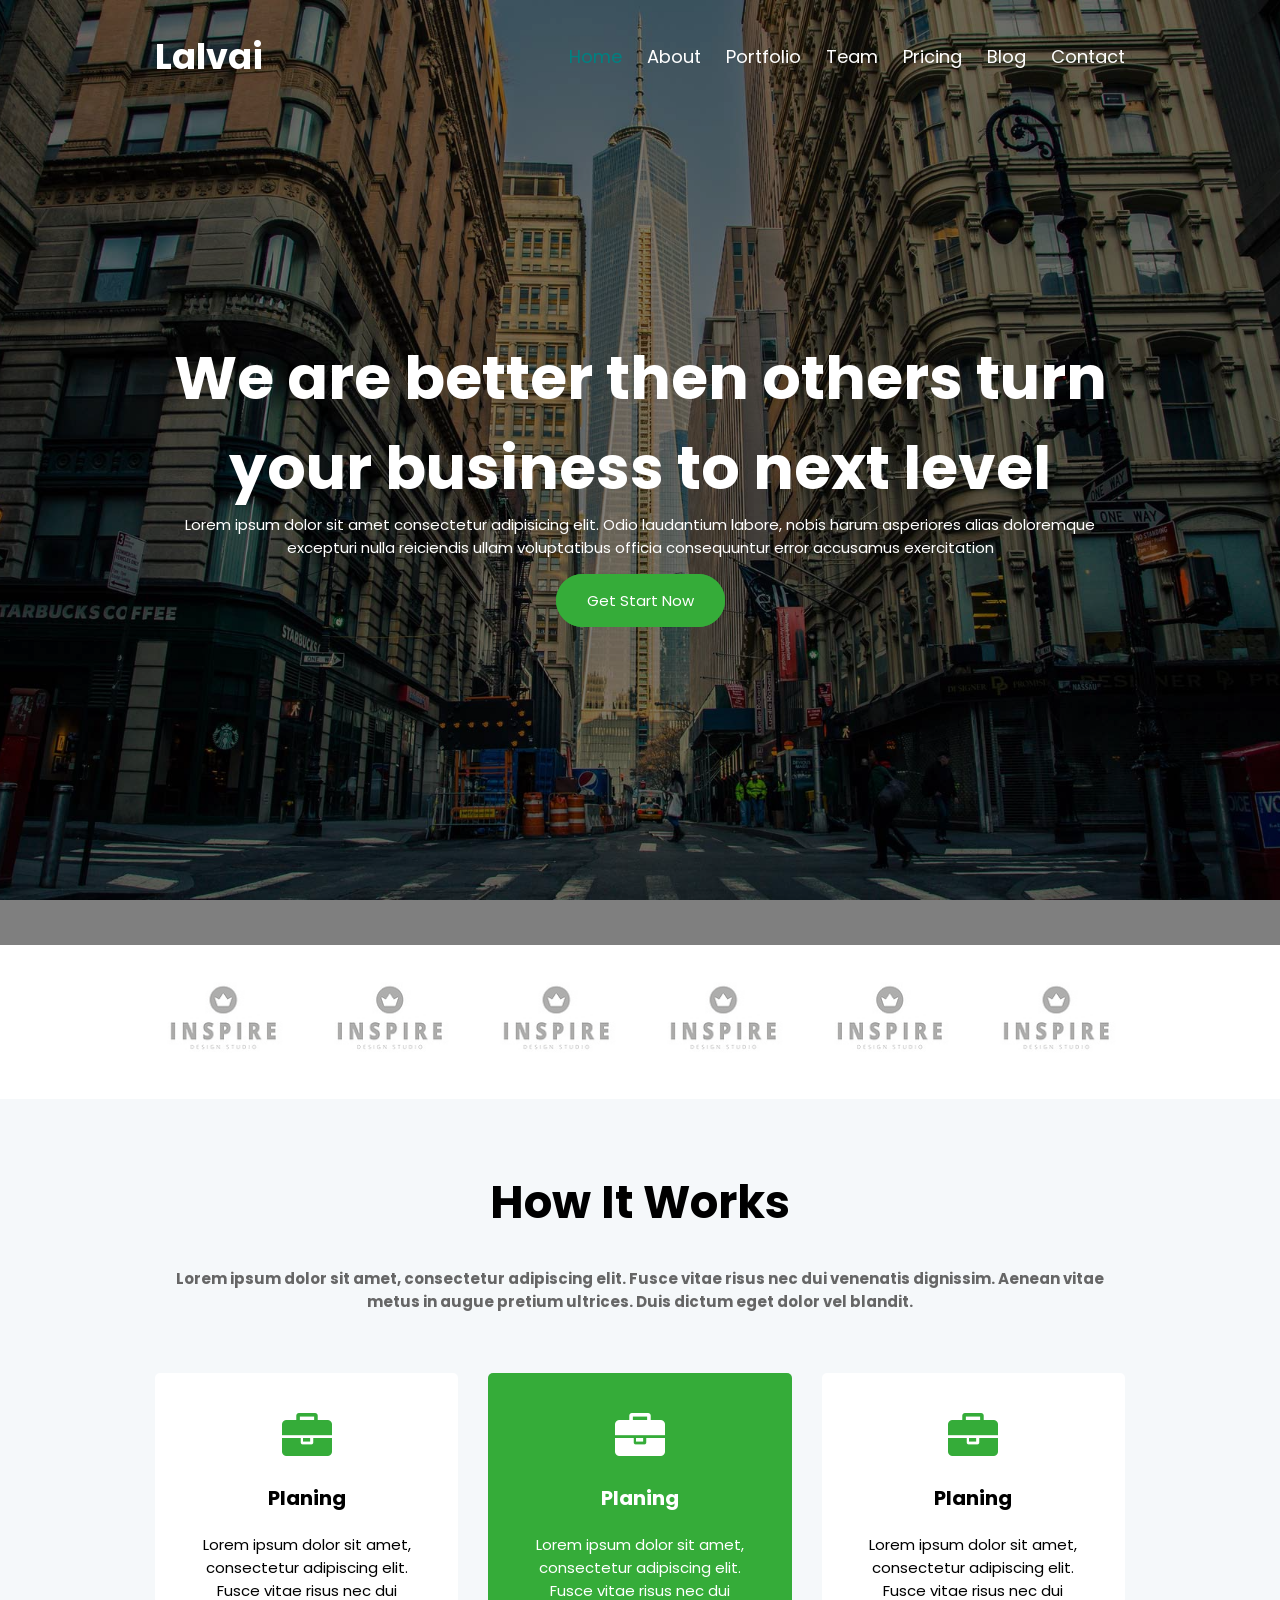
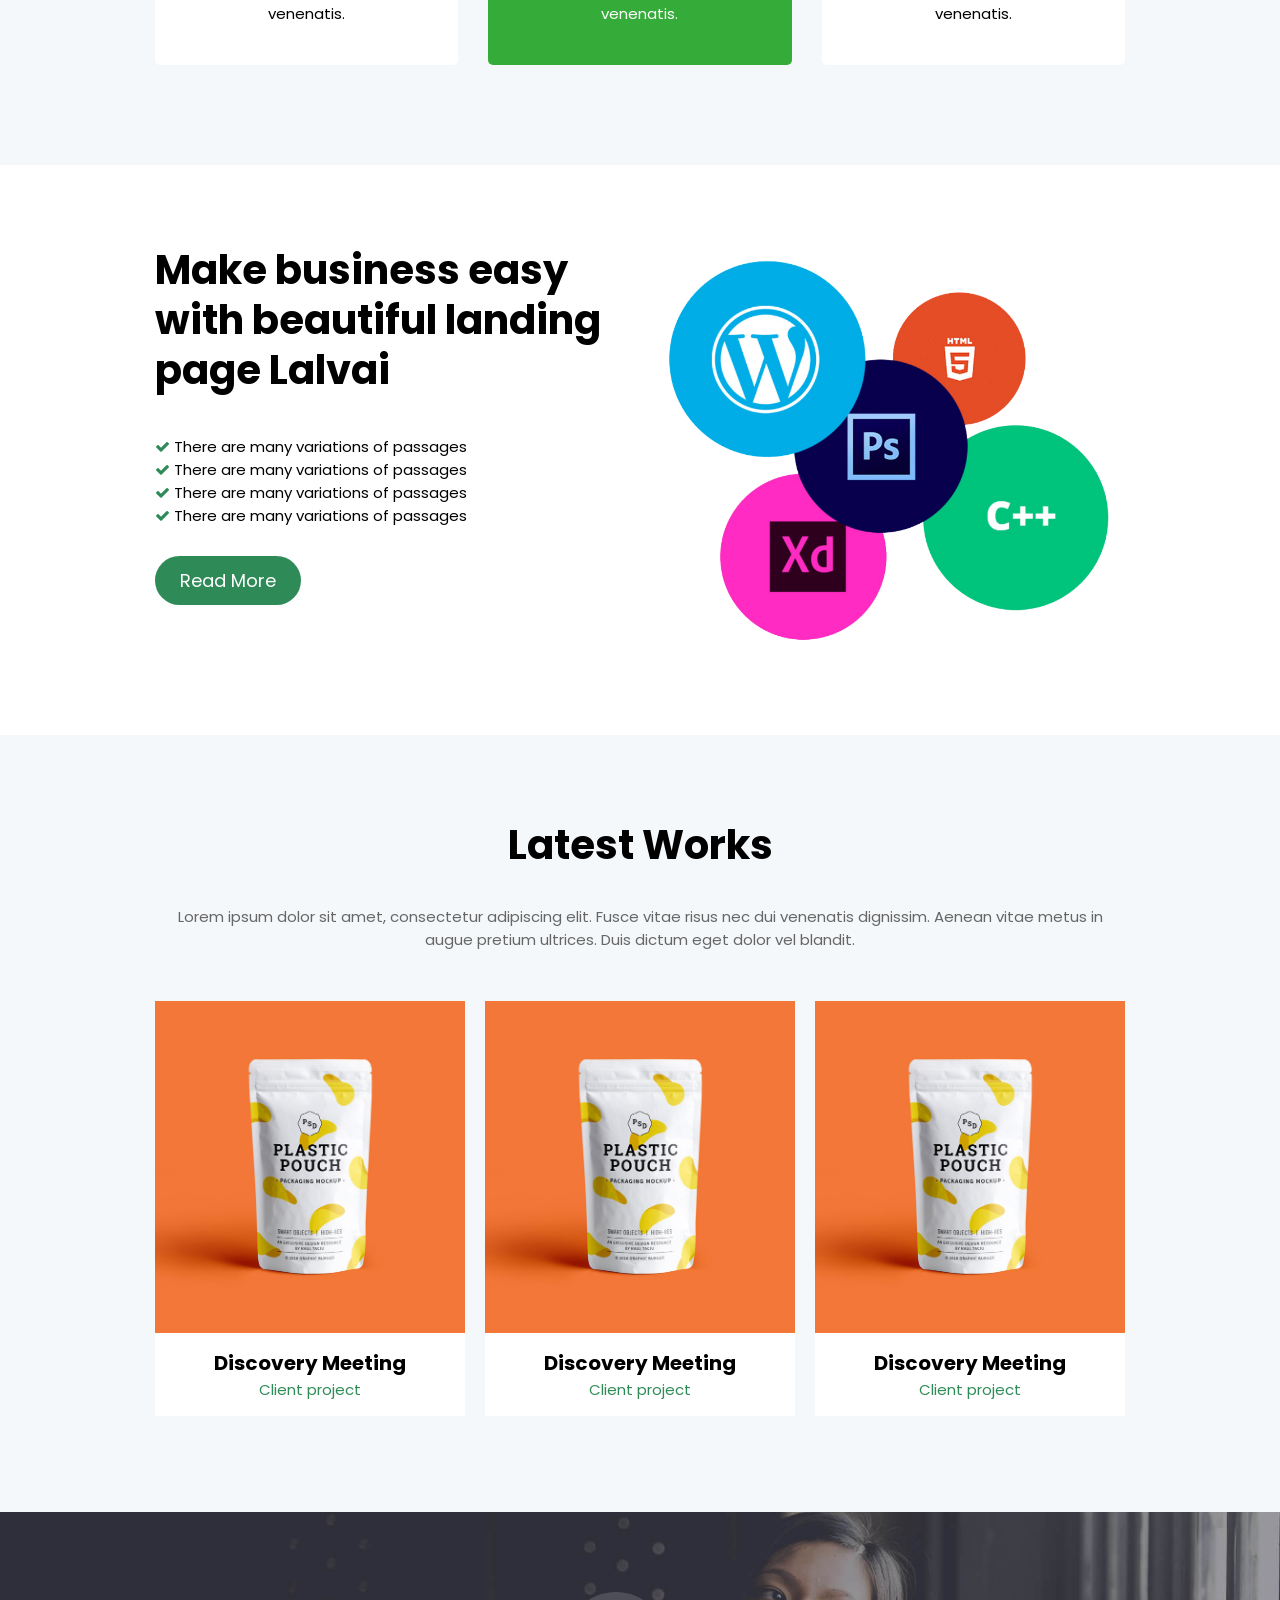
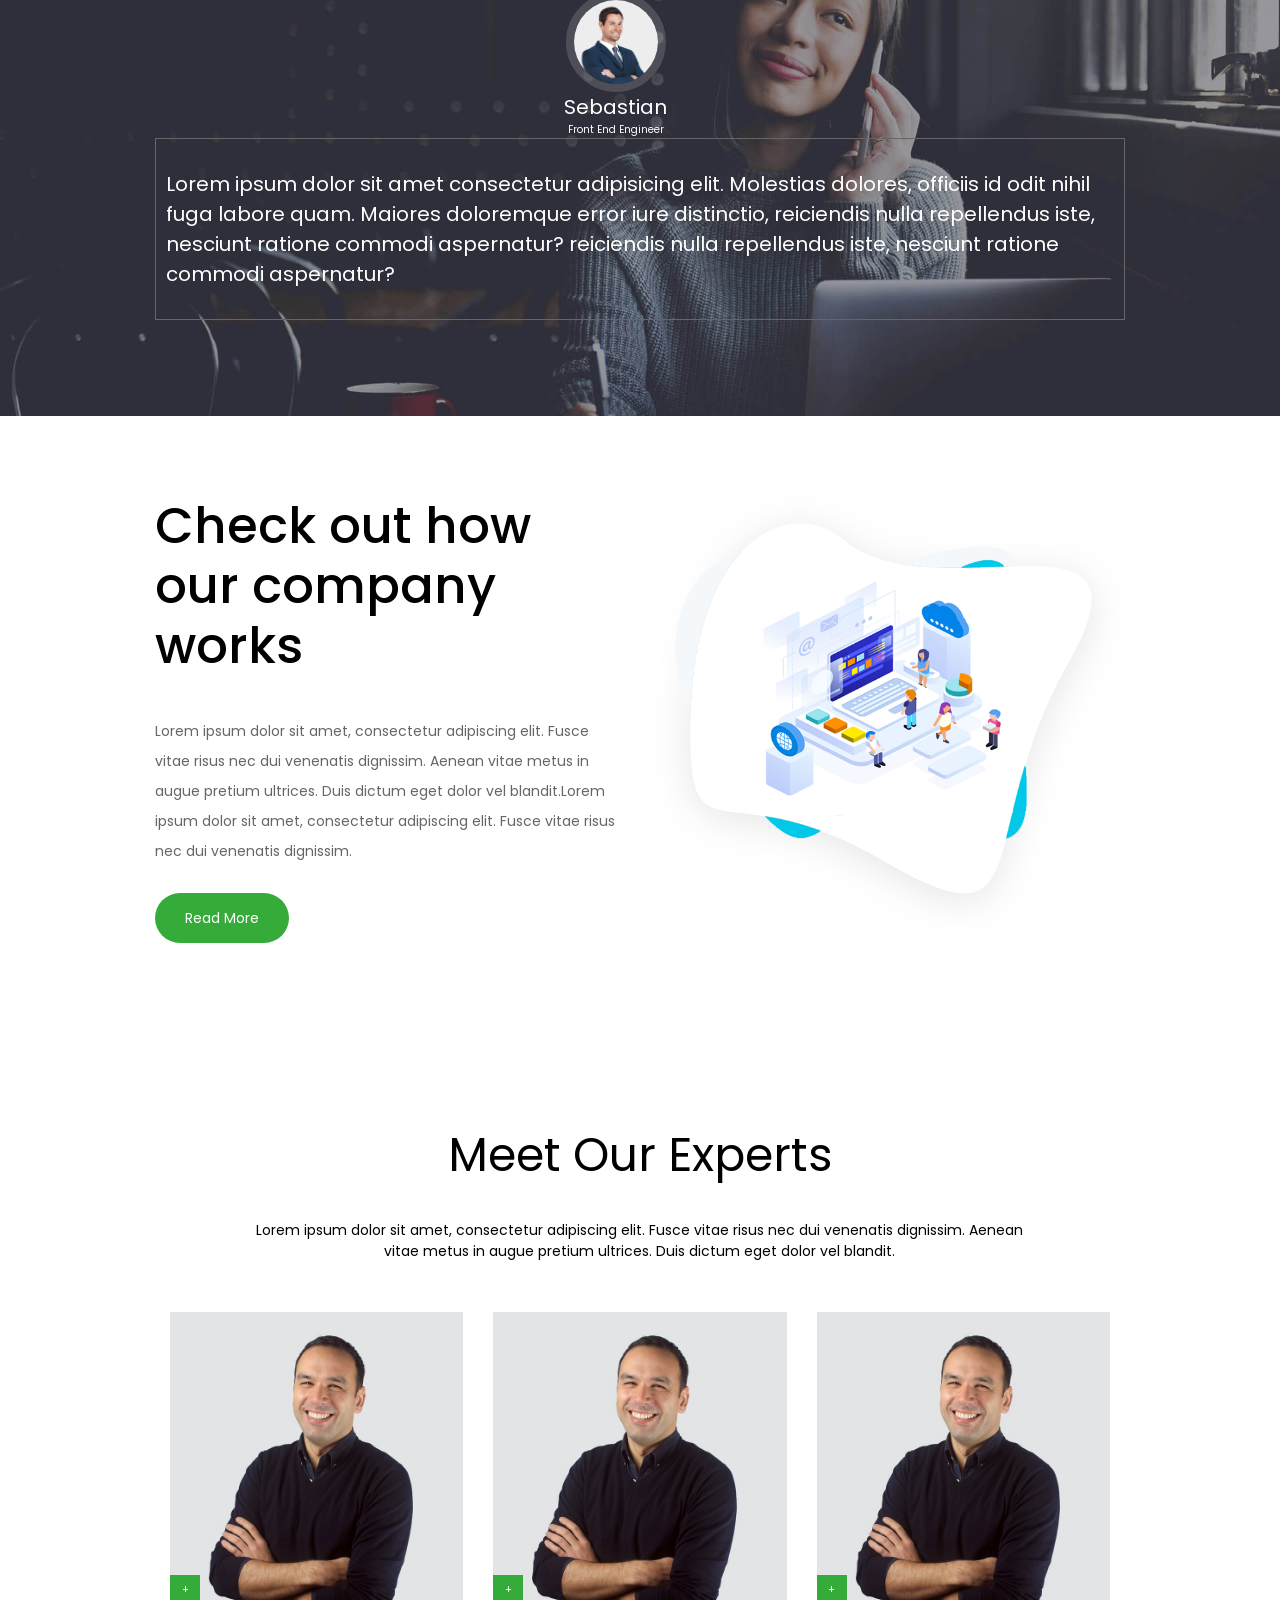
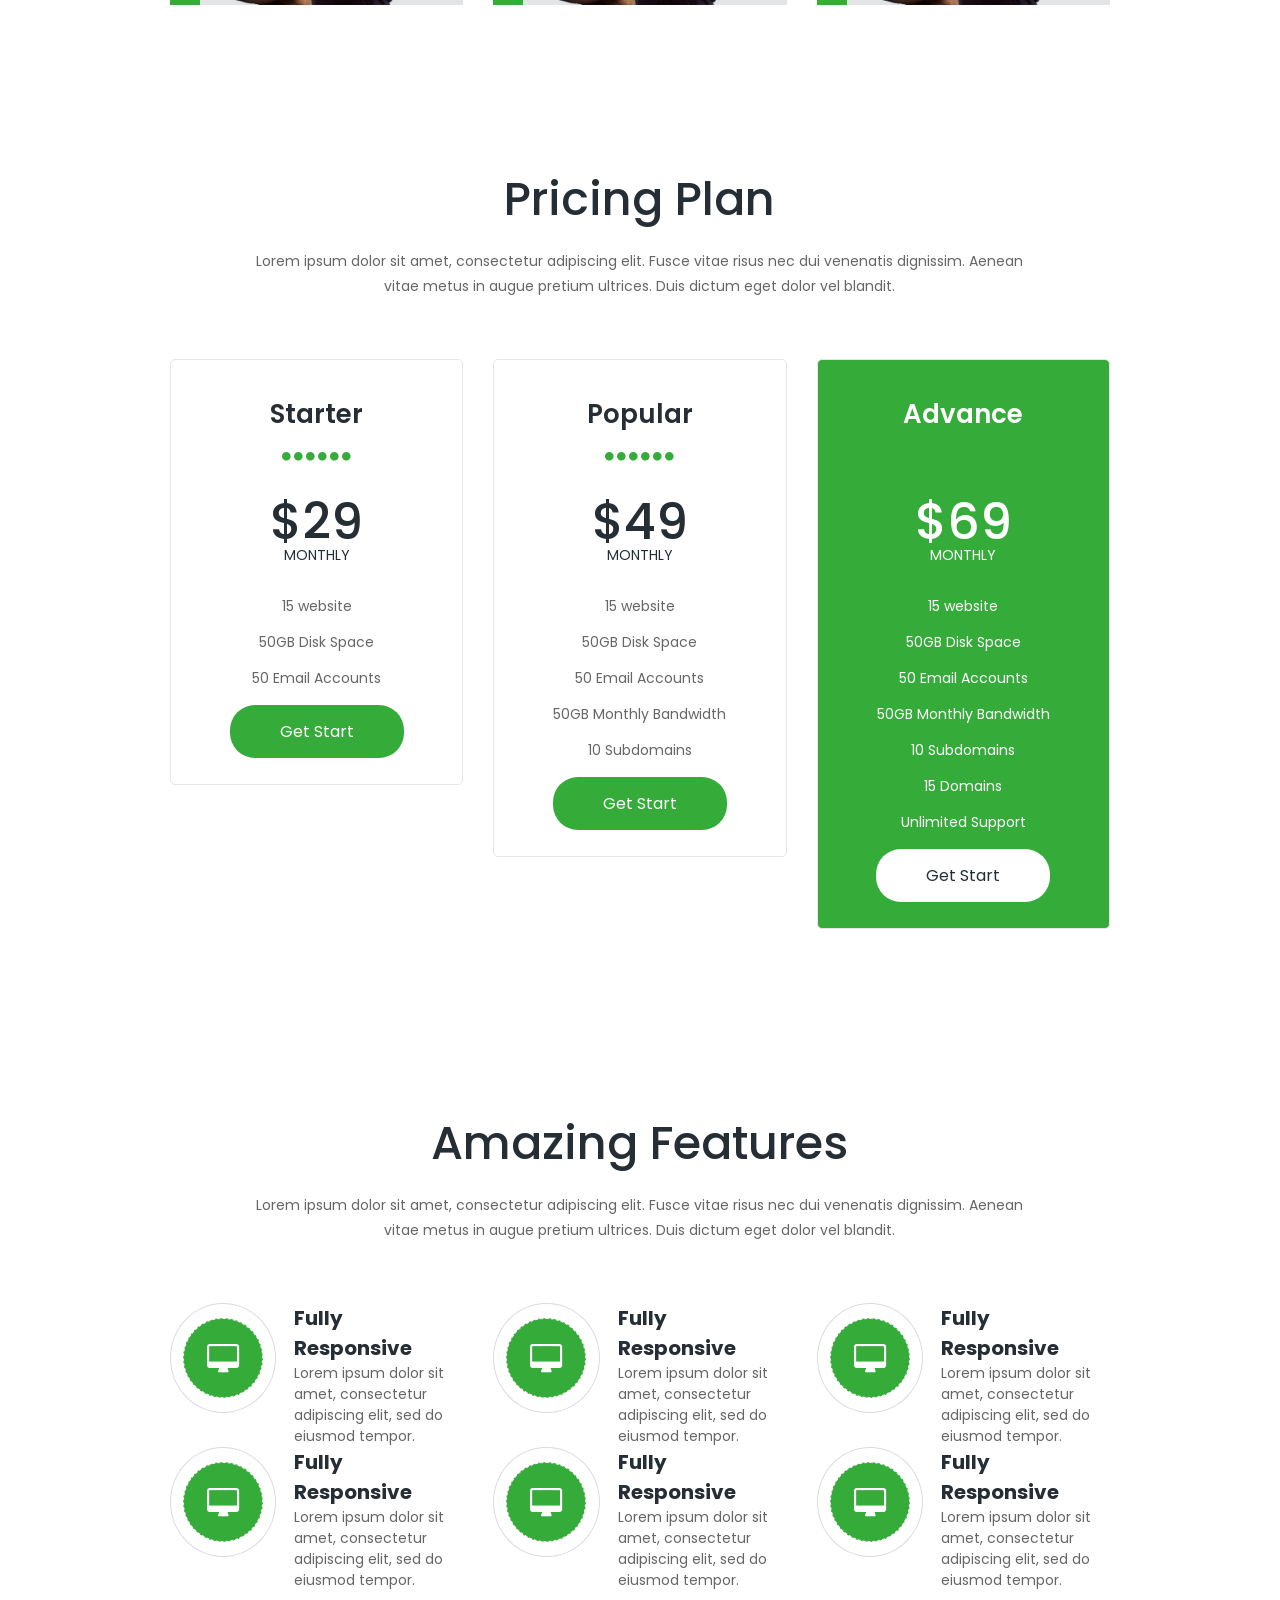
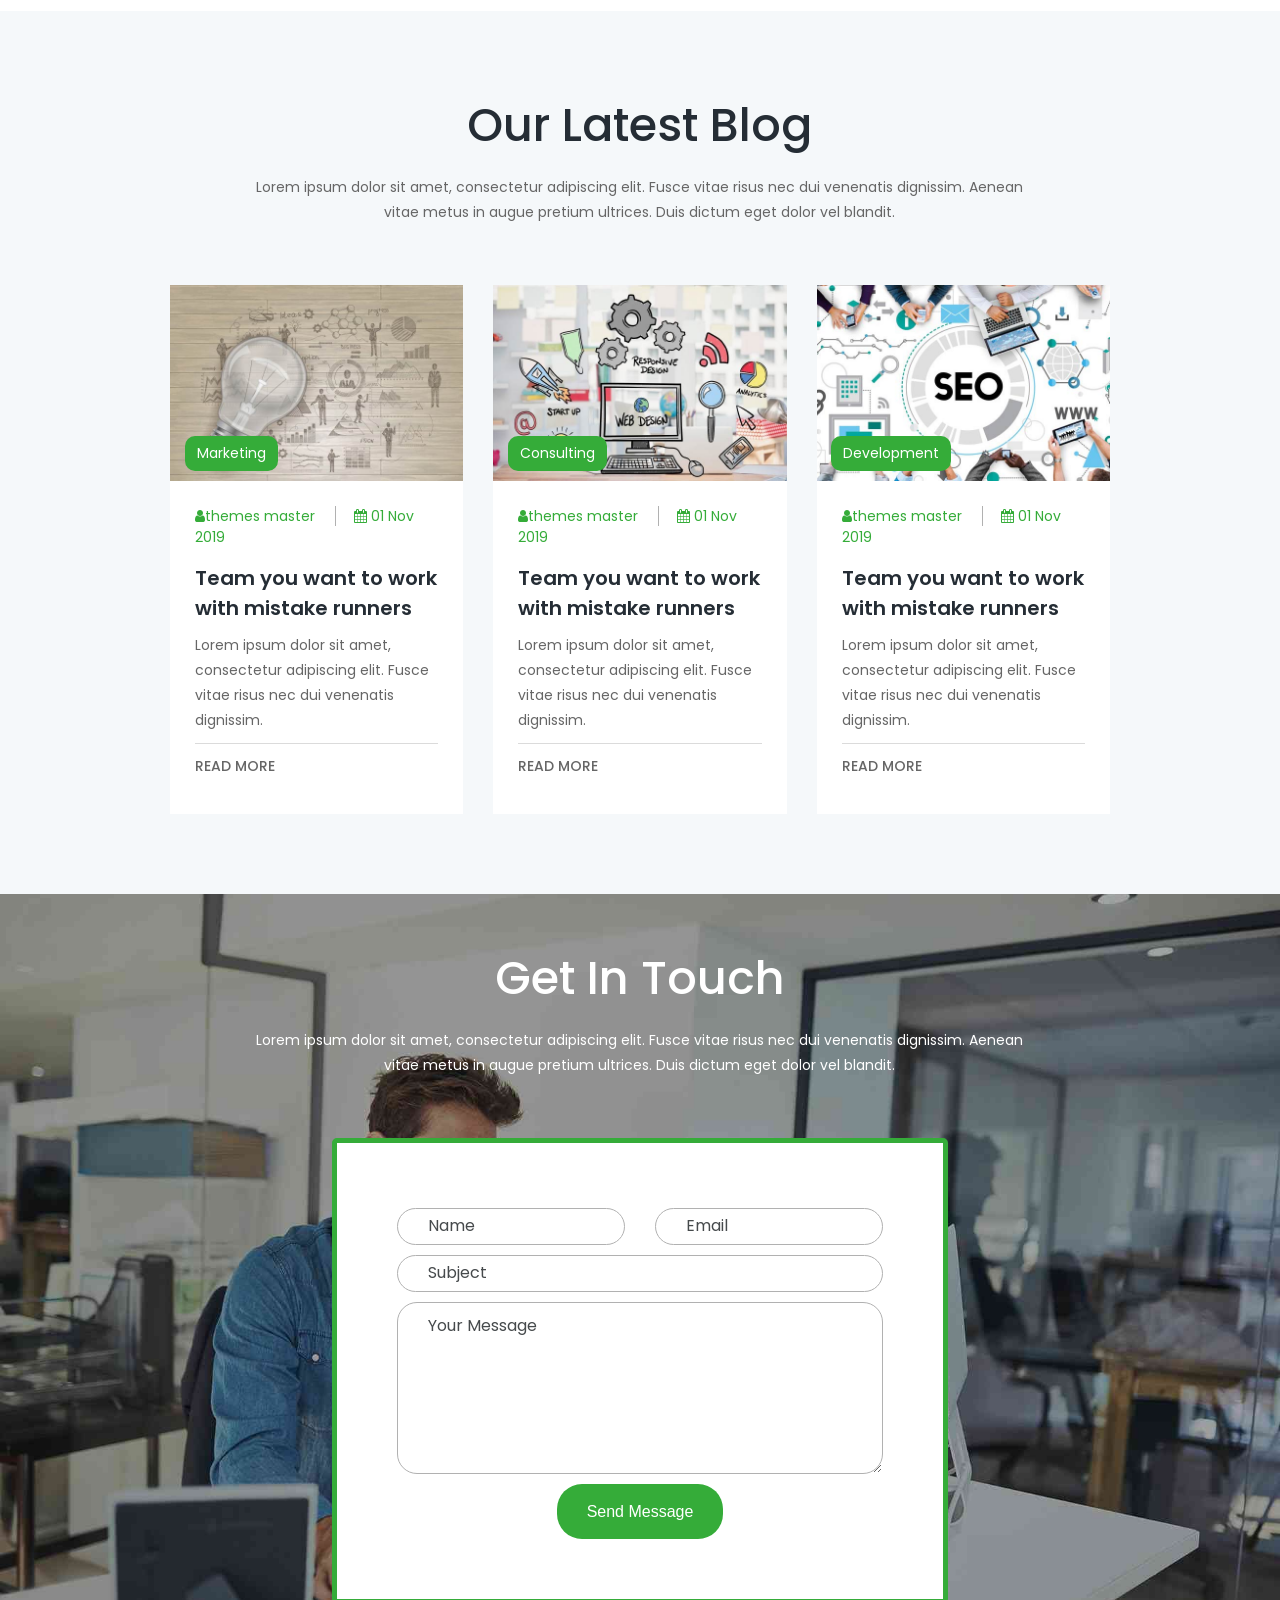
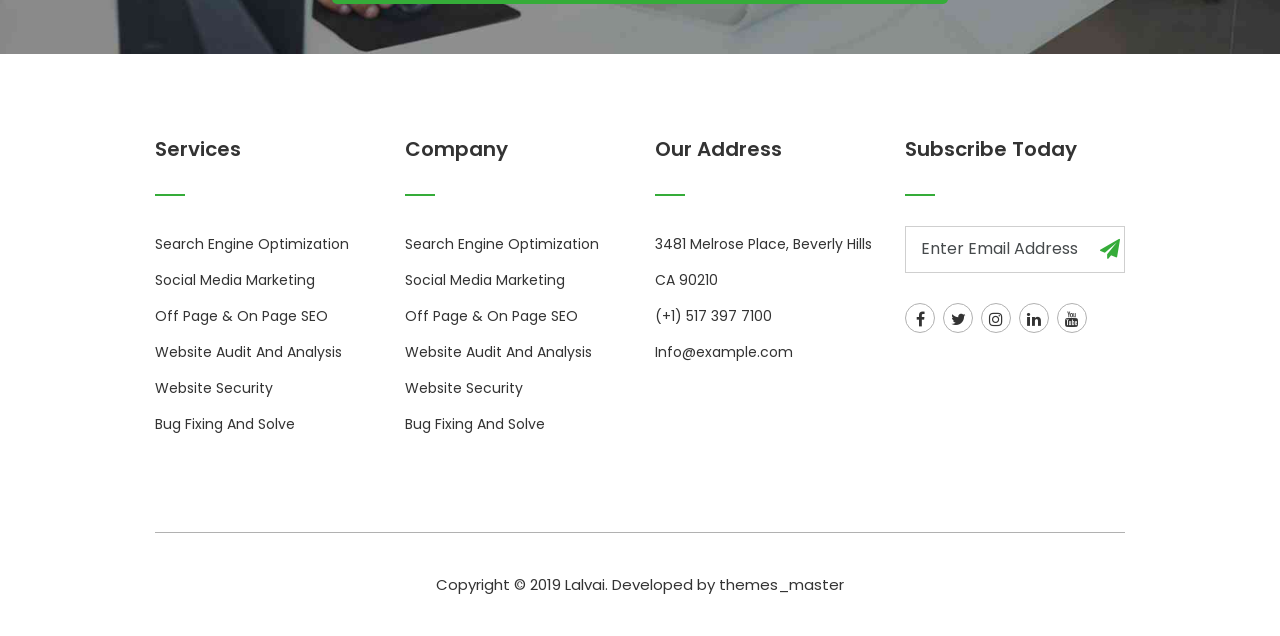
<file: Day-29 (04-04-2020)/index.html>
<!DOCTYPE html>
<html lang="en">

<head>
    <meta charset="UTF-8">
    <meta name="viewport" content="width=device-width, initial-scale=1.0">
    <title>Lalvai</title>
    <link rel="stylesheet" href="assets/css/_grid.css">
    <link rel="stylesheet" href="assets/css/main.css">
    <link href='https://fonts.googleapis.com/css?family=Poppins' rel='stylesheet'>
    <link rel="stylesheet" href="https://stackpath.bootstrapcdn.com/font-awesome/4.7.0/css/font-awesome.min.css">
    <!--=============owlcarousel===========-->
    <link rel="stylesheet" href="assets/css/owl.carousel.css">
    <link rel="stylesheet" href="assets/css/owl.theme.default.css">
</head>

<body>
    <div class="wrapper">
        <!--==============Header==============-->
        <div class="header">
            <div class="container">
                <div class="header__top d-flex">
                    <h2 class="header__top-logo">
                        Lalvai
                    </h2>
                    <ul class="header__top-listItem d-flex">
                        <li class="header__top-item"><a href="#" class="header__top-link link1">Home</a></li>
                        <li class="header__top-item"><a href="#" class="header__top-link">About</a></li>
                        <li class="header__top-item"><a href="#" class="header__top-link">Portfolio</a></li>
                        <li class="header__top-item"><a href="#" class="header__top-link">Team</a></li>
                        <li class="header__top-item"><a href="#" class="header__top-link">Pricing</a></li>
                        <li class="header__top-item"><a href="#" class="header__top-link">Blog</a></li>
                        <li class="header__top-item"><a href="#" class="header__top-link">Contact</a></li>
                    </ul>
                </div>
            </div>
        </div>
        <!--==============banner==============-->
        <div class="banner">
            <div class="container">
                <div class="banner__overlay"></div>
                <div class="banner__text">
                    <h1 class="banner__text-title">
                        We are better then others turn your business to next level
                    </h1>
                    <p class="banner__text-des">
                        Lorem ipsum dolor sit amet consectetur adipisicing elit. Odio laudantium labore, nobis harum asperiores alias doloremque excepturi nulla reiciendis ullam voluptatibus officia consequuntur error accusamus exercitation
                    </p>
                    <a href="#" class="banner__text-button">
                        Get Start Now
                    </a>
                </div>
            </div>
        </div>
        <!--==============logo==============-->
        <div class="logo">
            <div class="container">
                <div class="block__logo">
                    <div class="row">
                        <div class="col-12 col-md-4 col-lg-2">
                            <div class="block__logo-listImg d-flex justify-center">
                                <img src="assets/images/2.png" alt="" class="block__logo-img">
                            </div>
                        </div>
                        <div class="col-12 col-md-4 col-lg-2">
                            <div class="block__logo-listImg d-flex justify-center">
                                <img src="assets/images/2.png" alt="" class="block__logo-img">
                            </div>
                        </div>
                        <div class="col-12 col-md-4 col-lg-2">
                            <div class="block__logo-listImg d-flex justify-center">
                                <img src="assets/images/2.png" alt="" class="block__logo-img">
                            </div>
                        </div>
                        <div class="col-12 col-md-4 col-lg-2">
                            <div class="block__logo-listImg d-flex justify-center">
                                <img src="assets/images/2.png" alt="" class="block__logo-img">
                            </div>
                        </div>
                        <div class="col-12 col-md-4 col-lg-2">
                            <div class="block__logo-listImg d-flex justify-center">
                                <img src="assets/images/2.png" alt="" class="block__logo-img">
                            </div>
                        </div>
                        <div class="col-12 col-md-4 col-lg-2">
                            <div class="block__logo-listImg d-flex justify-center">
                                <img src="assets/images/2.png" alt="" class="block__logo-img">
                            </div>
                        </div>
                    </div>
                </div>
            </div>
        </div>
        <!--==============how==============-->
        <div class="how">
            <div class="container">
                <div class="how__text">
                    <h1 class="how__text-title">
                        How It Works
                        <h1>
                            <p class="how__text-des">
                                Lorem ipsum dolor sit amet, consectetur adipiscing elit. Fusce vitae risus nec dui venenatis dignissim. Aenean vitae metus in augue pretium ultrices. Duis dictum eget dolor vel blandit.
                            </p>
                </div>
                <div class="how__box">
                    <div class="row">
                        <div class="col-12 d-flex justify-center align-center text-center col-md-4 ">
                            <div class="how__blockItem">
                                <div class="how__blockItem-icon">
                                    <i class="fa fa-briefcase"></i>
                                </div>
                                <h1 class="how__blockItem-title">
                                    Planing
                                </h1>
                                <p class="how__blockItem-des">
                                    Lorem ipsum dolor sit amet, consectetur adipiscing elit. Fusce vitae risus nec dui venenatis.
                                </p>
                            </div>
                        </div>
                        <div class="col-12 d-flex justify-center align-center text-center col-md-4">
                            <div class="how__blockItem how__blockItem-green">
                                <div class="how__blockItem-icon">
                                    <i class="fa fa-briefcase"></i>
                                </div>
                                <h1 class="how__blockItem-title">
                                    Planing
                                </h1>
                                <p class="how__blockItem-des">
                                    Lorem ipsum dolor sit amet, consectetur adipiscing elit. Fusce vitae risus nec dui venenatis.
                                </p>
                            </div>
                        </div>
                        <div class="col-12 d-flex justify-center align-center text-center col-md-4">
                            <div class="how__blockItem">
                                <div class="how__blockItem-icon">
                                    <i class="fa fa-briefcase"></i>
                                </div>
                                <h1 class="how__blockItem-title">
                                    Planing
                                </h1>
                                <p class="how__blockItem-des">
                                    Lorem ipsum dolor sit amet, consectetur adipiscing elit. Fusce vitae risus nec dui venenatis.
                                </p>
                            </div>
                        </div>
                    </div>
                </div>
            </div>
        </div>
        <!--==============business==============-->
        <div class="business">
            <div class="container">
                <div class="row">
                    <div class="col-12 col-lg-6">
                        <div class="business__blockItem">
                            <h1 class="business__blockItem-title">
                                Make business easy with beautiful landing page Lalvai
                            </h1>
                            <div class="business__blockItem-des">
                                <p><i class="fa fa-check"></i> There are many variations of passages</p>
                                <p><i class="fa fa-check"></i> There are many variations of passages</p>
                                <p><i class="fa fa-check"></i> There are many variations of passages</p>
                                <p><i class="fa fa-check"></i> There are many variations of passages</p>

                            </div>
                            <a href="" class="business__blockItem-button">
                                Read More
                            </a>
                        </div>
                    </div>
                    <div class="col-12 col-lg-6 ">
                        <div class="business__blockItem">
                            <img src="assets/images/icon.png" alt="" class="business__blockItem-img">
                        </div>
                    </div>
                </div>
            </div>
        </div>
        <!--==============works==============-->
        <div class="works">
            <div class="container">
                <div class="works__text text-center">
                    <h1 class="works__text-title">
                        Latest Works
                    </h1>
                    <p class="works__text-des">
                        Lorem ipsum dolor sit amet, consectetur adipiscing elit. Fusce vitae risus nec dui venenatis dignissim. Aenean vitae metus in augue pretium ultrices. Duis dictum eget dolor vel blandit.
                    </p>
                </div>
                <div class="works__slide">
                    <div class="owl-carousel">
                        <div class="works__slide-plastic">
                            <div class="works__slide-images">
                                <img src="assets/images/3.jpg" alt="" class="works__slide-img">
                                <div class="works__slide-overlay">
                                    <p class="overlay__icon">
                                        +
                                    </p>
                                </div>
                            </div>
                            <div class="works__slide-text">
                                <h1 class="works__slide-title">
                                    Discovery Meeting
                                </h1>
                                <p class="works__slide-position">
                                    Client project
                                </p>
                            </div>
                        </div>
                        <div class="works__slide-plastic">
                            <div class="works__slide-images">
                                <img src="assets/images/3.jpg" alt="" class="works__slide-img">
                                <div class="works__slide-overlay">
                                    <p class="overlay__icon">
                                        +
                                    </p>
                                </div>
                            </div>
                            <div class="works__slide-text">
                                <h1 class="works__slide-title">
                                    Discovery Meeting
                                </h1>
                                <p class="works__slide-position">
                                    Client project
                                </p>
                            </div>
                        </div>
                        <div class="works__slide-plastic">
                            <div class="works__slide-images">
                                <img src="assets/images/3.jpg" alt="" class="works__slide-img">
                                <div class="works__slide-overlay">
                                    <p class="overlay__icon">
                                        +
                                    </p>
                                </div>
                            </div>
                            <div class="works__slide-text">
                                <h1 class="works__slide-title">
                                    Discovery Meeting
                                </h1>
                                <p class="works__slide-position">
                                    Client project
                                </p>
                            </div>
                        </div>
                        <div class="works__slide-plastic">
                            <div class="works__slide-images">
                                <img src="assets/images/3.jpg" alt="" class="works__slide-img">
                                <div class="works__slide-overlay">
                                    <p class="overlay__icon">
                                        +
                                    </p>
                                </div>
                            </div>
                            <div class="works__slide-text">
                                <h1 class="works__slide-title">
                                    Discovery Meeting
                                </h1>
                                <p class="works__slide-position">
                                    Client project
                                </p>
                            </div>
                        </div>
                        <div class="works__slide-plastic">
                            <div class="works__slide-images">
                                <img src="assets/images/3.jpg" alt="" class="works__slide-img">
                                <div class="works__slide-overlay">
                                    <p class="overlay__icon">
                                        +
                                    </p>
                                </div>
                            </div>
                            <div class="works__slide-text">
                                <h1 class="works__slide-title">
                                    Discovery Meeting
                                </h1>
                                <p class="works__slide-position">
                                    Client project
                                </p>
                            </div>
                        </div>
                        <div class="works__slide-plastic">
                            <div class="works__slide-images">
                                <img src="assets/images/3.jpg" alt="" class="works__slide-img">
                                <div class="works__slide-overlay">
                                    <p class="overlay__icon">
                                        +
                                    </p>
                                </div>
                            </div>
                            <div class="works__slide-text">
                                <h1 class="works__slide-title">
                                    Discovery Meeting
                                </h1>
                                <p class="works__slide-position">
                                    Client project
                                </p>
                            </div>
                        </div>
                    </div>
                </div>
            </div>
        </div>
    </div>
    <!--==============comment==============-->
    <div class="comment">
        <div class="container">
            <div class="slide__comment">
                <div class="owl-carousel">
                    <div class="slideComment__blockItem d-flex align-center ">
                        <div class="slideComment__introduce">
                            <div class="slideComment__introduce-img">
                                <img src="assets/images/img-1.jpg" alt="">
                            </div>
                            <p class="slideComment__introduce-name ">
                                Sebastian
                            </p>
                            <p class="slideComment__introduce-position">
                                Front End Engineer
                            </p>
                        </div>
                        <p class="slideComment__blockItem-text">
                            Lorem ipsum dolor sit amet consectetur adipisicing elit. Molestias dolores, officiis id odit nihil fuga labore quam. Maiores doloremque error iure distinctio, reiciendis nulla repellendus iste, nesciunt ratione commodi aspernatur? reiciendis nulla repellendus
                            iste, nesciunt ratione commodi aspernatur?
                        </p>
                    </div>
                    <div class="slideComment__blockItem d-flex align-center">
                        <div class="slideComment__introduce">
                            <div class="slideComment__introduce-img">
                                <img src="assets/images/img-1.jpg" alt="">
                            </div>
                            <p class="slideComment__introduce-name">
                                Sebastian
                            </p>
                            <p class="slideComment__introduce-position">
                                Front End Engineer
                            </p>
                        </div>
                        <p class="slideComment__blockItem-text">
                            Lorem ipsum dolor sit amet consectetur adipisicing elit. Molestias dolores, officiis id odit nihil fuga labore quam. Maiores doloremque error iure distinctio, reiciendis nulla repellendus iste, nesciunt ratione commodi aspernatur? reiciendis nulla repellendus
                            iste, nesciunt ratione commodi aspernatur?
                        </p>
                    </div>
                    <div class="slideComment__blockItem d-flex align-center">
                        <div class="slideComment__introduce">
                            <img src="assets/images/img-1.jpg" alt="" class="slideComment__introduce-img">
                            <p class="slideComment__introduce-name">
                                Sebastian
                            </p>
                            <p class="slideComment__introduce-position">
                                Front End Engineer
                            </p>
                        </div>
                        <p class="slideComment__blockItem-text">
                            Lorem ipsum dolor sit amet consectetur adipisicing elit. Molestias dolores, officiis id odit nihil fuga labore quam. Maiores doloremque error iure distinctio, reiciendis nulla repellendus iste, nesciunt ratione commodi aspernatur? reiciendis nulla repellendus
                            iste, nesciunt ratione commodi aspernatur?
                        </p>
                    </div>
                </div>
            </div>
        </div>
    </div>
    <!--==============check==============-->
    <div class="checkOut">
        <div class="container">
            <div class="row">
                <div class="col-12 col-md-8 col-lg-6">
                    <div class="checkOut__text">
                        <h2 class="checkOut__title">Check out how our company works</h2>
                        <p class="checkOut__desc">Lorem ipsum dolor sit amet, consectetur adipiscing elit. Fusce vitae risus nec dui venenatis dignissim. Aenean vitae metus in augue pretium ultrices. Duis dictum eget dolor vel blandit.Lorem ipsum dolor sit amet, consectetur adipiscing
                            elit. Fusce vitae risus nec dui venenatis dignissim.</p>
                        <div class="checkOut__button">
                            <a href="" class="button__link">Read More</a>
                        </div>
                    </div>
                </div>
                <div class="col-12 col-md-12 col-lg-6">
                    <img src="assets/images/feature.png" alt="">
                </div>
            </div>
        </div>
    </div>
    <!--==============experts==============-->
    <div class="experts">
        <div class="container">
            <div class="row d-flex justify-center">
                <div class="col-10 ">
                    <div class="experts__text text-center">
                        <p class="experts__text-title">
                            Meet Our Experts
                        </p>
                        <p class="experts__text-des">
                            Lorem ipsum dolor sit amet, consectetur adipiscing elit. Fusce vitae risus nec dui venenatis dignissim. Aenean vitae metus in augue pretium ultrices. Duis dictum eget dolor vel blandit.
                        </p>
                    </div>
                </div>
            </div>
            <div class="experts__box d-flex">
                <div class="col-12 col-md-4">
                    <div class="experts__box-img">
                        <img src="assets/images/img-1 (1).jpg" alt="">
                        <p class="experts__box-imgIcon">
                            +
                        </p>
                        <div class="experts__box-overlay">
                            <i class="fa fa-youtube one"></i>
                            <i class="fa fa-youtube two"></i>
                            <i class="fa fa-youtube three"></i>
                            <i class="fa fa-youtube four"></i>
                            <div class="experts__box-overlayText">
                                ESRAT POPY <br> Support Specialist
                            </div>
                        </div>
                    </div>
                </div>
                <div class="col-12 col-md-4">
                    <div class="experts__box-img">
                        <img src="assets/images/img-1 (1).jpg" alt="">
                        <p class="experts__box-imgIcon">
                            +
                        </p>
                        <div class="experts__box-overlay">
                            <i class="fa fa-youtube one"></i>
                            <i class="fa fa-youtube two"></i>
                            <i class="fa fa-youtube three"></i>
                            <i class="fa fa-youtube four"></i>
                            <div class="experts__box-overlayText">
                                ESRAT POPY <br> Support Specialist
                            </div>
                        </div>
                    </div>
                </div>
                <div class="col-12 col-md-4">
                    <div class="experts__box-img">
                        <img src="assets/images/img-1 (1).jpg" alt="">
                        <p class="experts__box-imgIcon">
                            +
                        </p>
                        <div class="experts__box-overlay">
                            <i class="fa fa-youtube one"></i>
                            <i class="fa fa-youtube two"></i>
                            <i class="fa fa-youtube three"></i>
                            <i class="fa fa-youtube four"></i>
                            <div class="experts__box-overlayText">
                                ESRAT POPY <br> Support Specialist
                            </div>
                        </div>
                    </div>
                </div>
            </div>
        </div>
    </div>
    <!-- Start Plan -->
    <div class="plan">
        <div class="container">
            <div class="plan__top">
                <div class="col-10">
                    <h1 class="top__title">Pricing Plan</h1>
                    <p class="top__desc">Lorem ipsum dolor sit amet, consectetur adipiscing elit. Fusce vitae risus nec dui venenatis dignissim. Aenean vitae metus in augue pretium ultrices. Duis dictum eget dolor vel blandit.</p>
                </div>
            </div>

            <div class="plan__bottom">
                <div class="col-12 col-md-4 col-lg-4">
                    <div class="plan__card">
                        <h4 class="card__title">Starter</h4>
                        <div class="card__circle">
                            <i class="fa fa-circle"></i>
                            <i class="fa fa-circle"></i>
                            <i class="fa fa-circle"></i>
                            <i class="fa fa-circle"></i>
                            <i class="fa fa-circle"></i>
                            <i class="fa fa-circle"></i>
                        </div>
                        <p class="card__price">$29</p>
                        <p class="card__time">MONTHLY</p>
                        <div class="card__option">
                            <p class="option__website">15 website</p>
                            <p class="option__disk">50GB Disk Space</p>
                            <p class="option__email">50 Email Accounts</p>
                        </div>
                        <div href="" class="card__button">
                            <a href="" class="button__link">Get Start</a>
                        </div>
                    </div>
                </div>

                <div class="col-12 col-md-4 col-lg-4">
                    <div class="plan__card">
                        <h4 class="card__title">Popular</h4>
                        <div class="card__circle">
                            <i class="fa fa-circle"></i>
                            <i class="fa fa-circle"></i>
                            <i class="fa fa-circle"></i>
                            <i class="fa fa-circle"></i>
                            <i class="fa fa-circle"></i>
                            <i class="fa fa-circle"></i>
                        </div>
                        <p class="card__price">$49</p>
                        <p class="card__time">MONTHLY</p>
                        <div class="card__option">
                            <p class="option__website">15 website</p>
                            <p class="option__disk">50GB Disk Space</p>
                            <p class="option__email">50 Email Accounts</p>
                            <p class="option__bandwidth">50GB Monthly Bandwidth</p>
                            <p class="subdomains">10 Subdomains</p>
                        </div>
                        <div href="" class="card__button">
                            <a href="" class="button__link">Get Start</a>
                        </div>
                    </div>
                </div>

                <div class="col-12 col-md-4 col-lg-4">
                    <div class="plan__card card__green">
                        <h4 class="card__title">Advance</h4>
                        <div class="card__circle">
                            <i class="fa fa-circle"></i>
                            <i class="fa fa-circle"></i>
                            <i class="fa fa-circle"></i>
                            <i class="fa fa-circle"></i>
                            <i class="fa fa-circle"></i>
                            <i class="fa fa-circle"></i>
                        </div>
                        <p class="card__price">$69</p>
                        <p class="card__time">MONTHLY</p>
                        <div class="card__option">
                            <p class="option__website">15 website</p>
                            <p class="option__disk">50GB Disk Space</p>
                            <p class="option__email">50 Email Accounts</p>
                            <p class="option__bandwidth">50GB Monthly Bandwidth</p>
                            <p class="option__subdomains">10 Subdomains</p>
                            <p class="option__domains">15 Domains</p>
                            <p class="option__support">Unlimited Support</p>
                        </div>
                        <div href="" class="card__button">
                            <a href="" class="button__link">Get Start</a>
                        </div>
                    </div>
                </div>
            </div>
        </div>
    </div>
    <!-- End Plan -->

    <!-- Start Features -->
    <div class="features">
        <div class="container">
            <div class="features__top">
                <div class="col-10">
                    <h1 class="top__title">Amazing Features</h1>
                    <p class="top__desc">Lorem ipsum dolor sit amet, consectetur adipiscing elit. Fusce vitae risus nec dui venenatis dignissim. Aenean vitae metus in augue pretium ultrices. Duis dictum eget dolor vel blandit.</p>
                </div>
            </div>

            <div class="features__bottom">
                <div class="col-12 col-md-6 col-lg-4">
                    <div class="features__item">
                        <div class="item__icon">
                            <i class="fa fa-desktop features__icon"></i>
                        </div>
                        <div class="item__content">
                            <h4 class="content__title">Fully Responsive</h4>
                            <p class="content__desc">Lorem ipsum dolor sit amet, consectetur adipiscing elit, sed do eiusmod tempor.</p>
                        </div>
                    </div>
                </div>

                <div class="col-12 col-md-6 col-lg-4">
                    <div class="features__item">
                        <div class="item__icon">
                            <i class="fa fa-desktop features__icon"></i>
                        </div>
                        <div class="item__content">
                            <h4 class="content__title">Fully Responsive</h4>
                            <p class="content__desc">Lorem ipsum dolor sit amet, consectetur adipiscing elit, sed do eiusmod tempor.</p>
                        </div>
                    </div>
                </div>

                <div class="col-12 col-md-6 col-lg-4">
                    <div class="features__item">
                        <div class="item__icon">
                            <i class="fa fa-desktop features__icon"></i>
                        </div>
                        <div class="item__content">
                            <h4 class="content__title">Fully Responsive</h4>
                            <p class="content__desc">Lorem ipsum dolor sit amet, consectetur adipiscing elit, sed do eiusmod tempor.</p>
                        </div>
                    </div>
                </div>

                <div class="col-12 col-md-6 col-lg-4">
                    <div class="features__item">
                        <div class="item__icon">
                            <i class="fa fa-desktop features__icon"></i>
                        </div>
                        <div class="item__content">
                            <h4 class="content__title">Fully Responsive</h4>
                            <p class="content__desc">Lorem ipsum dolor sit amet, consectetur adipiscing elit, sed do eiusmod tempor.</p>
                        </div>
                    </div>
                </div>

                <div class="col-12 col-md-6 col-lg-4">
                    <div class="features__item">
                        <div class="item__icon">
                            <i class="fa fa-desktop features__icon"></i>
                        </div>
                        <div class="item__content">
                            <h4 class="content__title">Fully Responsive</h4>
                            <p class="content__desc">Lorem ipsum dolor sit amet, consectetur adipiscing elit, sed do eiusmod tempor.</p>
                        </div>
                    </div>
                </div>

                <div class="col-12 col-md-6 col-lg-4">
                    <div class="features__item">
                        <div class="item__icon">
                            <i class="fa fa-desktop features__icon"></i>
                        </div>
                        <div class="item__content">
                            <h4 class="content__title">Fully Responsive</h4>
                            <p class="content__desc">Lorem ipsum dolor sit amet, consectetur adipiscing elit, sed do eiusmod tempor.</p>
                        </div>
                    </div>
                </div>
            </div>
        </div>
    </div>
    <!-- End Features -->

    <!-- Start Blog -->
    <div class="blog">
        <div class="container">
            <div class="blog__top">
                <div class="col-10">
                    <h1 class="top__title">Our Latest Blog</h1>
                    <p class="top__desc">Lorem ipsum dolor sit amet, consectetur adipiscing elit. Fusce vitae risus nec dui venenatis dignissim. Aenean vitae metus in augue pretium ultrices. Duis dictum eget dolor vel blandit.</p>
                </div>
            </div>

            <div class="blog__bottom">
                <div class="col-12 col-md-4 col-lg-4">
                    <div class="blog__card">
                        <div class="card__image">
                            <div class="image__tag">Marketing</div>
                            <img src="assets/images/blog-1.jpg" alt="">
                        </div>
                        <div class="card__bottom">
                            <div class="bottom__info">
                                <a class="info__author" href=""><i class="fa fa-user"></i>themes master</a>
                                <a class="info__time" href=""><i class="fa fa-calendar"></i> 01 Nov 2019</a>
                            </div>
                            <div class="card__content">
                                <a href="" class="content__title">Team you want to work with mistake runners</a>
                                <p class="content__desc">Lorem ipsum dolor sit amet, consectetur adipiscing elit. Fusce vitae risus nec dui venenatis dignissim.</p>
                            </div>
                            <div class="card__readMore">
                                <a href="" class="readMore__link">READ MORE</a>
                            </div>
                        </div>
                    </div>
                </div>

                <div class="col-12 col-md-4 col-lg-4">
                    <div class="blog__card">
                        <div class="card__image">
                            <div class="image__tag">Consulting</div>
                            <img src="assets/images/blog-2.jpg" alt="">
                        </div>
                        <div class="card__bottom">
                            <div class="bottom__info">
                                <a class="info__author" href=""><i class="fa fa-user"></i>themes master</a>
                                <a class="info__time" href=""><i class="fa fa-calendar"></i> 01 Nov 2019</a>
                            </div>
                            <div class="card__content">
                                <a href="" class="content__title">Team you want to work with mistake runners</a>
                                <p class="content__desc">Lorem ipsum dolor sit amet, consectetur adipiscing elit. Fusce vitae risus nec dui venenatis dignissim.</p>
                            </div>
                            <div class="card__readMore">
                                <a href="" class="readMore__link">READ MORE</a>
                            </div>
                        </div>
                    </div>
                </div>

                <div class="col-12 col-md-4 col-lg-4">
                    <div class="blog__card">
                        <div class="card__image">
                            <div class="image__tag">Development
                            </div>
                            <img src="assets/images/blog-3.jpg" alt="">
                        </div>
                        <div class="card__bottom">
                            <div class="bottom__info">
                                <a class="info__author" href=""><i class="fa fa-user"></i>themes master</a>
                                <a class="info__time" href=""><i class="fa fa-calendar"></i> 01 Nov 2019</a>
                            </div>
                            <div class="card__content">
                                <a href="" class="content__title">Team you want to work with mistake runners</a>
                                <p class="content__desc">Lorem ipsum dolor sit amet, consectetur adipiscing elit. Fusce vitae risus nec dui venenatis dignissim.</p>
                            </div>
                            <div class="card__readMore">
                                <a href="" class="readMore__link">READ MORE</a>
                            </div>
                        </div>
                    </div>
                </div>
            </div>
        </div>
    </div>
    <!-- End Blog -->

    <!-- Start Contact -->
    <div class="contact">
        <div class="container">
            <div class="contact__top">
                <div class="col-10">
                    <h1 class="top__title">Get In Touch</h1>
                    <p class="top__desc">Lorem ipsum dolor sit amet, consectetur adipiscing elit. Fusce vitae risus nec dui venenatis dignissim. Aenean vitae metus in augue pretium ultrices. Duis dictum eget dolor vel blandit.</p>
                </div>
            </div>
            <div class="contact__bottom">
                <div class="col-12 col-md-10 col-lg-8">
                    <div class="contact__form">
                        <form action="">
                            <div class="row">
                                <div class="col-12 col-md-6 col-lg-6">
                                    <input type="text" name="" id="" placeholder="Name">
                                </div>
                                <div class="col-12 col-md-6 col-lg-6">
                                    <input type="email" name="" id="" placeholder="Email">
                                </div>
                                <div class="col-12">
                                    <input type="text" name="" id="" placeholder="Subject">
                                </div>
                                <div class="col-12">
                                    <textarea name="" id="" cols="30" rows="10" placeholder="Your Message"></textarea>
                                </div>
                            </div>
                            <button class="contact__btn">Send Message</button>
                        </form>
                    </div>
                </div>
            </div>
        </div>
    </div>
    <!-- End Contact -->

    <!-- Start Footer -->
    <footer>
        <div class="container">
            <div class="row">
                <div class="col-12 col-md-6 col-lg-3">
                    <div class="footer__block">
                        <h5 class="block__title">Services</h5>
                        <hr class="footer__lines">
                        <ul class="footer__list">
                            <li class="list__item">
                                <a href="" class="item__link">Search Engine Optimization</a>
                            </li>
                            <li class="list__item">
                                <a href="" class="item__link">Social Media Marketing</a>
                            </li>
                            <li class="list__item">
                                <a href="" class="item__link">Off Page & On Page SEO</a>
                            </li>
                            <li class="list__item">
                                <a href="" class="item__link">Website Audit And Analysis</a>
                            </li>
                            <li class="list__item">
                                <a href="" class="item__link">Website Security</a>
                            </li>
                            <li class="list__item">
                                <a href="" class="item__link">Bug Fixing And Solve</a>
                            </li>
                        </ul>
                    </div>
                </div>
                <div class="col-12 col-md-6 col-lg-3">
                    <div class="footer__block">
                        <h5 class="block__title">Company</h5>
                        <hr class="footer__lines">
                        <ul class="footer__list">
                            <li class="list__item">
                                <a href="" class="item__link">Search Engine Optimization</a>
                            </li>
                            <li class="list__item">
                                <a href="" class="item__link">Social Media Marketing</a>
                            </li>
                            <li class="list__item">
                                <a href="" class="item__link">Off Page & On Page SEO</a>
                            </li>
                            <li class="list__item">
                                <a href="" class="item__link">Website Audit And Analysis</a>
                            </li>
                            <li class="list__item">
                                <a href="" class="item__link">Website Security</a>
                            </li>
                            <li class="list__item">
                                <a href="" class="item__link">Bug Fixing And Solve</a>
                            </li>
                        </ul>
                    </div>
                </div>
                <div class="col-12 col-md-6 col-lg-3">
                    <div class="footer__block">
                        <h5 class="block__title">Our Address</h5>
                        <hr class="footer__lines">
                        <p class="footer__address">3481 Melrose Place, Beverly Hills CA 90210</p>
                        <p class="footer__phone">(+1) 517 397 7100</p>
                        <p class="footer__email">Info@example.com</p>
                    </div>
                </div>
                <div class="col-12 col-md-6 col-lg-3">
                    <div class="footer__block">
                        <h5 class="block__title">Subscribe Today</h5>
                        <hr class="footer__lines">
                        <form action="">
                            <input type="text" name="" id="" placeholder="Enter Email Address">
                            <button><i class="fa fa-paper-plane"></i></button>
                        </form>
                        <div class="footer__social">
                            <a href="">
                                <i class="fa fa-facebook"></i>
                            </a>
                            <a href="">
                                <i class="fa fa-twitter"></i>
                            </a>
                            <a href="">
                                <i class="fa fa-instagram"></i>
                            </a>
                            <a href="">
                                <i class="fa fa-linkedin"></i>
                            </a>
                            <a href="">
                                <i class="fa fa-youtube"></i>
                            </a>
                        </div>
                    </div>
                </div>
            </div>

            <div class="footer__copyright">
                <p class="copyright__content">
                    Copyright © 2019 Lalvai. Developed by <a href="">themes_master</a>
                </p>
            </div>
        </div>
    </footer>

    <script src="https://ajax.googleapis.com/ajax/libs/jquery/3.4.1/jquery.min.js"></script>
    <script src="assets/common/main.js"></script>
    <script src="assets/common/owl.carousel.js"></script>
</body>

</html>
</file>
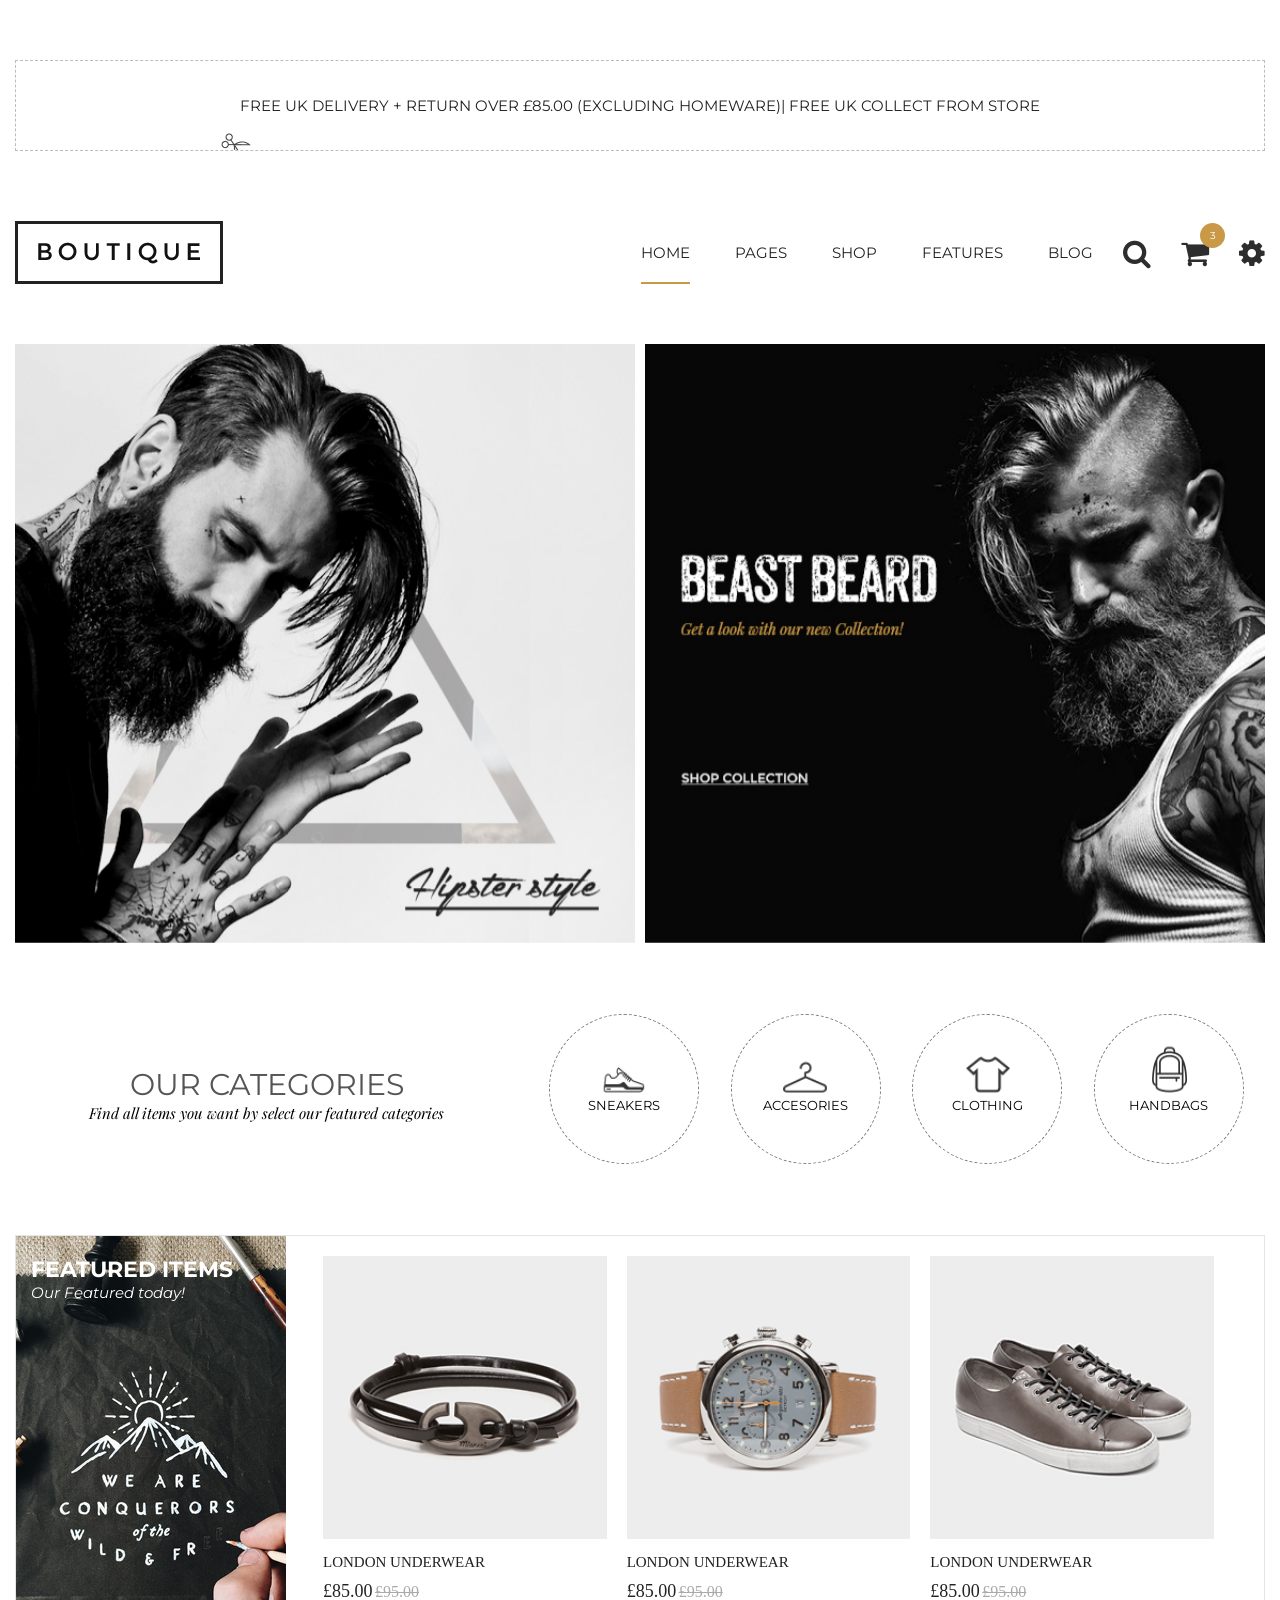
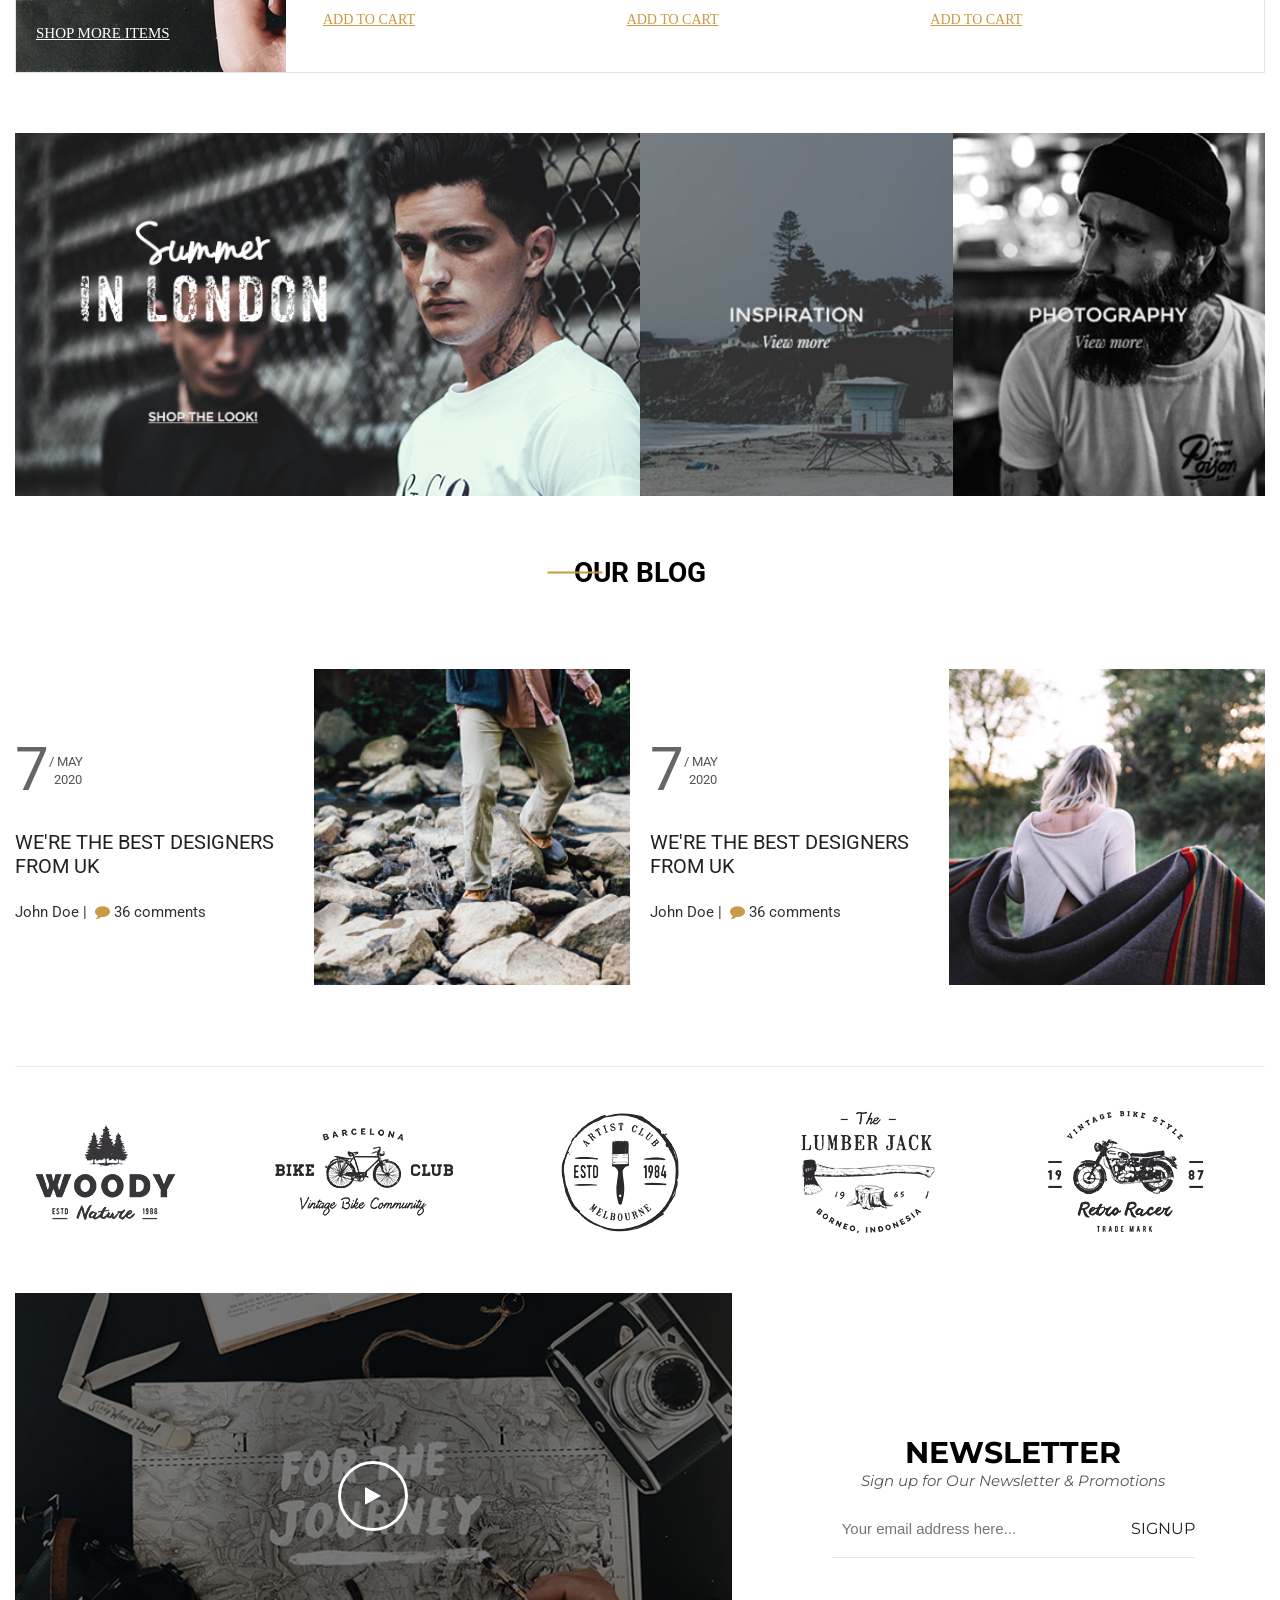
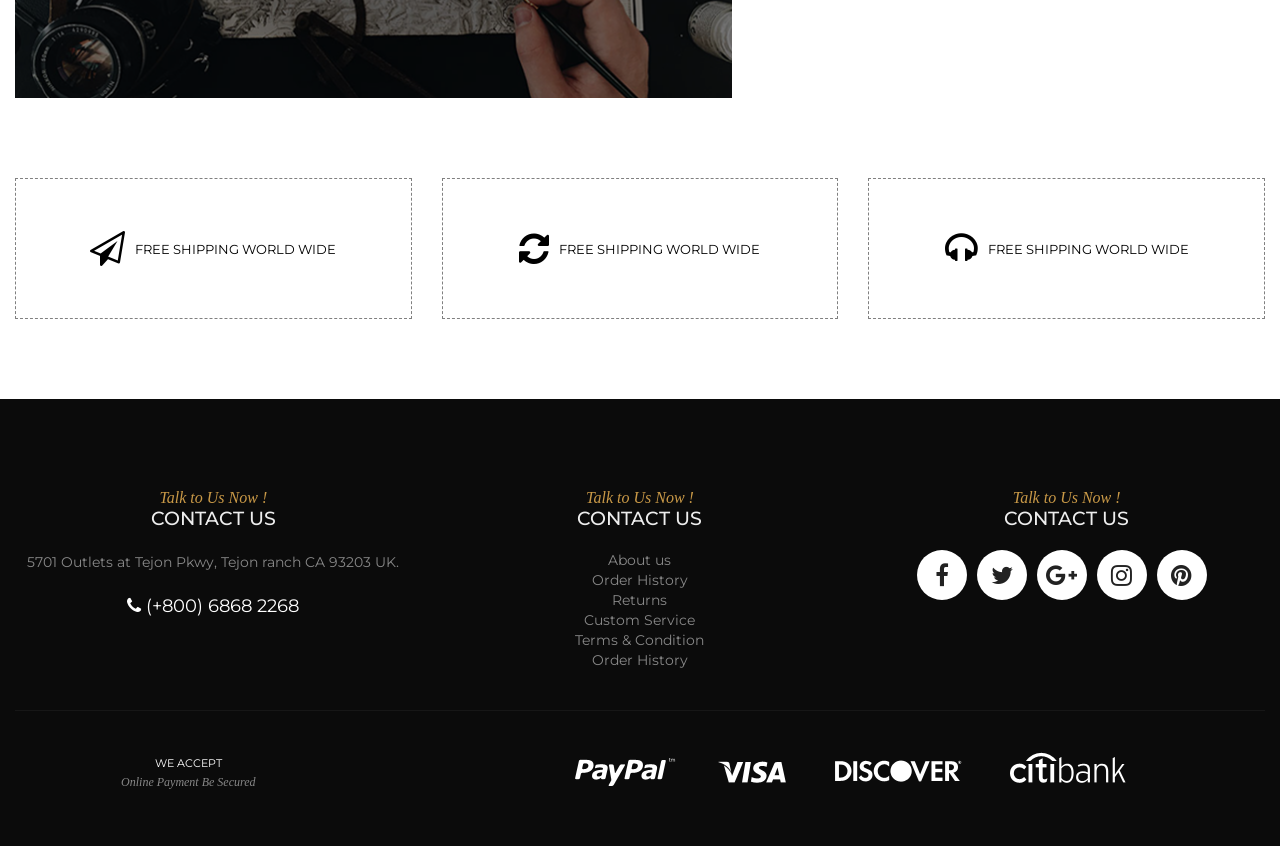
<file: Day-34 (30-04-2020)/index.html>
<!DOCTYPE html>
<html lang="en">

<head>
    <meta charset="UTF-8">
    <meta name="viewport" content="width=device-width, initial-scale=1.0">
    <title>Boutique - eCommerce</title>
    <link rel="stylesheet" href="assets/css/grid.css">
    <link rel="stylesheet" href="assets/css/style.css">
    <link rel="stylesheet" href="https://stackpath.bootstrapcdn.com/font-awesome/4.7.0/css/font-awesome.min.css">
    <link href='https://fonts.googleapis.com/css?family=Montserrat' rel='stylesheet'>
    <link href='https://fonts.googleapis.com/css?family=Playfair Display' rel='stylesheet'>
    <link href='https://fonts.googleapis.com/css?family=Roboto' rel='stylesheet'>

    <link rel="stylesheet" href="assets/css/owl.carousel.min.css">
    <link rel="stylesheet" href="assets/css/owl.theme.default.css">
</head>

<body>
    <div class="wrapper">
        <!--============Start title============-->
        <div class="title">
            <div class="container">
                <div class="title__text">
                    <p class="title__text-content">
                        FREE UK DELIVERY + RETURN OVER £85.00 (EXCLUDING HOMEWARE)| FREE UK COLLECT FROM STORE
                    </p>
                </div>
            </div>
        </div>
        <!--============End title============-->
        <!--============Start menu============-->
        <div class="menu">
            <div class="container">
                <div class="header__top d-flex justify-between align-center">
                    <a href="#" class="header__hamburger">
                        <i class="fa fa-bars"></i>
                    </a>
                    <div class="header__top-logo">
                        <img src="assets/images/logo.png" alt="" class="header__top-logoImg">
                    </div>
                    <ul class="header__top-listItem d-flex align-center">
                        <li class="header__top-item">
                            <a href="#" class="header__top-itemLink "><span>HOME</span>
                            </a>
                            <div class="dropMenu-main">
                                <div class="row">
                                    <div class="col-lg-4">
                                        <ul class="dropMenu">
                                            <li class="dropMenu-item">
                                                <a href="" class="dropMenu-itemLink">Home Version 01</a>
                                            </li>
                                            <li class="dropMenu-item">
                                                <a href="" class="dropMenu-itemLink">Home Version 01</a>
                                            </li>
                                            <li class="dropMenu-item">
                                                <a href="" class="dropMenu-itemLink">Home Version 01</a>
                                            </li>
                                            <li class="dropMenu-item">
                                                <a href="" class="dropMenu-itemLink">Home Version 01</a>
                                            </li>
                                            <li class="dropMenu-item">
                                                <a href="" class="dropMenu-itemLink">Home Version 01</a>
                                            </li>
                                            <li class="dropMenu-item">
                                                <a href="" class="dropMenu-itemLink">Home Version 01</a>
                                            </li>
                                            <li class="dropMenu-item">
                                                <a href="" class="dropMenu-itemLink">Home Version 01</a>
                                            </li>
                                        </ul>
                                    </div>
                                    <div class="col-lg-4">
                                        <ul class="dropMenu">
                                            <li class="dropMenu-item">
                                                <a href="" class="dropMenu-itemLink">Home Version 01</a>
                                            </li>
                                            <li class="dropMenu-item">
                                                <a href="" class="dropMenu-itemLink">Home Version 01</a>
                                            </li>
                                            <li class="dropMenu-item">
                                                <a href="" class="dropMenu-itemLink">Home Version 01</a>
                                            </li>
                                            <li class="dropMenu-item">
                                                <a href="" class="dropMenu-itemLink">Home Version 01</a>
                                            </li>
                                            <li class="dropMenu-item">
                                                <a href="" class="dropMenu-itemLink">Home Version 01</a>
                                            </li>
                                            <li class="dropMenu-item">
                                                <a href="" class="dropMenu-itemLink">Home Version 01</a>
                                            </li>
                                            <li class="dropMenu-item">
                                                <a href="" class="dropMenu-itemLink">Home Version 01</a>
                                            </li>
                                        </ul>
                                    </div>
                                    <div class="col-lg-4">
                                        <ul class="dropMenu">
                                            <li class="dropMenu-item">
                                                <a href="" class="dropMenu-itemLink">Home Version 01</a>
                                            </li>
                                            <li class="dropMenu-item">
                                                <a href="" class="dropMenu-itemLink">Home Version 01</a>
                                            </li>
                                            <li class="dropMenu-item">
                                                <a href="" class="dropMenu-itemLink">Home Version 01</a>
                                            </li>
                                            <li class="dropMenu-item">
                                                <a href="" class="dropMenu-itemLink">Home Version 01</a>
                                            </li>
                                            <li class="dropMenu-item">
                                                <a href="" class="dropMenu-itemLink">Home Version 01</a>
                                            </li>
                                            <li class="dropMenu-item">
                                                <a href="" class="dropMenu-itemLink">Home Version 01</a>
                                            </li>

                                        </ul>
                                    </div>
                                </div>
                            </div>
                        </li>
                        <li class="header__top-item pages"><a href="#" class="header__top-itemLink">PAGES</a>
                            <div class="dropMenu-main2">
                                <div class="dropMenu2">
                                    <ul class="dropMenu2__listItem">
                                        <li class="dropMenu2__item"><a href="" class="dropMenu2__itemLink">About Us</a></li>
                                        <li class="dropMenu2__item"><a href="" class="dropMenu2__itemLink">Contact Us</a></li>
                                        <li class="dropMenu2__item"><a href="" class="dropMenu2__itemLink">Cart</a></li>
                                        <li class="dropMenu2__item"><a href="" class="dropMenu2__itemLink">Check out</a></li>
                                        <li class="dropMenu2__item">
                                            <a href="" class="dropMenu2__itemLink">WishList</a>
                                        </li>
                                        <li class="dropMenu2__item">
                                            <a href="" class="dropMenu2__itemLink">LookBook</a>
                                        </li>
                                        <li class="dropMenu2__item">
                                            <a href="" class="dropMenu2__itemLink">4.4 Page</a>
                                        </li>
                                    </ul>
                                </div>
                            </div>
                        </li>
                        <li class="header__top-item shop">
                            <a href="#" class="header__top-itemLink">SHOP</a>
                            <div class="megaMenu-main">
                                <div class="row">
                                    <div class="col-lg-3">
                                        <ul class="megaMenu">
                                            <li class="megaMenu-item"><a href="" class="megaMenu-link">Category Style 1</a></li>
                                            <li class="megaMenu-item"><a href="" class="megaMenu-link">Category Style 2</a></li>
                                            <li class="megaMenu-item"><a href="" class="megaMenu-link">Category Style 3</a></li>
                                            <li class="megaMenu-item"><a href="" class="megaMenu-link">Category Style 4</a></li>
                                            <li class="megaMenu-item"><a href="" class="megaMenu-link">Category Style 5</a></li>
                                            <li class="megaMenu-item"><a href="" class="megaMenu-link">Category Style 6</a></li>
                                            <li class="megaMenu-item"><a href="" class="megaMenu-link">Category Style 7</a></li>
                                            <li class="megaMenu-item"><a href="" class="megaMenu-link">Category Style 8</a></li>
                                            <li class="megaMenu-item"><a href="" class="megaMenu-link">Category Style 9</a></li>
                                            <li class="megaMenu-item"><a href="" class="megaMenu-link">Category Style 0</a></li>
                                        </ul>
                                    </div>
                                    <div class="col-lg-3">
                                        <ul class="megaMenu">
                                            <li class="megaMenu-item"><a href="" class="megaMenu-link">Category Style 1</a></li>
                                            <li class="megaMenu-item"><a href="" class="megaMenu-link">Category Style 2</a></li>
                                            <li class="megaMenu-item"><a href="" class="megaMenu-link">Category Style 3</a></li>
                                            <li class="megaMenu-item"><a href="" class="megaMenu-link">Category Style 4</a></li>
                                            <li class="megaMenu-item"><a href="" class="megaMenu-link">Category Style 5</a></li>
                                            <li class="megaMenu-item"><a href="" class="megaMenu-link">Category Style 6</a></li>
                                        </ul>
                                    </div>
                                </div>
                            </div>
                        </li>
                        <li class="header__top-item">
                            <a href="#" class="header__top-itemLink">FEATURES</a>
                        </li>
                        <li class="header__top-item">
                            <a href="#" class="header__top-itemLink">BLOG</a>
                        </li>
                        <ul class="header__top-listIcon d-flex">
                            <li class="header__top-icon">
                                <a href="#" class="header__top-iconLink">
                                    <i class="fa fa-search"></i>
                                </a>
                            </li>
                            <li class="header__top-icon
                            quantum">
                                <a href="#" class="header__top-iconLink">
                                    <i class="fa fa-shopping-cart"></i>
                                </a>
                                <a href="" class="header__top-number">3</a>
                            </li>
                            <li class="header__top-icon">
                                <a href="#" class="header__top-iconLink">
                                    <i class="fa fa-cog"></i>
                                </a>
                            </li>
                        </ul>
                    </ul>
                    <ul class="header__top-listIconMb d-flex">
                        <li class="header__top-icon">
                            <a href="#" class="header__top-iconLink">
                                <i class="fa fa-search"></i>
                            </a>
                        </li>
                        <li class="header__top-icon
                        quantum">
                            <a href="#" class="header__top-iconLink">
                                <i class="fa fa-shopping-cart"></i>
                            </a>

                        </li>
                        <li class="header__top-icon">
                            <a href="#" class="header__top-iconLink">
                                <i class="fa fa-cog"></i>
                            </a>
                        </li>
                    </ul>
                </div>
            </div>
        </div>
        <!--============End title============-->
        <!--============Start slider============-->
        <div class="banner-slider">
            <div class="container">
                <div class="banner-slider__block">
                    <div class=" owl-carousel ">
                        <div class="banner-slider__img ">
                            <img src="assets/images/banner-slider.jpg " alt=" ">
                        </div>
                        <div class="banner-slider__img ">
                            <img src="assets/images/banner-slider2.jpg " alt=" ">
                        </div>
                    </div>
                </div>
            </div>
        </div>
        <!--============End title============-->
        <!--============Start categories============-->
        <div class="categories ">
            <div class="container ">
                <div class="categories__block">
                    <div class="row d-flex align-center ">
                        <div class="col-lg-5 mr-auto ml-auto text-center ">
                            <div class="categories__block-text ">
                                <p class="categories__block-textTitle ">
                                    OUR CATEGORIES
                                </p>
                                <p class="categories__block-textDes ">
                                    Find all items you want by select our featured categories
                                </p>
                            </div>
                        </div>
                        <div class="col-lg-7  mr-auto ml-auto text-center">
                            <div class="categories__block-slider">
                                <div class=" owl-carousel ">
                                    <div class="categories__block-sliderItem ">
                                        <div class="categories__block-sliderItemDad ">
                                            <img src="assets/images/categories.png " alt=" ">
                                            <p class="categories__block-sliderItem-name ">
                                                SNEAKERS
                                            </p>
                                        </div>
                                    </div>
                                    <div class="categories__block-sliderItem ">
                                        <div class="categories__block-sliderItemDad ">
                                            <img src="assets/images/categories2.png " alt=" ">
                                            <p class="categories__block-sliderItem-name ">
                                                ACCESORIES
                                            </p>
                                        </div>
                                    </div>
                                    <div class="categories__block-sliderItem ">
                                        <div class="categories__block-sliderItemDad ">
                                            <img src="assets/images/categories3.png " alt=" ">
                                            <p class="categories__block-sliderItem-name ">
                                                CLOTHING
                                            </p>
                                        </div>
                                    </div>
                                    <div class="categories__block-sliderItem ">
                                        <div class="categories__block-sliderItemDad ">
                                            <img src="assets/images/categories4.png " alt=" ">
                                            <p class="categories__block-sliderItem-name ">
                                                HANDBAGS
                                            </p>
                                        </div>
                                    </div>
                                </div>
                            </div>
                        </div>
                    </div>
                </div>
            </div>
        </div>
        <!--============End title============-->
        <!--============Start features============-->
        <div class="features ">
            <div class="container ">
                <div class="features__blockItem ">
                    <div class="row">
                        <div class="col-lg-3 col-md-4">
                            <div class="features__blockItem-left ">
                                <img src="assets/images/features-left.png " alt=" " class="features__blockItem-leftImg ">
                                <div class="features__blockItem-left-textTop ">
                                    <h3 class="features__blockItem-left-textTop-title ">
                                        FEATURED ITEMS
                                    </h3>
                                    <p class="features__blockItem-left-textTop-des ">
                                        Our Featured today!
                                    </p>
                                </div>
                                <a href="# " class="features__blockItem-left-textBottom ">
                                    SHOP MORE ITEMS
                                </a>
                            </div>
                        </div>
                        <div class="col-lg-9 col-md-8">
                            <div class="features__blockItem-right ">
                                <div class="owl-carousel ">
                                    <div class="features__blockItem-rightItem ">
                                        <img src="assets/images/features1.jpg " alt=" " class="features__blockItem-rightItem-img ">
                                        <div class="features__blockItem-rightText ">
                                            <p class="features__blockItem-rightText-name ">
                                                LONDON UNDERWEAR
                                            </p>
                                            <div class="features__blockItem-rightText-price ">
                                                <ins>£85.00</ins>
                                                <del>£95.00</del>
                                            </div>
                                            <a href="# " class="features__blockItem-rightText-add ">ADD TO CART</a>
                                        </div>
                                    </div>
                                    <div class="features__blockItem-rightItem ">
                                        <img src="assets/images/features2.jpg " alt=" " class="features__blockItem-rightItem-img ">
                                        <div class="features__blockItem-rightText ">
                                            <p class="features__blockItem-rightText-name ">
                                                LONDON UNDERWEAR
                                            </p>
                                            <div class="features__blockItem-rightText-price ">
                                                <ins>£85.00</ins>
                                                <del>£95.00</del>
                                            </div>
                                            <a href="# " class="features__blockItem-rightText-add ">ADD TO CART</a>
                                        </div>
                                    </div>
                                    <div class="features__blockItem-rightItem ">
                                        <img src="assets/images/features3.jpg " alt=" " class="features__blockItem-rightItem-img ">
                                        <div class="features__blockItem-rightText ">
                                            <p class="features__blockItem-rightText-name ">
                                                LONDON UNDERWEAR
                                            </p>
                                            <div class="features__blockItem-rightText-price ">
                                                <ins>£85.00</ins>
                                                <del>£95.00</del>
                                            </div>
                                            <a href="# " class="features__blockItem-rightText-add ">ADD TO CART</a>
                                        </div>
                                    </div>
                                </div>
                            </div>
                        </div>
                    </div>
                </div>
            </div>
        </div>
        <!--============End title============-->
        <!--============Start discover============-->
        <div class="discover ">
            <div class="container ">
                <div class="discover__blockItem ">
                    <div class="row margin-0 ">
                        <div class="col-lg-6 padding-0 ">
                            <div class="discover__blockItem-img ">
                                <img src="assets/images/discover1.jpg " alt=" ">
                            </div>
                        </div>
                        <div class="col-lg-3 col-md-6 padding-0 ">
                            <div class="discover__blockItem-img ">
                                <img src="assets/images/discover2.jpg " alt=" ">
                            </div>
                        </div>
                        <div class="col-lg-3 col-md-6  padding-0 ">
                            <div class="discover__blockItem-img ">
                                <img src="assets/images/discover3.jpg " alt=" ">
                            </div>
                        </div>
                    </div>
                </div>
            </div>
        </div>
        <!--============End title============-->
        <!--============Start blogs============-->
        <div class="blogs ">
            <div class="container ">
                <h2 class="blogs__title ">
                    OUR BLOG
                </h2>
                <div class="blogs__blockItem ">
                    <div class="owl-carousel ">
                        <div class="blogs__item ">
                            <div class="row ">
                                <div class="col-lg-12 d-flex align-center ">
                                    <div class="blogs__item-text ">
                                        <div class="blogs__item-textDate d-flex align-center ">
                                            <p class="blogs__item-textDate-left ">
                                                7
                                            </p>
                                            <div class="blogs__item-textDate-right ">
                                                <p class="blogs__item-textDate-month ">
                                                    / MAY
                                                </p>
                                                <p class="blogs__item-textDate-year ">
                                                    2020
                                                </p>
                                            </div>
                                        </div>
                                        <p class="blogs__item-textDes ">
                                            We're the best Designers from UK
                                        </p>
                                        <div class="blogs__item-textFeedback d-flex ">
                                            <p class="blogs__item-textFeedback-author ">
                                                John Doe |
                                            </p>
                                            <p class="blogs__item-textFeedback-comment ">
                                                <i class="fa fa-comment "></i> 36 comments
                                            </p>
                                        </div>
                                    </div>
                                    <div class="blogs__item-img ">
                                        <img src="assets/images/blog1.jpg " alt=" ">
                                    </div>
                                </div>
                            </div>
                        </div>
                        <div class="blogs__item ">
                            <div class="row ">
                                <div class="col-lg-12 d-flex align-center ">
                                    <div class="blogs__item-text ">
                                        <div class="blogs__item-textDate d-flex align-center ">
                                            <p class="blogs__item-textDate-left ">
                                                7
                                            </p>
                                            <div class="blogs__item-textDate-right ">
                                                <p class="blogs__item-textDate-month ">
                                                    / MAY
                                                </p>
                                                <p class="blogs__item-textDate-year ">
                                                    2020
                                                </p>
                                            </div>
                                        </div>
                                        <p class="blogs__item-textDes ">
                                            We're the best Designers from UK
                                        </p>
                                        <div class="blogs__item-textFeedback d-flex ">
                                            <p class="blogs__item-textFeedback-author ">
                                                John Doe |
                                            </p>
                                            <p class="blogs__item-textFeedback-comment ">
                                                <i class="fa fa-comment "></i> 36 comments
                                            </p>
                                        </div>
                                    </div>
                                    <div class="blogs__item-img ">
                                        <img src="assets/images/blog2.jpg " alt=" ">
                                    </div>
                                </div>
                            </div>
                        </div>
                    </div>
                </div>
            </div>
        </div>
        <!--============End title============-->
        <!--============Start slider============-->
        <div class="logo-slider ">
            <div class="container ">
                <div class="logo-slider__block ">
                    <div class="owl-carousel ">
                        <div class="logo-slider__item ">
                            <img src="assets/images/logoslider1.png " alt=" ">
                        </div>
                        <div class="logo-slider__item ">
                            <img src="assets/images/logoslider2.png " alt=" ">
                        </div>
                        <div class="logo-slider__item ">
                            <img src="assets/images/logoslider3.png " alt=" ">
                        </div>
                        <div class="logo-slider__item ">
                            <img src="assets/images/logoslider4.png " alt=" ">
                        </div>
                        <div class="logo-slider__item ">
                            <img src="assets/images/logoslider5.png " alt=" ">
                        </div>
                    </div>
                </div>
            </div>
        </div>
        <!--============End title============-->
        <!--============Start newsletter============-->
        <div class="newsletter ">
            <div class="container ">
                <div class="newsletter__blockItem ">
                    <div class="row align-center text-center ">
                        <div class="col-lg-7 ">
                            <div class="newsletter__itemImg ">
                                <img src="assets/images/newsletter.png " alt=" ">
                                <a href="# " class="newsletter__item-icon ">
                                    <i class="fa fa-play "></i>
                                </a>
                                <div class="newsletter__overlay "></div>
                            </div>
                        </div>
                        <div class="col-lg-5 ">
                            <div class="newsletter__itemText ">
                                <h4 class="newsletter__itemText-title ">
                                    NEWSLETTER
                                </h4>
                                <p class="newsletter__itemText-des ">
                                    Sign up for Our Newsletter & Promotions
                                </p>
                                <div class="newsletter__itemText-login d-flex align-center ">
                                    <div class="newsletter__itemText-loginInput ">
                                        <input type="text" name="newsletter " placeholder="Your email address here... " value="">
                                    </div>
                                    <a href="# " class="newsletter__itemText-button ">SIGNUP</a>
                                </div>
                            </div>
                        </div>
                    </div>
                </div>
                <div class="newsletter__delivery text-center ">
                    <div class="row ">
                        <div class="col-lg-4 ">
                            <div class="newsletter__delivery-blockItem d-flex justify-center align-center ">
                                <div class=" newsletter__delivery-itemIcon ">
                                    <i class="fa fa-paper-plane-o "></i>
                                </div>
                                <p class="newsletter__delivery-itemDes ">
                                    FREE SHIPPING WORLD WIDE
                                </p>
                            </div>
                        </div>
                        <div class="col-lg-4 ">
                            <div class="newsletter__delivery-blockItem d-flex justify-center align-center ">
                                <div class="newsletter__delivery-itemIcon ">
                                    <i class="fa fa-refresh "></i>
                                </div>
                                <p class="newsletter__delivery-itemDes ">
                                    FREE SHIPPING WORLD WIDE
                                </p>
                            </div>
                        </div>
                        <div class="col-lg-4 ">
                            <div class="newsletter__delivery-blockItem d-flex justify-center align-center ">
                                <div class="newsletter__delivery-itemIcon ">
                                    <i class="fa fa-headphones "></i>
                                </div>
                                <p class="newsletter__delivery-itemDes ">
                                    FREE SHIPPING WORLD WIDE
                                </p>
                            </div>
                        </div>
                    </div>
                </div>
            </div>
        </div>
        <!--============End title============-->
        <!--============Start footer============-->
        <footer>
            <div class="container ">
                <div class="footer__top ">
                    <div class="row ">
                        <div class="col-12 col-md-12 col-lg-4 ">
                            <div class="footer__item text-center ">
                                <p class="item__highlight ">Talk to Us Now !</p>
                                <h3 class="item__title ">CONTACT US</h3>
                                <div class="item__content ">
                                    <p class="content__location ">5701 Outlets at Tejon Pkwy, Tejon ranch CA 93203 UK.</p>
                                    <p class="content__phone "> <span><i class="fa fa-phone "></i></span> (+800) 6868 2268</p>
                                </div>
                            </div>
                        </div>
                        <div class="col-12 col-md-12 col-lg-4 ">
                            <div class="footer__item text-center ">
                                <p class="item__highlight ">Talk to Us Now !</p>
                                <h3 class="item__title ">CONTACT US</h3>
                                <ul class="footer__list ">
                                    <li class="list__item "><a href=" " class="item__link ">About us</a></li>
                                    <li class="list__item "><a href=" " class="item__link ">Order History</a></li>
                                    <li class="list__item "><a href=" " class="item__link ">Returns</a></li>
                                    <li class="list__item "><a href=" " class="item__link ">Custom Service</a></li>
                                    <li class="list__item "><a href=" " class="item__link ">Terms & Condition</a></li>
                                    <li class="list__item "><a href=" " class="item__link ">Order History</a></li>
                                </ul>
                            </div>
                        </div>
                        <div class="col-12 col-md-12 col-lg-4 ">
                            <div class="footer__item text-center ">
                                <p class="item__highlight ">Talk to Us Now !</p>
                                <h3 class="item__title ">CONTACT US</h3>
                                <ul class="footer__social-media d-flex justify-center ">
                                    <li class="social-media__item ">
                                        <a href=" " class="social-media__link ">
                                            <i class="fa fa-facebook-f "></i>
                                        </a>
                                    </li>
                                    <li class="social-media__item ">
                                        <a href=" " class="social-media__link ">
                                            <i class="fa fa-twitter "></i>
                                        </a>
                                    </li>
                                    <li class="social-media__item ">
                                        <a href=" " class="social-media__link ">
                                            <i class="fa fa-google-plus "></i>
                                        </a>
                                    </li>
                                    <li class="social-media__item ">
                                        <a href=" " class="social-media__link ">
                                            <i class="fa fa-instagram "></i>
                                        </a>
                                    </li>
                                    <li class="social-media__item ">
                                        <a href=" " class="social-media__link ">
                                            <i class="fa fa-pinterest "></i>
                                        </a>
                                    </li>
                                </ul>
                            </div>
                        </div>
                    </div>
                </div>
                <div class="footer__bottom ">
                    <div class="row ">
                        <div class="col-12 col-md-12 col-lg-4 ">
                            <div class="bottom__text text-center ">
                                <h5 class="text__title ">We accept</h5>
                                <p class="text__desc ">Online Payment Be Secured</p>
                            </div>
                        </div>
                        <div class="col-12 col-md-12 col-lg-8 ">
                            <div class="bottom__payment d-flex justify-center ">
                                <a href=" " class="payment__item "><img src="assets/images/paypal.png " alt=" "></a>
                                <a href=" " class="payment__item "><img src="assets/images/visa.png " alt=" "></a>
                                <a href=" " class="payment__item "><img src="assets/images/discover.png " alt=" "></a>
                                <a href=" " class="payment__item "><img src="assets/images/citibank.png " alt=" "></a>
                            </div>
                        </div>


                    </div>

                </div>
            </div>
        </footer>
        <!--============End title============-->
        <script src="https://ajax.googleapis.com/ajax/libs/jquery/3.4.1/jquery.min.js "></script>
        <script src="assets/common/owl.carousel.min.js "></script>
        <script src="assets/common/main.js "></script>
        <script src="assets/js/main.js "></script>
    </div>
</body>

</html>
</file>
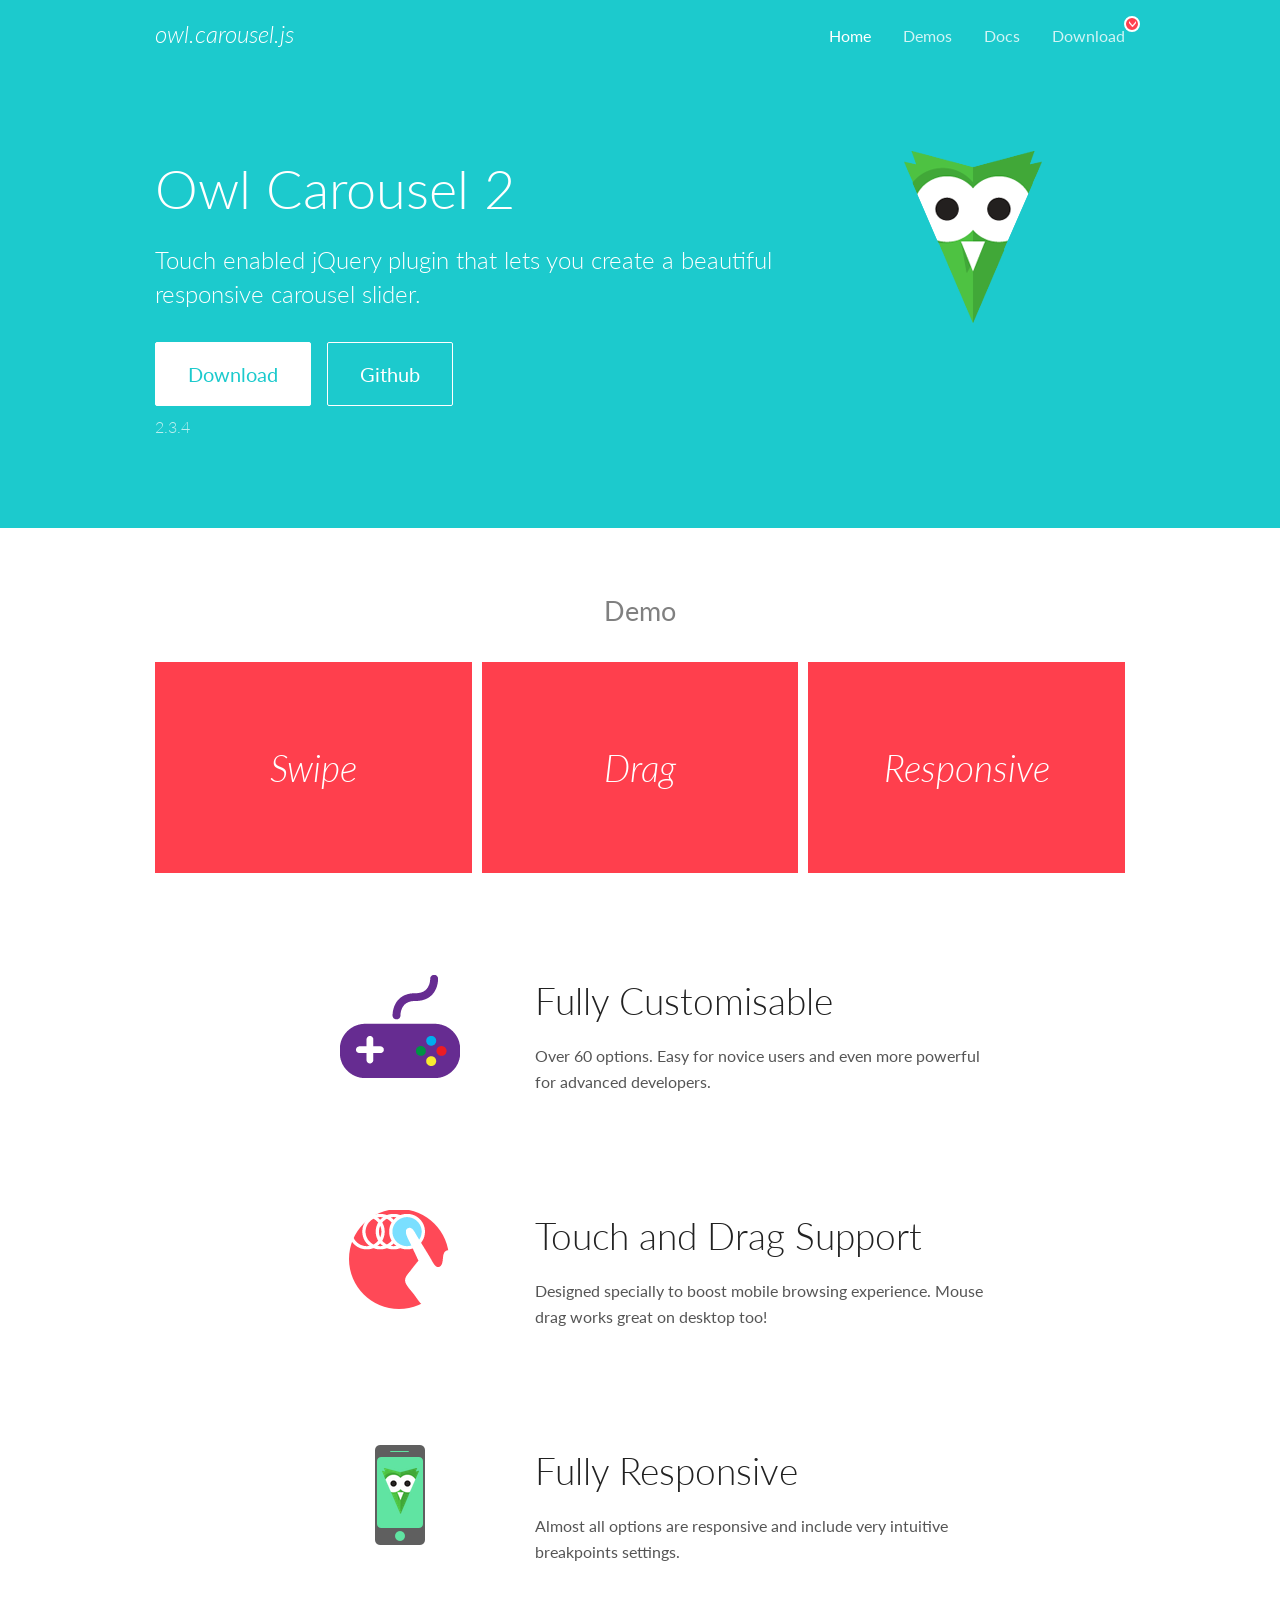
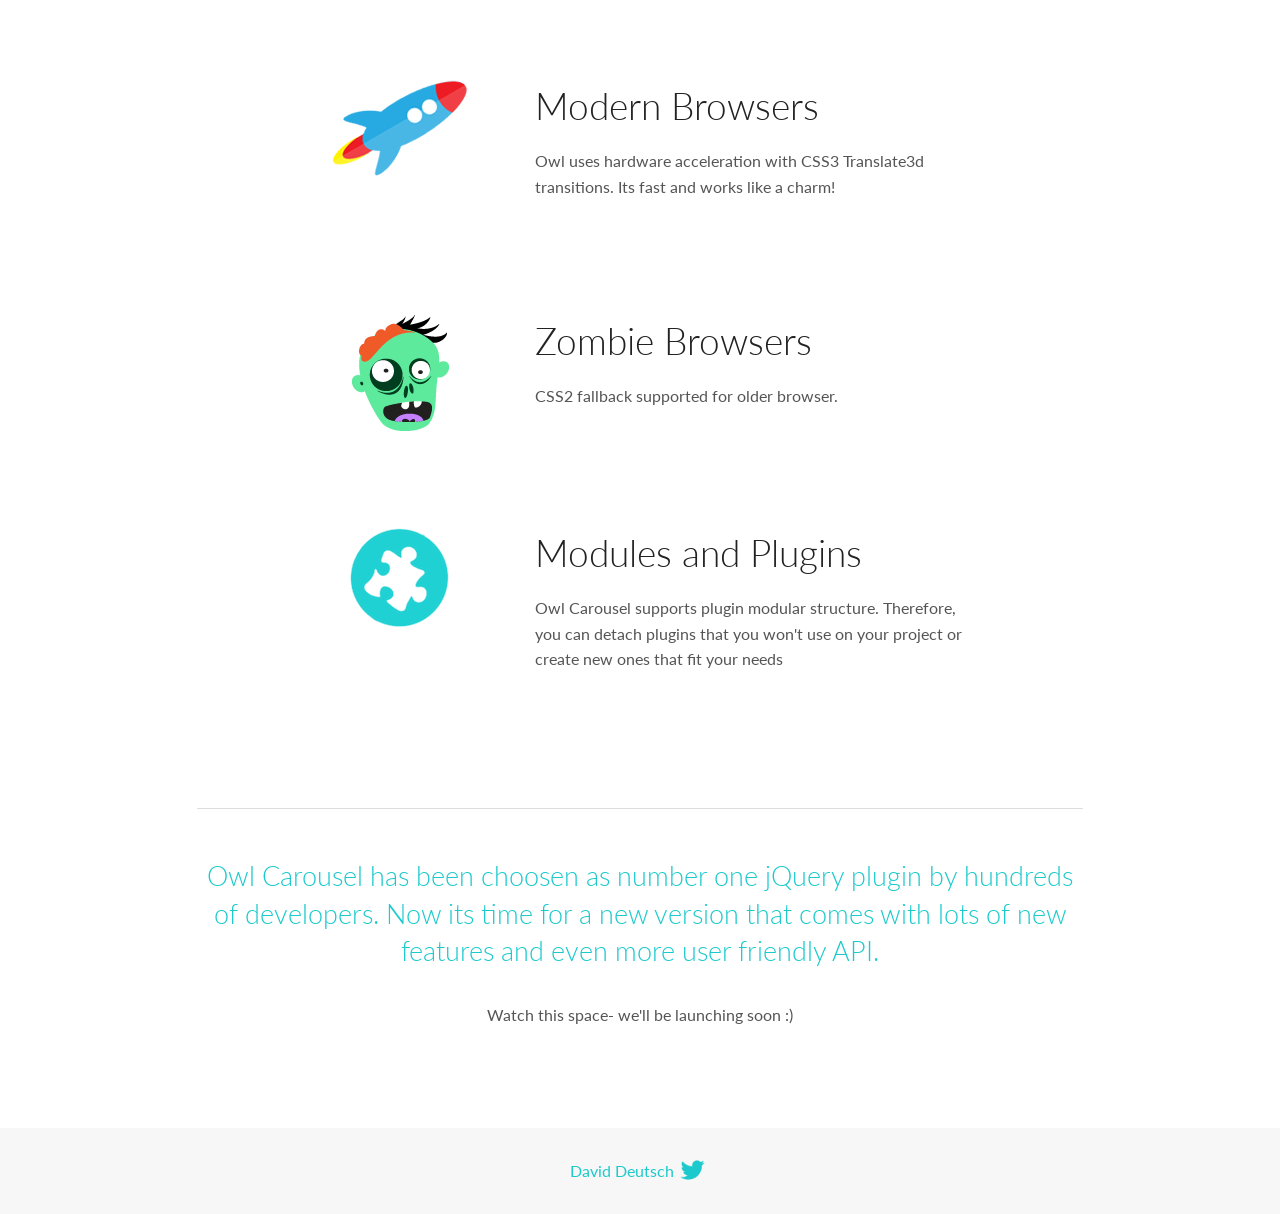
<file: Day-34 (30-04-2020)/assets/Plugin/OwlCarousel2-2.3.4/OwlCarousel2-2.3.4/docs/index.html>
<!DOCTYPE html>
<html lang="en">
  <head>

    <!-- head -->
    <meta charset="utf-8">
    <meta name="msapplication-tap-highlight" content="no" />
    <meta name="viewport" content="width=device-width, initial-scale=1.0" />
    <meta name="description" content="Touch enabled jQuery plugin that lets you create beautiful responsive carousel slider.">
    <meta name="author" content="David Deutsch">
    <title>
      Home | Owl Carousel | 2.3.4
    </title>

    <!-- Stylesheets -->
    <link href='https://fonts.googleapis.com/css?family=Lato:300,400,700,400italic,300italic' rel='stylesheet' type='text/css'>
    <link rel="stylesheet" href="assets/css/docs.theme.min.css">

    <!-- Owl Stylesheets -->
    <link rel="stylesheet" href="assets/owlcarousel/assets/owl.carousel.min.css">
    <link rel="stylesheet" href="assets/owlcarousel/assets/owl.theme.default.min.css">

    <!-- HTML5 shim and Respond.js IE8 support of HTML5 elements and media queries -->

    <!--[if lt IE 9]>
      <script src="https://oss.maxcdn.com/libs/html5shiv/3.7.0/html5shiv.js"></script>
      <script src="https://oss.maxcdn.com/libs/respond.js/1.3.0/respond.min.js"></script>
    <![endif]-->

    <!-- Favicons -->
    <link rel="apple-touch-icon-precomposed" sizes="144x144" href="assets/ico/apple-touch-icon-144-precomposed.png">
    <link rel="shortcut icon" href="assets/ico/favicon.png">
    <link rel="shortcut icon" href="favicon.ico">

    <!-- Yeah i know js should not be in header. Its required for demos.-->

    <!-- javascript -->
    <script src="assets/vendors/jquery.min.js"></script>
    <script src="assets/owlcarousel/owl.carousel.js"></script>
  </head>
  <body>

    <!-- header -->
    <header class="header">
      <div class="row">
        <div class="large-12 columns">
          <div class="brand left">
            <h3>
              <a href="/OwlCarousel2/">owl.carousel.js</a> 
            </h3>
          </div>
          <a id="toggle-nav" class="right">
            <span></span> <span></span> <span></span> 
          </a> 
          <div class="nav-bar">
            <ul class="clearfix">
              <li class="active">
                <a href="/OwlCarousel2/index.html">Home</a> 
              </li>
              <li> <a href="/OwlCarousel2/demos/demos.html">Demos</a>  </li>
              <li> <a href="/OwlCarousel2/docs/started-welcome.html">Docs</a>  </li>
              <li>
                <a href="https://github.com/OwlCarousel2/OwlCarousel2/archive/2.3.4.zip">Download</a> 
                <span class="download"></span> 
              </li>
            </ul>
          </div>
        </div>
      </div>
    </header>

    <!-- home panel -->
    <section id="hero">
      <div class="row">
        <div class="large-8 medium-8 columns">
          <h1>Owl Carousel 2</h1>
          <h4>Touch enabled jQuery plugin that lets you create a beautiful responsive carousel slider.</h4>
          <a href="https://github.com/OwlCarousel2/OwlCarousel2/archive/2.3.4.zip" class="hero-button">Download</a> 
          <a href="https://github.com/OwlCarousel2/OwlCarousel2" class="hero-button outline">Github</a> 
          <p>2.3.4</p>
        </div>
        <div class="large-4 medium-4 columns">
          <img class="owl-logo" src="assets/img/owl-logo.png" alt="mr. Owl">
        </div>
      </div>
    </section>

    <!-- body -->
    <div class="home-demo">
      <div class="row">
        <div class="large-12 columns">
          <h3>Demo</h3>
          <div class="owl-carousel">
            <div class="item">
              <h2>Swipe</h2>
            </div>
            <div class="item">
              <h2>Drag</h2>
            </div>
            <div class="item">
              <h2>Responsive</h2>
            </div>
            <div class="item">
              <h2>CSS3</h2>
            </div>
            <div class="item">
              <h2>Fast</h2>
            </div>
            <div class="item">
              <h2>Easy</h2>
            </div>
            <div class="item">
              <h2>Free</h2>
            </div>
            <div class="item">
              <h2>Upgradable</h2>
            </div>
            <div class="item">
              <h2>Tons of options</h2>
            </div>
            <div class="item">
              <h2>Infinity</h2>
            </div>
            <div class="item">
              <h2>Auto Width</h2>
            </div>
          </div>
        </div>
      </div>
    </div>
    <script>
      var owl = $('.owl-carousel');
      owl.owlCarousel({
        margin: 10,
        loop: true,
        responsive: {
          0: {
            items: 1
          },
          600: {
            items: 2
          },
          1000: {
            items: 3
          }
        }
      })
    </script>

    <!-- features -->
    <div id="features">
      <div class="row">
        <div class="small-12 medium-9 small-centered columns">
          <section class="row feature">
            <div class="medium-4 small-12 columns">
              <img src="assets/img/feature-options.png" alt="">
            </div>
            <div class="medium-8 small-12 columns">
              <h2>Fully Customisable</h2>
              <p>Over 60 options. Easy for novice users and even more powerful for advanced developers.</p>
            </div>
          </section>
          <section class="row feature">
            <div class="medium-4 small-12 columns">
              <img src="assets/img/feature-drag.png" alt="">
            </div>
            <div class="medium-8 small-12 columns">
              <h2>Touch and Drag Support</h2>
              <p>Designed specially to boost mobile browsing experience. Mouse drag works great on desktop too!</p>
            </div>
          </section>
          <section class="row feature">
            <div class="medium-4 small-12 columns">
              <img src="assets/img/feature-responsive.png" alt="">
            </div>
            <div class="medium-8 small-12 columns">
              <h2>Fully Responsive</h2>
              <p>Almost all options are responsive and include very intuitive breakpoints settings.</p>
            </div>
          </section>
          <section class="row feature">
            <div class="medium-4 small-12 columns">
              <img src="assets/img/feature-modern.png" alt="">
            </div>
            <div class="medium-8 small-12 columns">
              <h2>Modern Browsers</h2>
              <p>Owl uses hardware acceleration with CSS3 Translate3d transitions. Its fast and works like a charm! </p>
            </div>
          </section>
          <section class="row feature">
            <div class="medium-4 small-12 columns">
              <img src="assets/img/feature-zombie.png" alt="">
            </div>
            <div class="medium-8 small-12 columns">
              <h2>Zombie Browsers</h2>
              <p>CSS2 fallback supported for older browser.</p>
            </div>
          </section>
          <section class="row feature">
            <div class="medium-4 small-12 columns">
              <img src="assets/img/feature-module.png" alt="">
            </div>
            <div class="medium-8 small-12 columns">
              <h2>Modules and Plugins</h2>
              <p>Owl Carousel supports plugin modular structure. Therefore, you can detach plugins that you won&#x27;t use on your project or create new ones that fit your needs</p>
            </div>
          </section>
        </div>
      </div>
    </div>

    <!-- footer -->
    <section id="teaser-text">
      <div class="row">
        <div class="small-12 medium-11 small-centered columns">
          <hr>
          <h3 id="owl-carousel-has-been-choosen-as-number-one-jquery-plugin-by-hundreds-of-developers-now-its-time-for-a-new-version-that-comes-with-lots-of-new-features-and-even-more-user-friendly-api-">Owl Carousel has been choosen as number one jQuery plugin by hundreds of developers. Now its time for a new version that comes with lots of new features and even more user friendly API.</h3>
          <p>Watch this space- we&#39;ll be launching soon :)</p>
        </div>
      </div>
    </section>

    <!-- footer -->
    <footer class="footer">
      <div class="row">
        <div class="large-12 columns">
          <h5>
            <a href="/OwlCarousel2/docs/support-contact.html">David Deutsch</a> 
            <a id="custom-tweet-button" href="https://twitter.com/share?url=https://github.com/OwlCarousel2/OwlCarousel2&text=Owl Carousel - This is so awesome! " target="_blank"></a> 
          </h5>
        </div>
      </div>
    </footer>

    <!-- vendors -->
    <script src="assets/vendors/highlight.js"></script>
    <script src="assets/js/app.js"></script>
  </body>
</html>
</file>
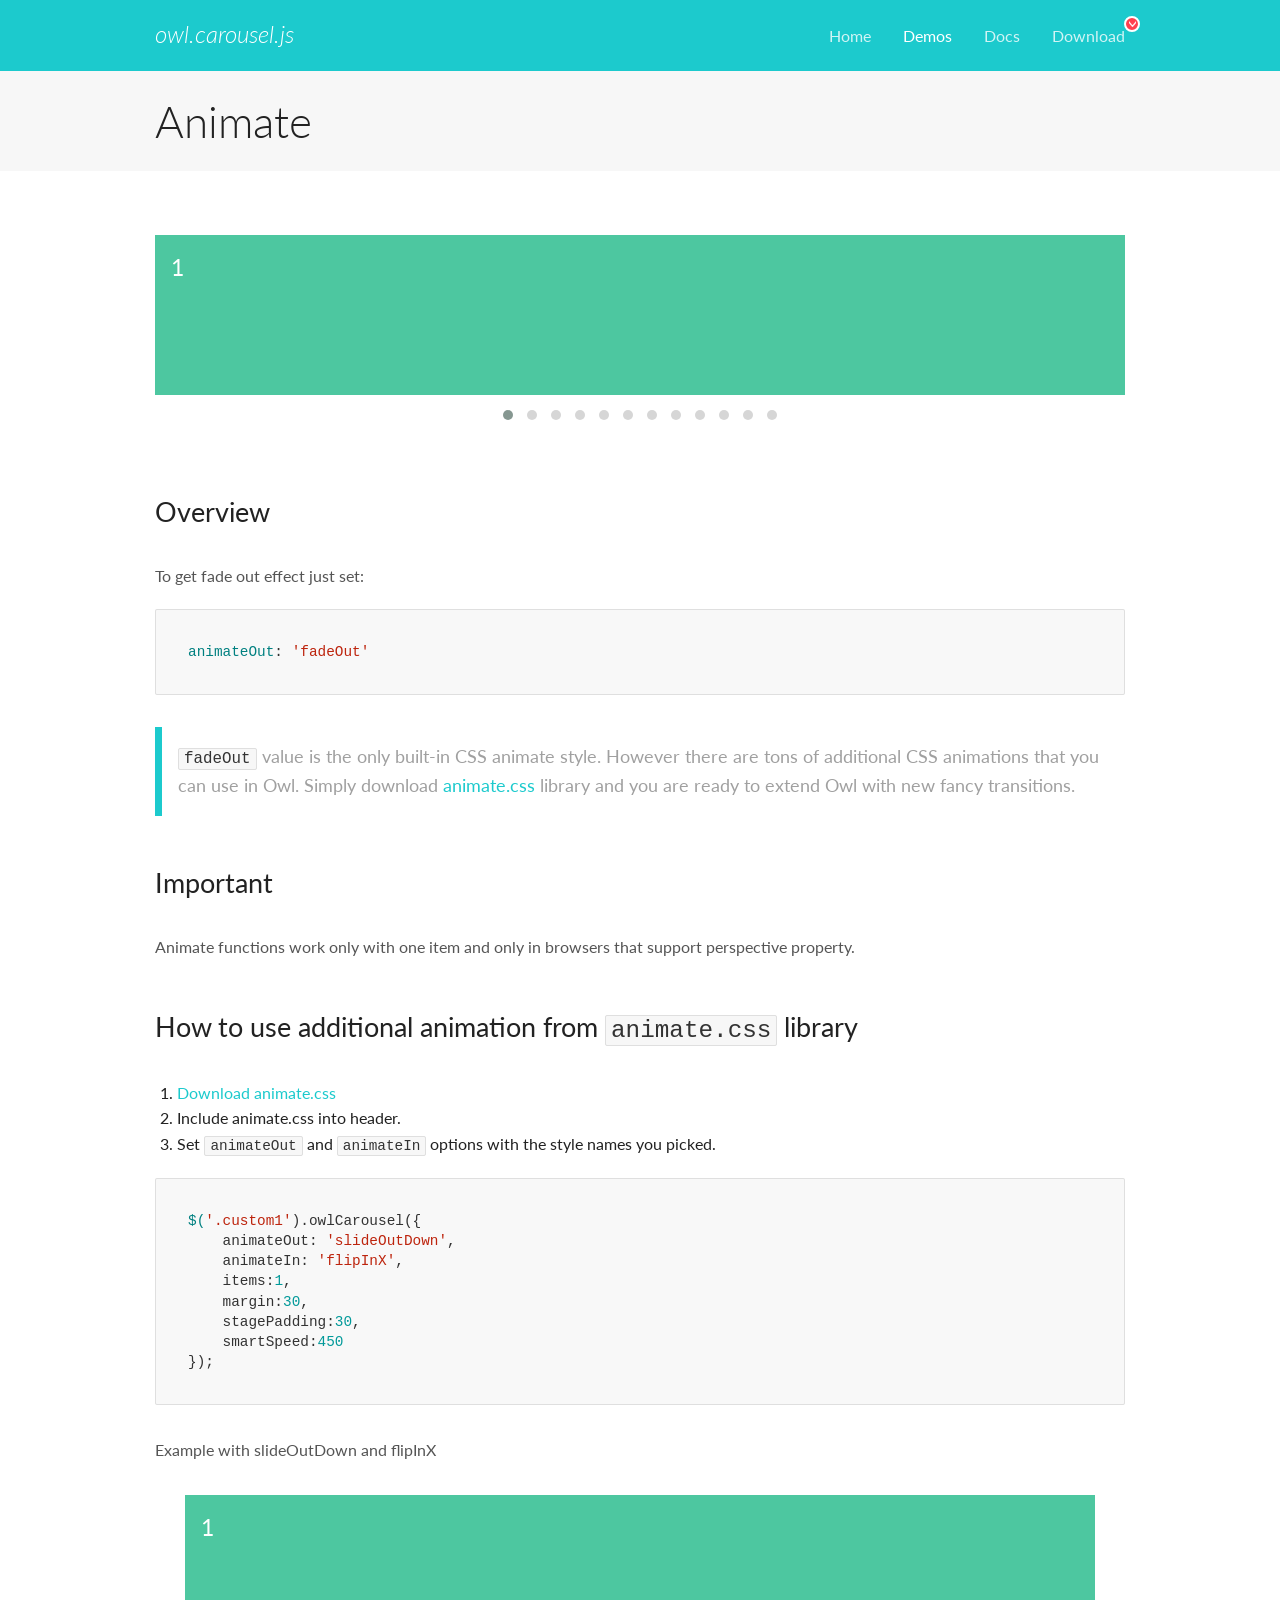
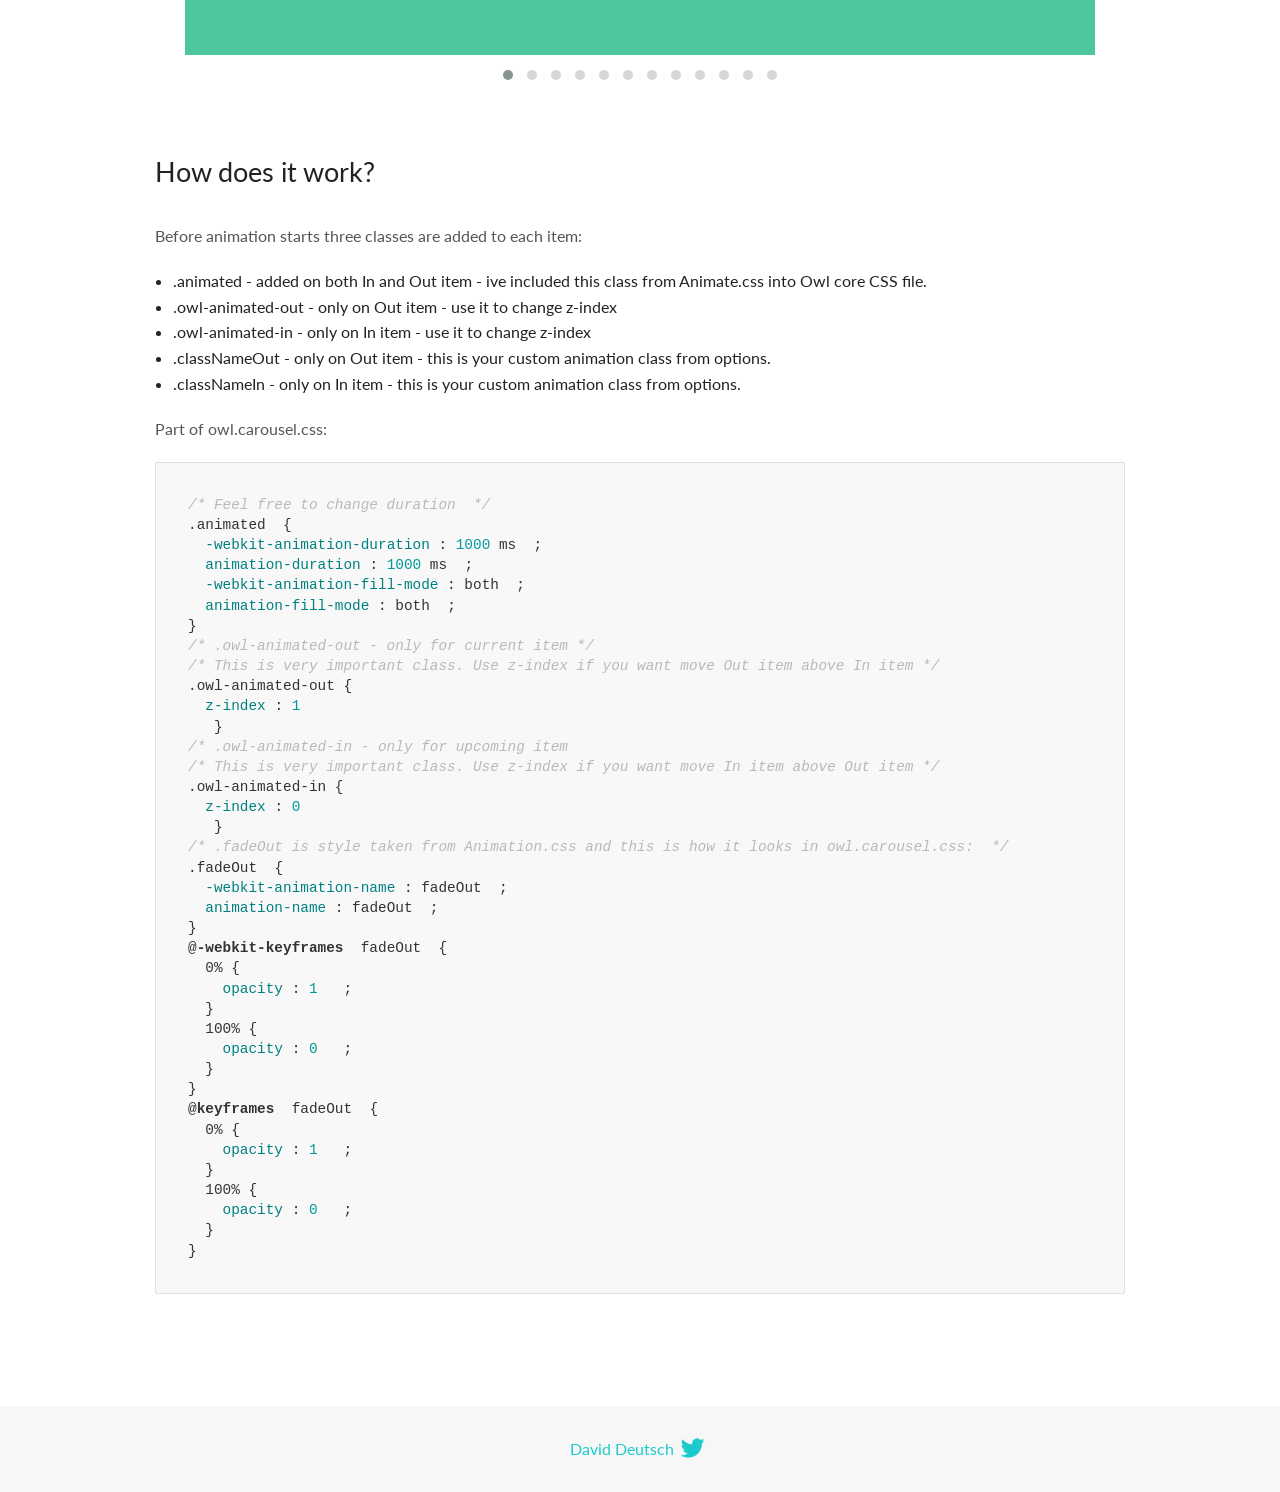
<file: Day-34 (30-04-2020)/assets/Plugin/OwlCarousel2-2.3.4/OwlCarousel2-2.3.4/docs/demos/animate.html>
<!DOCTYPE html>
<html lang="en">
  <head>

    <!-- head -->
    <meta charset="utf-8">
    <meta name="msapplication-tap-highlight" content="no" />
    <meta name="viewport" content="width=device-width, initial-scale=1.0" />
    <meta name="description" content="Animate carousel">
    <meta name="author" content="David Deutsch">
    <title>
      Animate Demo | Owl Carousel | 2.3.4
    </title>

    <!-- Stylesheets -->
    <link href='https://fonts.googleapis.com/css?family=Lato:300,400,700,400italic,300italic' rel='stylesheet' type='text/css'>
    <link rel="stylesheet" href="../assets/css/docs.theme.min.css">

    <!-- Owl Stylesheets -->
    <link rel="stylesheet" href="../assets/owlcarousel/assets/owl.carousel.min.css">
    <link rel="stylesheet" href="../assets/owlcarousel/assets/owl.theme.default.min.css">

    <!-- HTML5 shim and Respond.js IE8 support of HTML5 elements and media queries -->

    <!--[if lt IE 9]>
      <script src="https://oss.maxcdn.com/libs/html5shiv/3.7.0/html5shiv.js"></script>
      <script src="https://oss.maxcdn.com/libs/respond.js/1.3.0/respond.min.js"></script>
    <![endif]-->

    <!-- Favicons -->
    <link rel="apple-touch-icon-precomposed" sizes="144x144" href="../assets/ico/apple-touch-icon-144-precomposed.png">
    <link rel="shortcut icon" href="../assets/ico/favicon.png">
    <link rel="shortcut icon" href="favicon.ico">

    <!-- Yeah i know js should not be in header. Its required for demos.-->

    <!-- javascript -->
    <script src="../assets/vendors/jquery.min.js"></script>
    <script src="../assets/owlcarousel/owl.carousel.js"></script>
  </head>
  <body>

    <!-- header -->
    <header class="header">
      <div class="row">
        <div class="large-12 columns">
          <div class="brand left">
            <h3>
              <a href="/OwlCarousel2/">owl.carousel.js</a> 
            </h3>
          </div>
          <a id="toggle-nav" class="right">
            <span></span> <span></span> <span></span> 
          </a> 
          <div class="nav-bar">
            <ul class="clearfix">
              <li> <a href="/OwlCarousel2/index.html">Home</a>  </li>
              <li class="active">
                <a href="/OwlCarousel2/demos/demos.html">Demos</a> 
              </li>
              <li> <a href="/OwlCarousel2/docs/started-welcome.html">Docs</a>  </li>
              <li>
                <a href="https://github.com/OwlCarousel2/OwlCarousel2/archive/2.3.4.zip">Download</a> 
                <span class="download"></span> 
              </li>
            </ul>
          </div>
        </div>
      </div>
    </header>

    <!-- title -->
    <section class="title">
      <div class="row">
        <div class="large-12 columns">
          <h1>Animate</h1>
        </div>
      </div>
    </section>

    <!--  Demos -->
    <section id="demos">
      <div class="row">
        <div class="large-12 columns">
          <div class="fadeOut owl-carousel owl-theme">
            <div class="item">
              <h4>1</h4>
            </div>
            <div class="item">
              <h4>2</h4>
            </div>
            <div class="item">
              <h4>3</h4>
            </div>
            <div class="item">
              <h4>4</h4>
            </div>
            <div class="item">
              <h4>5</h4>
            </div>
            <div class="item">
              <h4>6</h4>
            </div>
            <div class="item">
              <h4>7</h4>
            </div>
            <div class="item">
              <h4>8</h4>
            </div>
            <div class="item">
              <h4>9</h4>
            </div>
            <div class="item">
              <h4>10</h4>
            </div>
            <div class="item">
              <h4>11</h4>
            </div>
            <div class="item">
              <h4>12</h4>
            </div>
          </div>
          <h3 id="overview">Overview</h3>
          <p>To get fade out effect just set:</p>
          <pre><code>animateOut: &#39;fadeOut&#39;</code></pre>
          <blockquote>
            <p><code>fadeOut</code> value is the only built-in CSS animate style. However there are tons of additional CSS animations that you can use in Owl. Simply download
              <a href="https://daneden.github.io/animate.css/">animate.css</a>  library and you are ready to extend Owl with new fancy transitions.</p>
          </blockquote>
          <h3 id="important">Important</h3>
          <p>Animate functions work only with one item and only in browsers that support perspective property.</p>
          <h3 id="how-to-use-additional-animation-from-animate-css-library">How to use additional animation from <code>animate.css</code> library</h3>
          <ol>
            <li> <a href="https://daneden.github.io/animate.css/">Download animate.css</a>  </li>
            <li>Include animate.css into header.</li>
            <li>Set <code>animateOut</code> and <code>animateIn</code> options with the style names you picked.</li>
          </ol>
          <pre><code>$(&#39;.custom1&#39;).owlCarousel({
    animateOut: &#39;slideOutDown&#39;,
    animateIn: &#39;flipInX&#39;,
    items:1,
    margin:30,
    stagePadding:30,
    smartSpeed:450
});</code></pre>
          <p>Example with slideOutDown and flipInX</p>
          <div class="custom1 owl-carousel owl-theme">
            <div class="item">
              <h4>1</h4>
            </div>
            <div class="item">
              <h4>2</h4>
            </div>
            <div class="item">
              <h4>3</h4>
            </div>
            <div class="item">
              <h4>4</h4>
            </div>
            <div class="item">
              <h4>5</h4>
            </div>
            <div class="item">
              <h4>6</h4>
            </div>
            <div class="item">
              <h4>7</h4>
            </div>
            <div class="item">
              <h4>8</h4>
            </div>
            <div class="item">
              <h4>9</h4>
            </div>
            <div class="item">
              <h4>10</h4>
            </div>
            <div class="item">
              <h4>11</h4>
            </div>
            <div class="item">
              <h4>12</h4>
            </div>
          </div>
          <h3 id="how-does-it-work-">How does it work?</h3>
          <p>Before animation starts three classes are added to each item:</p>
          <ul>
            <li>.animated - added on both In and Out item - ive included this class from Animate.css into Owl core CSS file.</li>
            <li>.owl-animated-out - only on Out item - use it to change z-index</li>
            <li>.owl-animated-in - only on In item - use it to change z-index</li>
            <li>.classNameOut - only on Out item - this is your custom animation class from options.</li>
            <li>.classNameIn - only on In item - this is your custom animation class from options.</li>
          </ul>
          <p>Part of owl.carousel.css:</p>
          <pre><code class="language-css"><span class="comment">/* Feel free to change duration  */</span> 
<span class="class">.animated</span>  <span class="rules">{
  <span class="rule"><span class="attribute">-webkit-animation-duration</span> :<span class="value"> <span class="number">1000</span> ms</span> </span> ;
  <span class="rule"><span class="attribute">animation-duration</span> :<span class="value"> <span class="number">1000</span> ms</span> </span> ;
  <span class="rule"><span class="attribute">-webkit-animation-fill-mode</span> :<span class="value"> both</span> </span> ;
  <span class="rule"><span class="attribute">animation-fill-mode</span> :<span class="value"> both</span> </span> ;
<span class="rule">}</span> </span> 
<span class="comment">/* .owl-animated-out - only for current item */</span> 
<span class="comment">/* This is very important class. Use z-index if you want move Out item above In item */</span> 
<span class="class">.owl-animated-out</span> <span class="rules">{
  <span class="rule"><span class="attribute">z-index</span> :<span class="value"> <span class="number">1</span> 
</span> </span> </span> }
<span class="comment">/* .owl-animated-in - only for upcoming item
/* This is very important class. Use z-index if you want move In item above Out item */</span> 
<span class="class">.owl-animated-in</span> <span class="rules">{
  <span class="rule"><span class="attribute">z-index</span> :<span class="value"> <span class="number">0</span> 
</span> </span> </span> }
<span class="comment">/* .fadeOut is style taken from Animation.css and this is how it looks in owl.carousel.css:  */</span> 
<span class="class">.fadeOut</span>  <span class="rules">{
  <span class="rule"><span class="attribute">-webkit-animation-name</span> :<span class="value"> fadeOut</span> </span> ;
  <span class="rule"><span class="attribute">animation-name</span> :<span class="value"> fadeOut</span> </span> ;
<span class="rule">}</span> </span> 
<span class="at_rule">@<span class="keyword">-webkit-keyframes</span>  fadeOut </span> {
  0% <span class="rules">{
    <span class="rule"><span class="attribute">opacity</span> :<span class="value"> <span class="number">1</span> </span> </span> ;
  <span class="rule">}</span> </span> 
  100% <span class="rules">{
    <span class="rule"><span class="attribute">opacity</span> :<span class="value"> <span class="number">0</span> </span> </span> ;
  <span class="rule">}</span> </span> 
}
<span class="at_rule">@<span class="keyword">keyframes</span>  fadeOut </span> {
  0% <span class="rules">{
    <span class="rule"><span class="attribute">opacity</span> :<span class="value"> <span class="number">1</span> </span> </span> ;
  <span class="rule">}</span> </span> 
  100% <span class="rules">{
    <span class="rule"><span class="attribute">opacity</span> :<span class="value"> <span class="number">0</span> </span> </span> ;
  <span class="rule">}</span> </span> 
}</code></pre>
          <link rel="stylesheet" href="../assets/css/animate.css">
          <script>
            jQuery(document).ready(function($) {
              $('.fadeOut').owlCarousel({
                items: 1,
                animateOut: 'fadeOut',
                loop: true,
                margin: 10,
              });
              $('.custom1').owlCarousel({
                animateOut: 'slideOutDown',
                animateIn: 'flipInX',
                items: 1,
                margin: 30,
                stagePadding: 30,
                smartSpeed: 450
              });
            });
          </script>
        </div>
      </div>
    </section>

    <!-- footer -->
    <footer class="footer">
      <div class="row">
        <div class="large-12 columns">
          <h5>
            <a href="/OwlCarousel2/docs/support-contact.html">David Deutsch</a> 
            <a id="custom-tweet-button" href="https://twitter.com/share?url=https://github.com/OwlCarousel2/OwlCarousel2&text=Owl Carousel - This is so awesome! " target="_blank"></a> 
          </h5>
        </div>
      </div>
    </footer>

    <!-- vendors -->
    <script src="../assets/vendors/highlight.js"></script>
    <script src="../assets/js/app.js"></script>
  </body>
</html>
</file>
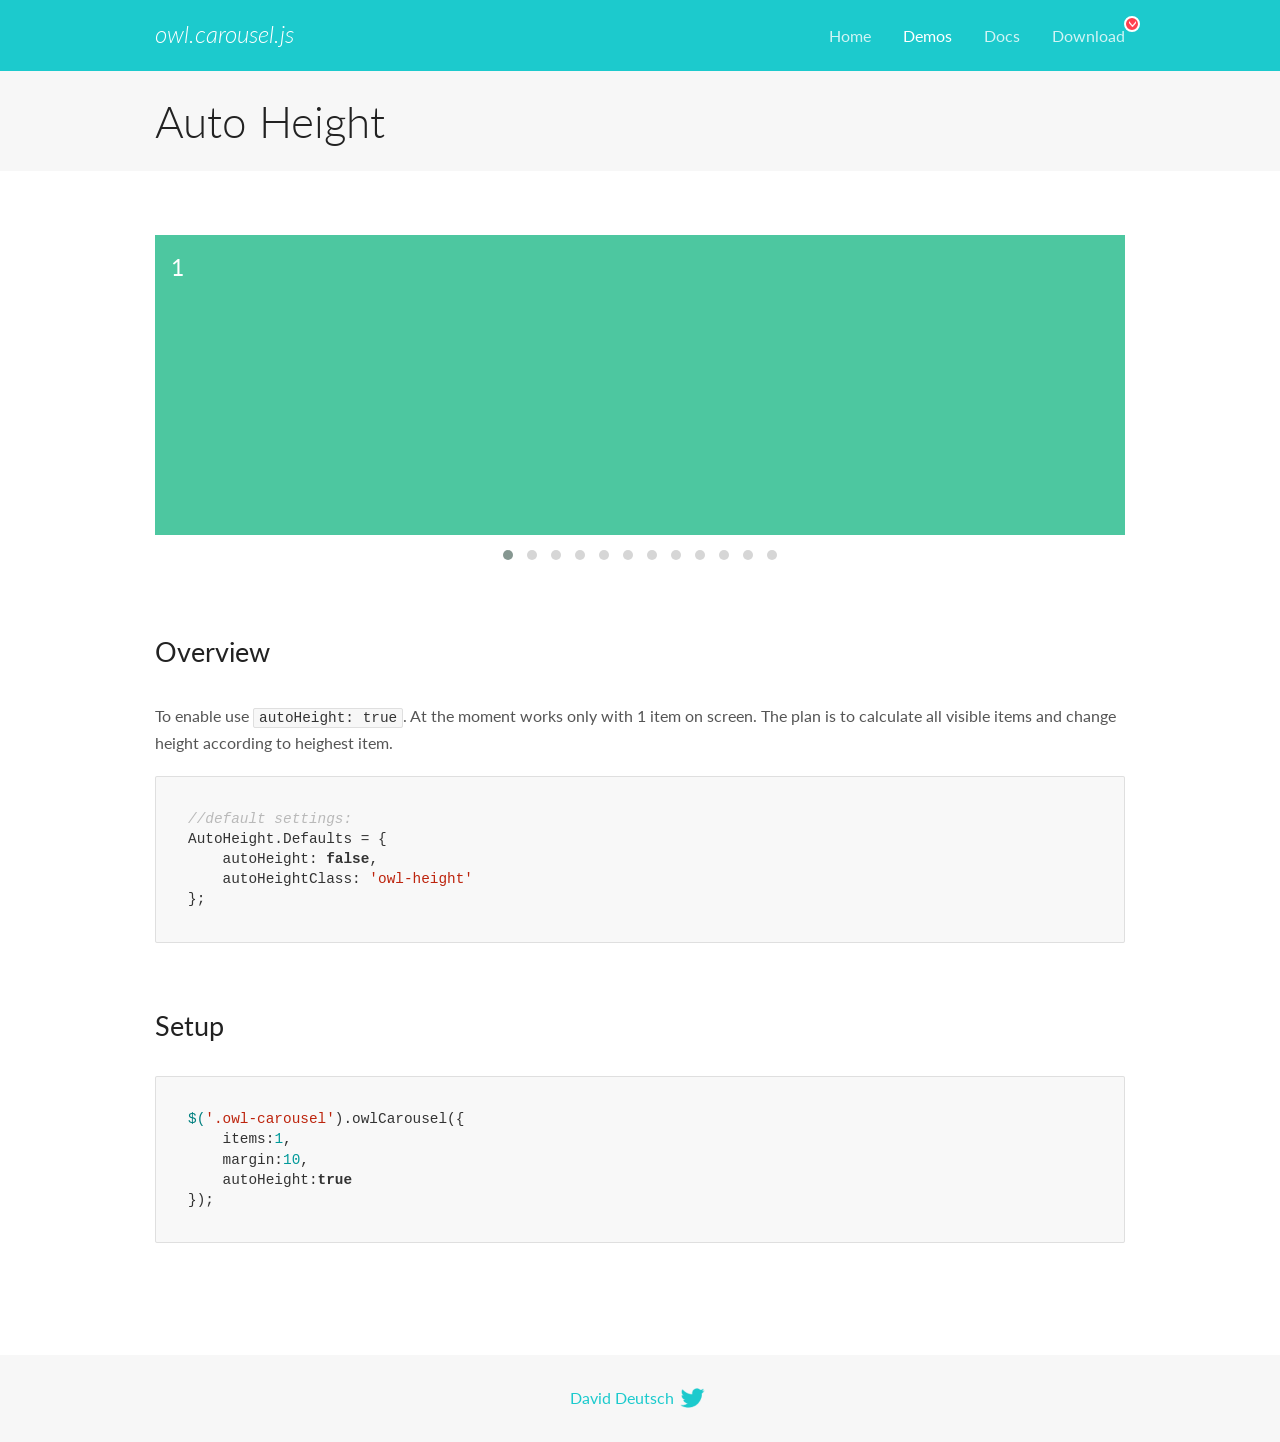
<file: Day-34 (30-04-2020)/assets/Plugin/OwlCarousel2-2.3.4/OwlCarousel2-2.3.4/docs/demos/autoheight.html>
<!DOCTYPE html>
<html lang="en">
  <head>

    <!-- head -->
    <meta charset="utf-8">
    <meta name="msapplication-tap-highlight" content="no" />
    <meta name="viewport" content="width=device-width, initial-scale=1.0" />
    <meta name="description" content="autoHeight usage demo">
    <meta name="author" content="David Deutsch">
    <title>
      Auto Height Demo | Owl Carousel | 2.3.4
    </title>

    <!-- Stylesheets -->
    <link href='https://fonts.googleapis.com/css?family=Lato:300,400,700,400italic,300italic' rel='stylesheet' type='text/css'>
    <link rel="stylesheet" href="../assets/css/docs.theme.min.css">

    <!-- Owl Stylesheets -->
    <link rel="stylesheet" href="../assets/owlcarousel/assets/owl.carousel.min.css">
    <link rel="stylesheet" href="../assets/owlcarousel/assets/owl.theme.default.min.css">

    <!-- HTML5 shim and Respond.js IE8 support of HTML5 elements and media queries -->

    <!--[if lt IE 9]>
      <script src="https://oss.maxcdn.com/libs/html5shiv/3.7.0/html5shiv.js"></script>
      <script src="https://oss.maxcdn.com/libs/respond.js/1.3.0/respond.min.js"></script>
    <![endif]-->

    <!-- Favicons -->
    <link rel="apple-touch-icon-precomposed" sizes="144x144" href="../assets/ico/apple-touch-icon-144-precomposed.png">
    <link rel="shortcut icon" href="../assets/ico/favicon.png">
    <link rel="shortcut icon" href="favicon.ico">

    <!-- Yeah i know js should not be in header. Its required for demos.-->

    <!-- javascript -->
    <script src="../assets/vendors/jquery.min.js"></script>
    <script src="../assets/owlcarousel/owl.carousel.js"></script>
  </head>
  <body>

    <!-- header -->
    <header class="header">
      <div class="row">
        <div class="large-12 columns">
          <div class="brand left">
            <h3>
              <a href="/OwlCarousel2/">owl.carousel.js</a> 
            </h3>
          </div>
          <a id="toggle-nav" class="right">
            <span></span> <span></span> <span></span> 
          </a> 
          <div class="nav-bar">
            <ul class="clearfix">
              <li> <a href="/OwlCarousel2/index.html">Home</a>  </li>
              <li class="active">
                <a href="/OwlCarousel2/demos/demos.html">Demos</a> 
              </li>
              <li> <a href="/OwlCarousel2/docs/started-welcome.html">Docs</a>  </li>
              <li>
                <a href="https://github.com/OwlCarousel2/OwlCarousel2/archive/2.3.4.zip">Download</a> 
                <span class="download"></span> 
              </li>
            </ul>
          </div>
        </div>
      </div>
    </header>

    <!-- title -->
    <section class="title">
      <div class="row">
        <div class="large-12 columns">
          <h1>Auto Height</h1>
        </div>
      </div>
    </section>

    <!--  Demos -->
    <section id="demos">
      <div class="row">
        <div class="large-12 columns">
          <div class="owl-carousel owl-theme">
            <div class="item" style="height:300px">
              <h4>1</h4>
            </div>
            <div class="item" style="height:100px">
              <h4>2</h4>
            </div>
            <div class="item" style="height:500px">
              <h4>3</h4>
            </div>
            <div class="item" style="height:250px">
              <h4>4</h4>
            </div>
            <div class="item" style="height:400px">
              <h4>5</h4>
            </div>
            <div class="item" style="height:500px">
              <h4>6</h4>
            </div>
            <div class="item" style="height:600px">
              <h4>7</h4>
            </div>
            <div class="item" style="height:400px">
              <h4>8</h4>
            </div>
            <div class="item" style="height:300px">
              <h4>9</h4>
            </div>
            <div class="item" style="height:350px">
              <h4>10</h4>
            </div>
            <div class="item" style="height:200px">
              <h4>11</h4>
            </div>
            <div class="item" style="height:150px">
              <h4>12</h4>
            </div>
          </div>
          <h3 id="overview">Overview</h3>
          <p>To enable use <code>autoHeight: true</code>. At the moment works only with 1 item on screen. The plan is to calculate all visible items and change height according to heighest item.</p>
          <pre><code>//default settings:
AutoHeight.Defaults = {
    autoHeight: false,
    autoHeightClass: &#39;owl-height&#39;
};</code></pre>
          <h3 id="setup">Setup</h3>
          <pre><code>$(&#39;.owl-carousel&#39;).owlCarousel({
    items:1,
    margin:10,
    autoHeight:true
});</code></pre>
          <script>
            $(document).ready(function() {
              $('.owl-carousel').owlCarousel({
                items: 1,
                margin: 10,
                autoHeight: true
              });
            })
          </script>
        </div>
      </div>
    </section>

    <!-- footer -->
    <footer class="footer">
      <div class="row">
        <div class="large-12 columns">
          <h5>
            <a href="/OwlCarousel2/docs/support-contact.html">David Deutsch</a> 
            <a id="custom-tweet-button" href="https://twitter.com/share?url=https://github.com/OwlCarousel2/OwlCarousel2&text=Owl Carousel - This is so awesome! " target="_blank"></a> 
          </h5>
        </div>
      </div>
    </footer>

    <!-- vendors -->
    <script src="../assets/vendors/highlight.js"></script>
    <script src="../assets/js/app.js"></script>
  </body>
</html>
</file>
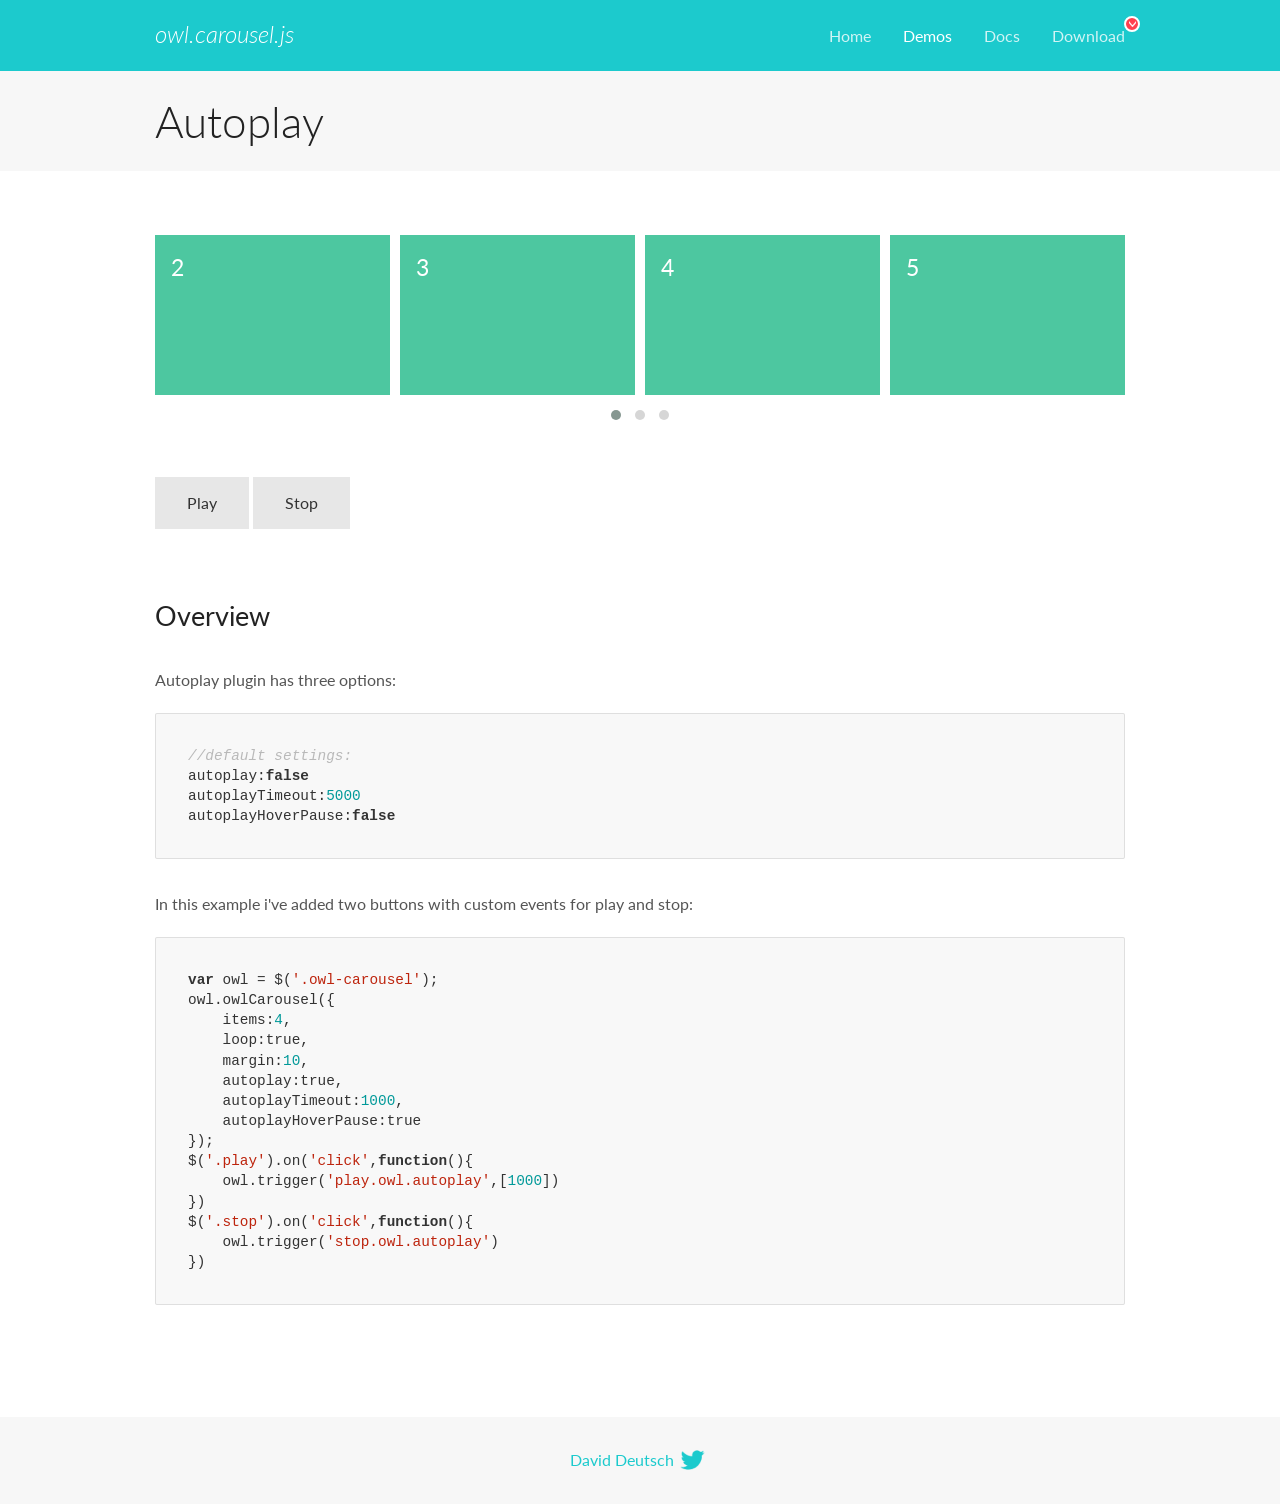
<file: Day-34 (30-04-2020)/assets/Plugin/OwlCarousel2-2.3.4/OwlCarousel2-2.3.4/docs/demos/autoplay.html>
<!DOCTYPE html>
<html lang="en">
  <head>

    <!-- head -->
    <meta charset="utf-8">
    <meta name="msapplication-tap-highlight" content="no" />
    <meta name="viewport" content="width=device-width, initial-scale=1.0" />
    <meta name="description" content="Autoplay usage demo">
    <meta name="author" content="David Deutsch">
    <title>
      Autoplay Demo | Owl Carousel | 2.3.4
    </title>

    <!-- Stylesheets -->
    <link href='https://fonts.googleapis.com/css?family=Lato:300,400,700,400italic,300italic' rel='stylesheet' type='text/css'>
    <link rel="stylesheet" href="../assets/css/docs.theme.min.css">

    <!-- Owl Stylesheets -->
    <link rel="stylesheet" href="../assets/owlcarousel/assets/owl.carousel.min.css">
    <link rel="stylesheet" href="../assets/owlcarousel/assets/owl.theme.default.min.css">

    <!-- HTML5 shim and Respond.js IE8 support of HTML5 elements and media queries -->

    <!--[if lt IE 9]>
      <script src="https://oss.maxcdn.com/libs/html5shiv/3.7.0/html5shiv.js"></script>
      <script src="https://oss.maxcdn.com/libs/respond.js/1.3.0/respond.min.js"></script>
    <![endif]-->

    <!-- Favicons -->
    <link rel="apple-touch-icon-precomposed" sizes="144x144" href="../assets/ico/apple-touch-icon-144-precomposed.png">
    <link rel="shortcut icon" href="../assets/ico/favicon.png">
    <link rel="shortcut icon" href="favicon.ico">

    <!-- Yeah i know js should not be in header. Its required for demos.-->

    <!-- javascript -->
    <script src="../assets/vendors/jquery.min.js"></script>
    <script src="../assets/owlcarousel/owl.carousel.js"></script>
  </head>
  <body>

    <!-- header -->
    <header class="header">
      <div class="row">
        <div class="large-12 columns">
          <div class="brand left">
            <h3>
              <a href="/OwlCarousel2/">owl.carousel.js</a> 
            </h3>
          </div>
          <a id="toggle-nav" class="right">
            <span></span> <span></span> <span></span> 
          </a> 
          <div class="nav-bar">
            <ul class="clearfix">
              <li> <a href="/OwlCarousel2/index.html">Home</a>  </li>
              <li class="active">
                <a href="/OwlCarousel2/demos/demos.html">Demos</a> 
              </li>
              <li> <a href="/OwlCarousel2/docs/started-welcome.html">Docs</a>  </li>
              <li>
                <a href="https://github.com/OwlCarousel2/OwlCarousel2/archive/2.3.4.zip">Download</a> 
                <span class="download"></span> 
              </li>
            </ul>
          </div>
        </div>
      </div>
    </header>

    <!-- title -->
    <section class="title">
      <div class="row">
        <div class="large-12 columns">
          <h1>Autoplay</h1>
        </div>
      </div>
    </section>

    <!--  Demos -->
    <section id="demos">
      <div class="row">
        <div class="large-12 columns">
          <div class="owl-carousel owl-theme">
            <div class="item">
              <h4>1</h4>
            </div>
            <div class="item">
              <h4>2</h4>
            </div>
            <div class="item">
              <h4>3</h4>
            </div>
            <div class="item">
              <h4>4</h4>
            </div>
            <div class="item">
              <h4>5</h4>
            </div>
            <div class="item">
              <h4>6</h4>
            </div>
            <div class="item">
              <h4>7</h4>
            </div>
            <div class="item">
              <h4>8</h4>
            </div>
            <div class="item">
              <h4>9</h4>
            </div>
            <div class="item">
              <h4>10</h4>
            </div>
            <div class="item">
              <h4>11</h4>
            </div>
            <div class="item">
              <h4>12</h4>
            </div>
          </div>
          <a class="button secondary play">Play</a> 
          <a class="button secondary stop">Stop</a> 
          <h3 id="overview">Overview</h3>
          <p>Autoplay plugin has three options:</p>
          <pre><code>//default settings:
autoplay:false
autoplayTimeout:5000
autoplayHoverPause:false</code></pre>
          <p>In this example i&#39;ve added two buttons with custom events for play and stop:</p>
          <pre><code>var owl = $(&#39;.owl-carousel&#39;);
owl.owlCarousel({
    items:4,
    loop:true,
    margin:10,
    autoplay:true,
    autoplayTimeout:1000,
    autoplayHoverPause:true
});
$(&#39;.play&#39;).on(&#39;click&#39;,function(){
    owl.trigger(&#39;play.owl.autoplay&#39;,[1000])
})
$(&#39;.stop&#39;).on(&#39;click&#39;,function(){
    owl.trigger(&#39;stop.owl.autoplay&#39;)
})</code></pre>
          <script>
            $(document).ready(function() {
              var owl = $('.owl-carousel');
              owl.owlCarousel({
                items: 4,
                loop: true,
                margin: 10,
                autoplay: true,
                autoplayTimeout: 1000,
                autoplayHoverPause: true
              });
              $('.play').on('click', function() {
                owl.trigger('play.owl.autoplay', [1000])
              })
              $('.stop').on('click', function() {
                owl.trigger('stop.owl.autoplay')
              })
            })
          </script>
        </div>
      </div>
    </section>

    <!-- footer -->
    <footer class="footer">
      <div class="row">
        <div class="large-12 columns">
          <h5>
            <a href="/OwlCarousel2/docs/support-contact.html">David Deutsch</a> 
            <a id="custom-tweet-button" href="https://twitter.com/share?url=https://github.com/OwlCarousel2/OwlCarousel2&text=Owl Carousel - This is so awesome! " target="_blank"></a> 
          </h5>
        </div>
      </div>
    </footer>

    <!-- vendors -->
    <script src="../assets/vendors/highlight.js"></script>
    <script src="../assets/js/app.js"></script>
  </body>
</html>
</file>
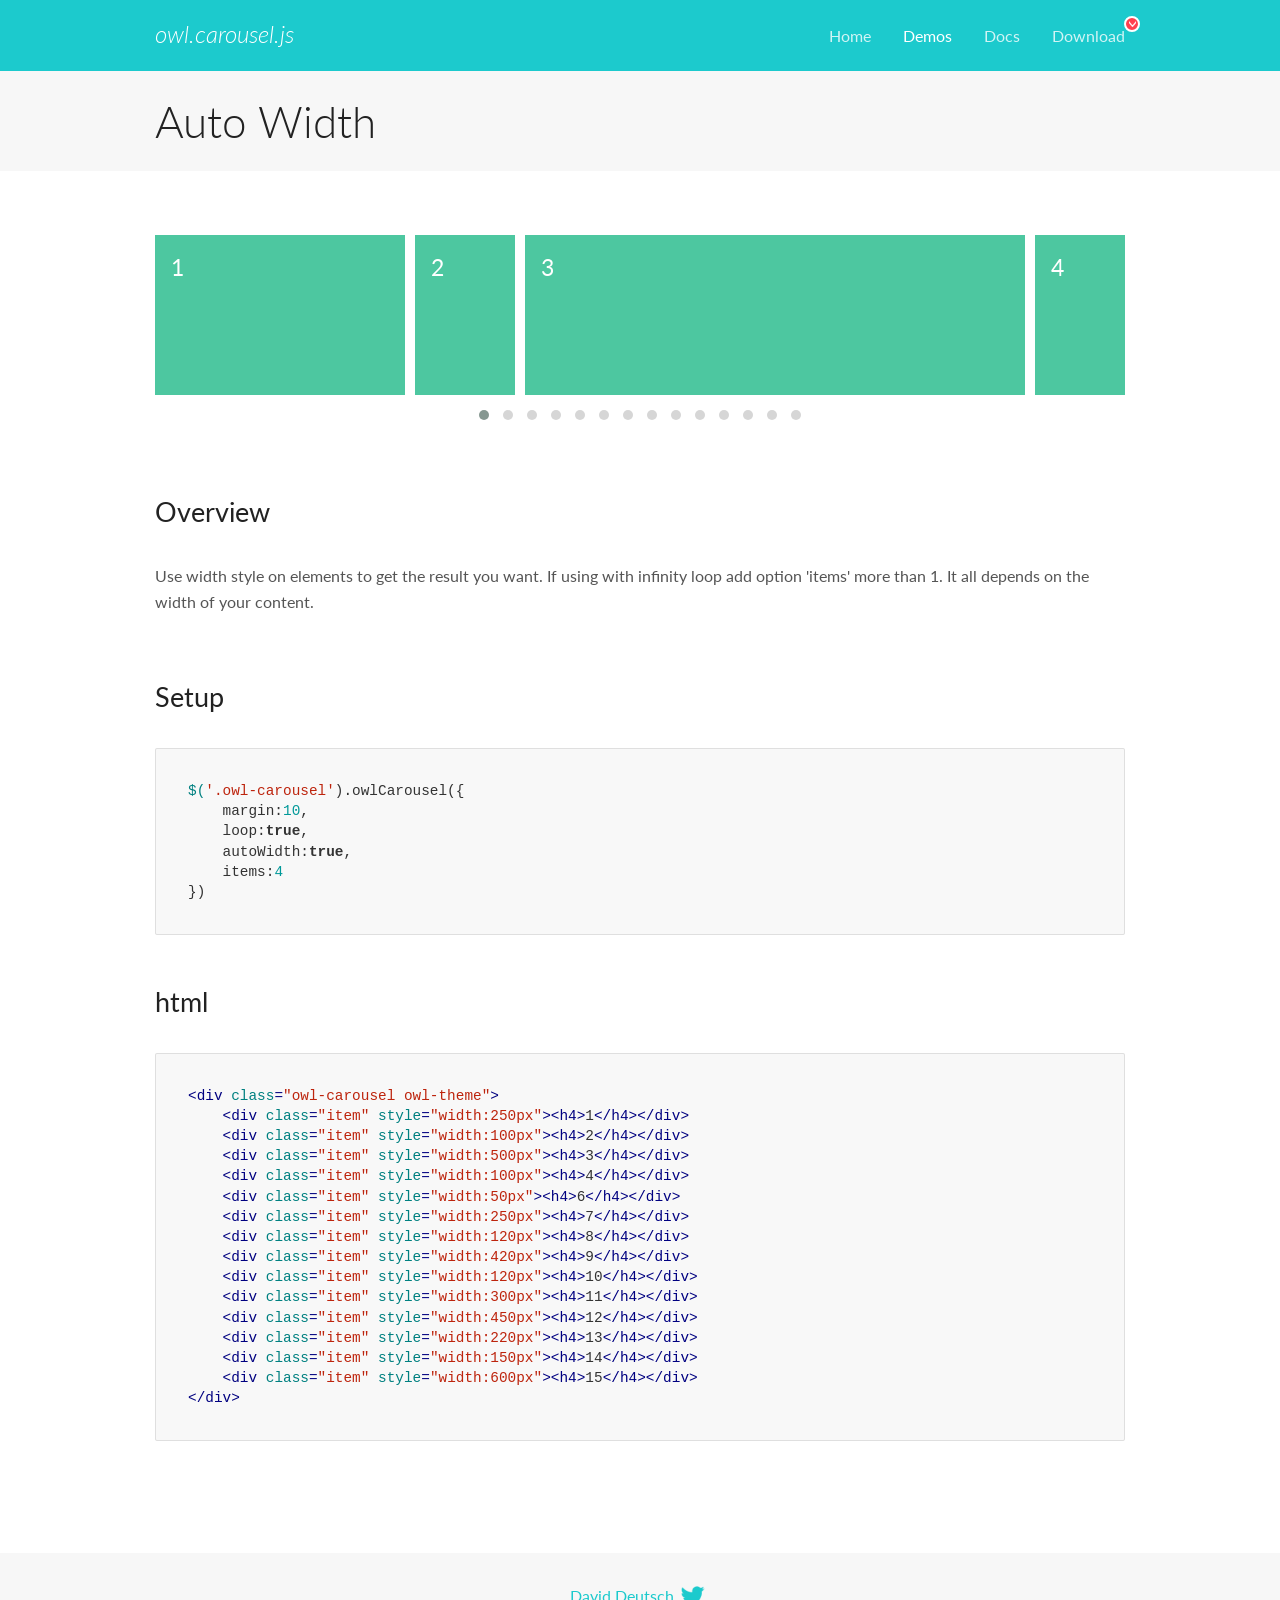
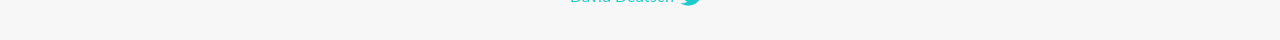
<file: Day-34 (30-04-2020)/assets/Plugin/OwlCarousel2-2.3.4/OwlCarousel2-2.3.4/docs/demos/autowidth.html>
<!DOCTYPE html>
<html lang="en">
  <head>

    <!-- head -->
    <meta charset="utf-8">
    <meta name="msapplication-tap-highlight" content="no" />
    <meta name="viewport" content="width=device-width, initial-scale=1.0" />
    <meta name="description" content="Auto Width">
    <meta name="author" content="David Deutsch">
    <title>
      Auto Width Demo | Owl Carousel | 2.3.4
    </title>

    <!-- Stylesheets -->
    <link href='https://fonts.googleapis.com/css?family=Lato:300,400,700,400italic,300italic' rel='stylesheet' type='text/css'>
    <link rel="stylesheet" href="../assets/css/docs.theme.min.css">

    <!-- Owl Stylesheets -->
    <link rel="stylesheet" href="../assets/owlcarousel/assets/owl.carousel.min.css">
    <link rel="stylesheet" href="../assets/owlcarousel/assets/owl.theme.default.min.css">

    <!-- HTML5 shim and Respond.js IE8 support of HTML5 elements and media queries -->

    <!--[if lt IE 9]>
      <script src="https://oss.maxcdn.com/libs/html5shiv/3.7.0/html5shiv.js"></script>
      <script src="https://oss.maxcdn.com/libs/respond.js/1.3.0/respond.min.js"></script>
    <![endif]-->

    <!-- Favicons -->
    <link rel="apple-touch-icon-precomposed" sizes="144x144" href="../assets/ico/apple-touch-icon-144-precomposed.png">
    <link rel="shortcut icon" href="../assets/ico/favicon.png">
    <link rel="shortcut icon" href="favicon.ico">

    <!-- Yeah i know js should not be in header. Its required for demos.-->

    <!-- javascript -->
    <script src="../assets/vendors/jquery.min.js"></script>
    <script src="../assets/owlcarousel/owl.carousel.js"></script>
  </head>
  <body>

    <!-- header -->
    <header class="header">
      <div class="row">
        <div class="large-12 columns">
          <div class="brand left">
            <h3>
              <a href="/OwlCarousel2/">owl.carousel.js</a> 
            </h3>
          </div>
          <a id="toggle-nav" class="right">
            <span></span> <span></span> <span></span> 
          </a> 
          <div class="nav-bar">
            <ul class="clearfix">
              <li> <a href="/OwlCarousel2/index.html">Home</a>  </li>
              <li class="active">
                <a href="/OwlCarousel2/demos/demos.html">Demos</a> 
              </li>
              <li> <a href="/OwlCarousel2/docs/started-welcome.html">Docs</a>  </li>
              <li>
                <a href="https://github.com/OwlCarousel2/OwlCarousel2/archive/2.3.4.zip">Download</a> 
                <span class="download"></span> 
              </li>
            </ul>
          </div>
        </div>
      </div>
    </header>

    <!-- title -->
    <section class="title">
      <div class="row">
        <div class="large-12 columns">
          <h1>Auto Width</h1>
        </div>
      </div>
    </section>

    <!--  Demos -->
    <section id="demos">
      <div class="row">
        <div class="large-12 columns">
          <div class="owl-carousel owl-theme">
            <div class="item" style="width:250px">
              <h4>1</h4>
            </div>
            <div class="item" style="width:100px">
              <h4>2</h4>
            </div>
            <div class="item" style="width:500px">
              <h4>3</h4>
            </div>
            <div class="item" style="width:100px">
              <h4>4</h4>
            </div>
            <div class="item" style="width:50px">
              <h4>6</h4>
            </div>
            <div class="item" style="width:250px">
              <h4>7</h4>
            </div>
            <div class="item" style="width:120px">
              <h4>8</h4>
            </div>
            <div class="item" style="width:420px">
              <h4>9</h4>
            </div>
            <div class="item" style="width:120px">
              <h4>10</h4>
            </div>
            <div class="item" style="width:300px">
              <h4>11</h4>
            </div>
            <div class="item" style="width:450px">
              <h4>12</h4>
            </div>
            <div class="item" style="width:220px">
              <h4>13</h4>
            </div>
            <div class="item" style="width:150px">
              <h4>14</h4>
            </div>
            <div class="item" style="width:600px">
              <h4>15</h4>
            </div>
          </div>
          <h3 id="overview">Overview</h3>
          <p>Use width style on elements to get the result you want. If using with infinity loop add option &#39;items&#39; more than 1. It all depends on the width of your content.</p>
          <h3 id="setup">Setup</h3>
          <pre><code>$(&#39;.owl-carousel&#39;).owlCarousel({
    margin:10,
    loop:true,
    autoWidth:true,
    items:4
})</code></pre>
          <h3 id="html">html</h3>
          <pre><code>&lt;div class=&quot;owl-carousel owl-theme&quot;&gt;
    &lt;div class=&quot;item&quot; style=&quot;width:250px&quot;&gt;&lt;h4&gt;1&lt;/h4&gt;&lt;/div&gt;
    &lt;div class=&quot;item&quot; style=&quot;width:100px&quot;&gt;&lt;h4&gt;2&lt;/h4&gt;&lt;/div&gt;
    &lt;div class=&quot;item&quot; style=&quot;width:500px&quot;&gt;&lt;h4&gt;3&lt;/h4&gt;&lt;/div&gt;
    &lt;div class=&quot;item&quot; style=&quot;width:100px&quot;&gt;&lt;h4&gt;4&lt;/h4&gt;&lt;/div&gt;
    &lt;div class=&quot;item&quot; style=&quot;width:50px&quot;&gt;&lt;h4&gt;6&lt;/h4&gt;&lt;/div&gt;
    &lt;div class=&quot;item&quot; style=&quot;width:250px&quot;&gt;&lt;h4&gt;7&lt;/h4&gt;&lt;/div&gt;
    &lt;div class=&quot;item&quot; style=&quot;width:120px&quot;&gt;&lt;h4&gt;8&lt;/h4&gt;&lt;/div&gt;
    &lt;div class=&quot;item&quot; style=&quot;width:420px&quot;&gt;&lt;h4&gt;9&lt;/h4&gt;&lt;/div&gt;
    &lt;div class=&quot;item&quot; style=&quot;width:120px&quot;&gt;&lt;h4&gt;10&lt;/h4&gt;&lt;/div&gt;
    &lt;div class=&quot;item&quot; style=&quot;width:300px&quot;&gt;&lt;h4&gt;11&lt;/h4&gt;&lt;/div&gt;
    &lt;div class=&quot;item&quot; style=&quot;width:450px&quot;&gt;&lt;h4&gt;12&lt;/h4&gt;&lt;/div&gt;
    &lt;div class=&quot;item&quot; style=&quot;width:220px&quot;&gt;&lt;h4&gt;13&lt;/h4&gt;&lt;/div&gt;
    &lt;div class=&quot;item&quot; style=&quot;width:150px&quot;&gt;&lt;h4&gt;14&lt;/h4&gt;&lt;/div&gt;
    &lt;div class=&quot;item&quot; style=&quot;width:600px&quot;&gt;&lt;h4&gt;15&lt;/h4&gt;&lt;/div&gt;
&lt;/div&gt;</code></pre>
          <script>
            $(document).ready(function() {
              $('.owl-carousel').owlCarousel({
                margin: 10,
                loop: true,
                autoWidth: true,
                items: 4
              })
            })
          </script>
        </div>
      </div>
    </section>

    <!-- footer -->
    <footer class="footer">
      <div class="row">
        <div class="large-12 columns">
          <h5>
            <a href="/OwlCarousel2/docs/support-contact.html">David Deutsch</a> 
            <a id="custom-tweet-button" href="https://twitter.com/share?url=https://github.com/OwlCarousel2/OwlCarousel2&text=Owl Carousel - This is so awesome! " target="_blank"></a> 
          </h5>
        </div>
      </div>
    </footer>

    <!-- vendors -->
    <script src="../assets/vendors/highlight.js"></script>
    <script src="../assets/js/app.js"></script>
  </body>
</html>
</file>
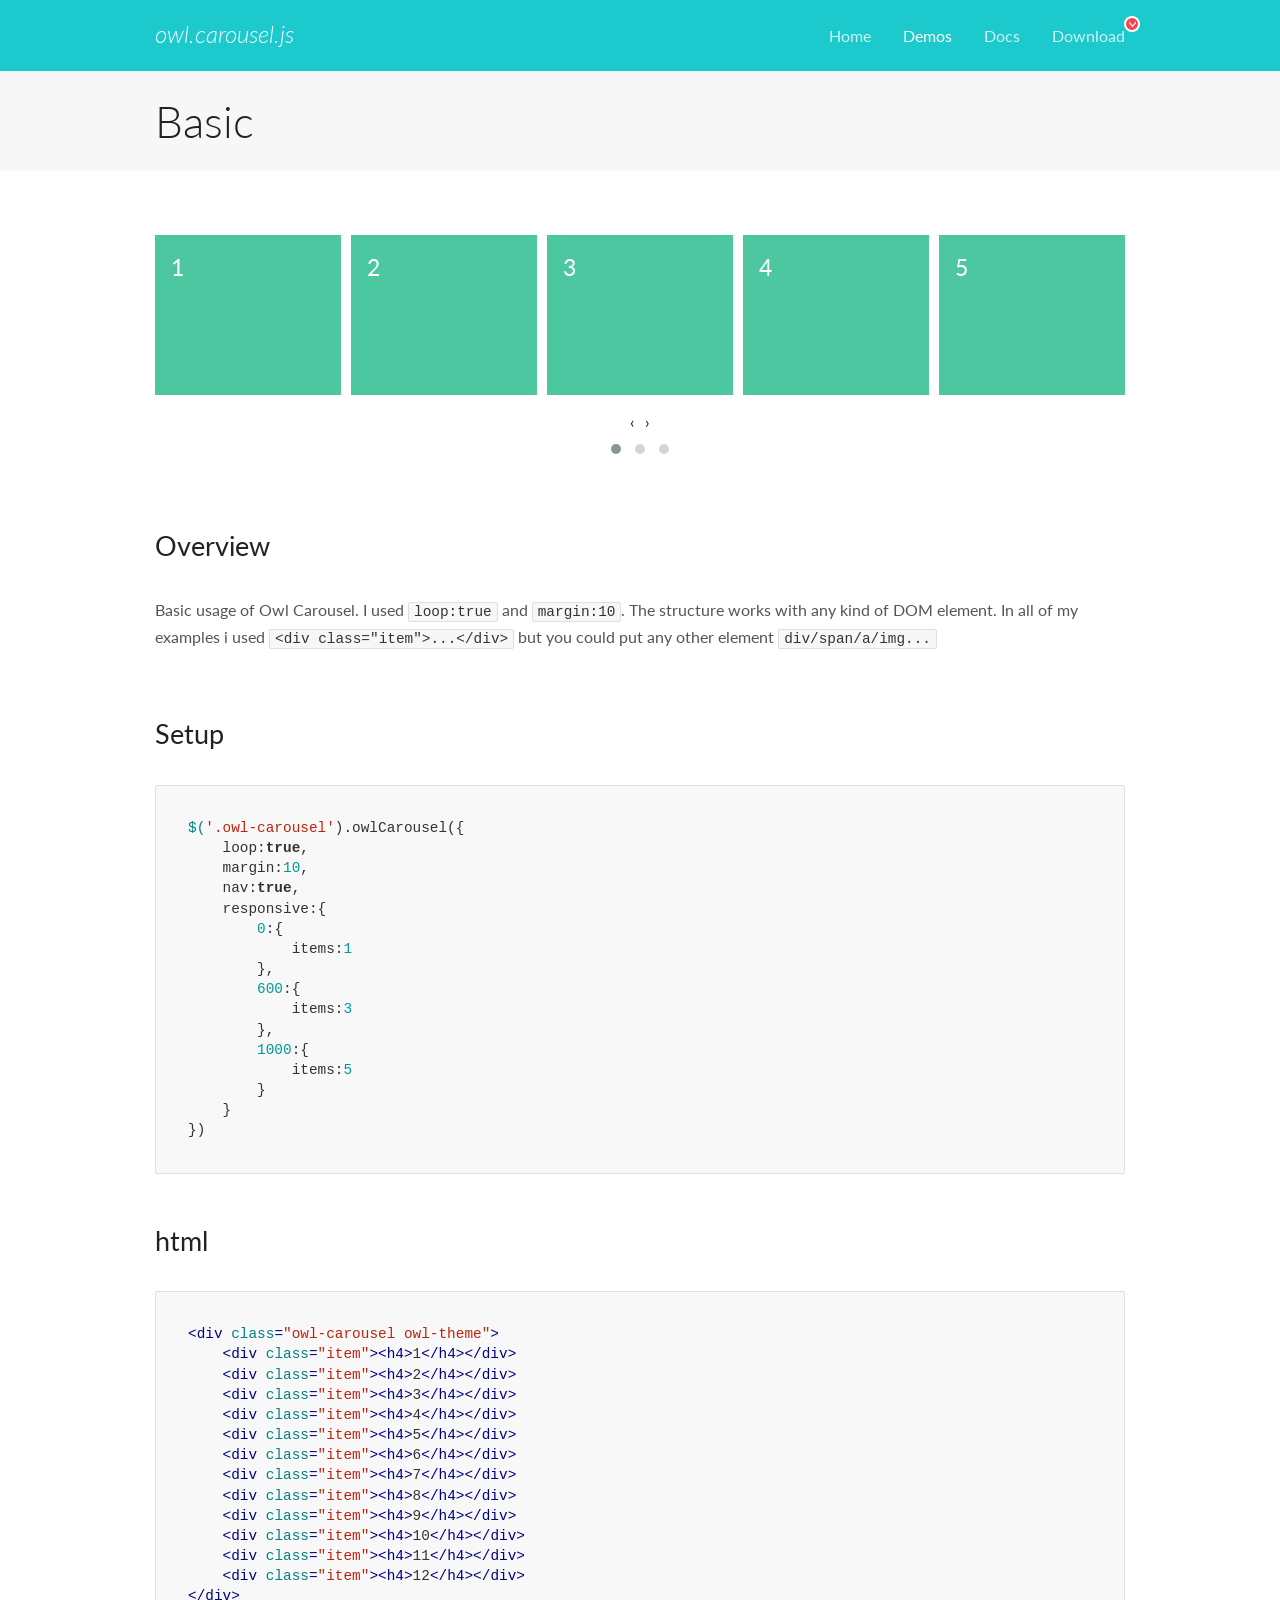
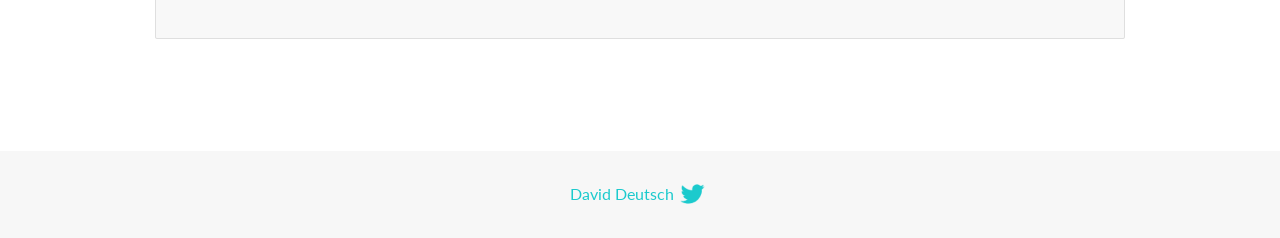
<file: Day-34 (30-04-2020)/assets/Plugin/OwlCarousel2-2.3.4/OwlCarousel2-2.3.4/docs/demos/basic.html>
<!DOCTYPE html>
<html lang="en">
  <head>

    <!-- head -->
    <meta charset="utf-8">
    <meta name="msapplication-tap-highlight" content="no" />
    <meta name="viewport" content="width=device-width, initial-scale=1.0" />
    <meta name="description" content="Basic usage demo">
    <meta name="author" content="David Deutsch">
    <title>
      Basic Demo | Owl Carousel | 2.3.4
    </title>

    <!-- Stylesheets -->
    <link href='https://fonts.googleapis.com/css?family=Lato:300,400,700,400italic,300italic' rel='stylesheet' type='text/css'>
    <link rel="stylesheet" href="../assets/css/docs.theme.min.css">

    <!-- Owl Stylesheets -->
    <link rel="stylesheet" href="../assets/owlcarousel/assets/owl.carousel.min.css">
    <link rel="stylesheet" href="../assets/owlcarousel/assets/owl.theme.default.min.css">

    <!-- HTML5 shim and Respond.js IE8 support of HTML5 elements and media queries -->

    <!--[if lt IE 9]>
      <script src="https://oss.maxcdn.com/libs/html5shiv/3.7.0/html5shiv.js"></script>
      <script src="https://oss.maxcdn.com/libs/respond.js/1.3.0/respond.min.js"></script>
    <![endif]-->

    <!-- Favicons -->
    <link rel="apple-touch-icon-precomposed" sizes="144x144" href="../assets/ico/apple-touch-icon-144-precomposed.png">
    <link rel="shortcut icon" href="../assets/ico/favicon.png">
    <link rel="shortcut icon" href="favicon.ico">

    <!-- Yeah i know js should not be in header. Its required for demos.-->

    <!-- javascript -->
    <script src="../assets/vendors/jquery.min.js"></script>
    <script src="../assets/owlcarousel/owl.carousel.js"></script>
  </head>
  <body>

    <!-- header -->
    <header class="header">
      <div class="row">
        <div class="large-12 columns">
          <div class="brand left">
            <h3>
              <a href="/OwlCarousel2/">owl.carousel.js</a> 
            </h3>
          </div>
          <a id="toggle-nav" class="right">
            <span></span> <span></span> <span></span> 
          </a> 
          <div class="nav-bar">
            <ul class="clearfix">
              <li> <a href="/OwlCarousel2/index.html">Home</a>  </li>
              <li class="active">
                <a href="/OwlCarousel2/demos/demos.html">Demos</a> 
              </li>
              <li> <a href="/OwlCarousel2/docs/started-welcome.html">Docs</a>  </li>
              <li>
                <a href="https://github.com/OwlCarousel2/OwlCarousel2/archive/2.3.4.zip">Download</a> 
                <span class="download"></span> 
              </li>
            </ul>
          </div>
        </div>
      </div>
    </header>

    <!-- title -->
    <section class="title">
      <div class="row">
        <div class="large-12 columns">
          <h1>Basic</h1>
        </div>
      </div>
    </section>

    <!--  Demos -->
    <section id="demos">
      <div class="row">
        <div class="large-12 columns">
          <div class="owl-carousel owl-theme">
            <div class="item">
              <h4>1</h4>
            </div>
            <div class="item">
              <h4>2</h4>
            </div>
            <div class="item">
              <h4>3</h4>
            </div>
            <div class="item">
              <h4>4</h4>
            </div>
            <div class="item">
              <h4>5</h4>
            </div>
            <div class="item">
              <h4>6</h4>
            </div>
            <div class="item">
              <h4>7</h4>
            </div>
            <div class="item">
              <h4>8</h4>
            </div>
            <div class="item">
              <h4>9</h4>
            </div>
            <div class="item">
              <h4>10</h4>
            </div>
            <div class="item">
              <h4>11</h4>
            </div>
            <div class="item">
              <h4>12</h4>
            </div>
          </div>
          <h3 id="overview">Overview</h3>
          <p>Basic usage of Owl Carousel. I used <code>loop:true</code> and <code>margin:10</code>. The structure works with any kind of DOM element. In all of my examples i used <code>&lt;div class=&quot;item&quot;&gt;...&lt;/div&gt;</code> but you could
            put any other element <code>div/span/a/img...</code></p>
          <h3 id="setup">Setup</h3>
          <pre><code>$(&#39;.owl-carousel&#39;).owlCarousel({
    loop:true,
    margin:10,
    nav:true,
    responsive:{
        0:{
            items:1
        },
        600:{
            items:3
        },
        1000:{
            items:5
        }
    }
})</code></pre>
          <h3 id="html">html</h3>
          <pre><code>&lt;div class=&quot;owl-carousel owl-theme&quot;&gt;
    &lt;div class=&quot;item&quot;&gt;&lt;h4&gt;1&lt;/h4&gt;&lt;/div&gt;
    &lt;div class=&quot;item&quot;&gt;&lt;h4&gt;2&lt;/h4&gt;&lt;/div&gt;
    &lt;div class=&quot;item&quot;&gt;&lt;h4&gt;3&lt;/h4&gt;&lt;/div&gt;
    &lt;div class=&quot;item&quot;&gt;&lt;h4&gt;4&lt;/h4&gt;&lt;/div&gt;
    &lt;div class=&quot;item&quot;&gt;&lt;h4&gt;5&lt;/h4&gt;&lt;/div&gt;
    &lt;div class=&quot;item&quot;&gt;&lt;h4&gt;6&lt;/h4&gt;&lt;/div&gt;
    &lt;div class=&quot;item&quot;&gt;&lt;h4&gt;7&lt;/h4&gt;&lt;/div&gt;
    &lt;div class=&quot;item&quot;&gt;&lt;h4&gt;8&lt;/h4&gt;&lt;/div&gt;
    &lt;div class=&quot;item&quot;&gt;&lt;h4&gt;9&lt;/h4&gt;&lt;/div&gt;
    &lt;div class=&quot;item&quot;&gt;&lt;h4&gt;10&lt;/h4&gt;&lt;/div&gt;
    &lt;div class=&quot;item&quot;&gt;&lt;h4&gt;11&lt;/h4&gt;&lt;/div&gt;
    &lt;div class=&quot;item&quot;&gt;&lt;h4&gt;12&lt;/h4&gt;&lt;/div&gt;
&lt;/div&gt;</code></pre>
          <script>
            $(document).ready(function() {
              var owl = $('.owl-carousel');
              owl.owlCarousel({
                margin: 10,
                nav: true,
                loop: true,
                responsive: {
                  0: {
                    items: 1
                  },
                  600: {
                    items: 3
                  },
                  1000: {
                    items: 5
                  }
                }
              })
            })
          </script>
        </div>
      </div>
    </section>

    <!-- footer -->
    <footer class="footer">
      <div class="row">
        <div class="large-12 columns">
          <h5>
            <a href="/OwlCarousel2/docs/support-contact.html">David Deutsch</a> 
            <a id="custom-tweet-button" href="https://twitter.com/share?url=https://github.com/OwlCarousel2/OwlCarousel2&text=Owl Carousel - This is so awesome! " target="_blank"></a> 
          </h5>
        </div>
      </div>
    </footer>

    <!-- vendors -->
    <script src="../assets/vendors/highlight.js"></script>
    <script src="../assets/js/app.js"></script>
  </body>
</html>
</file>
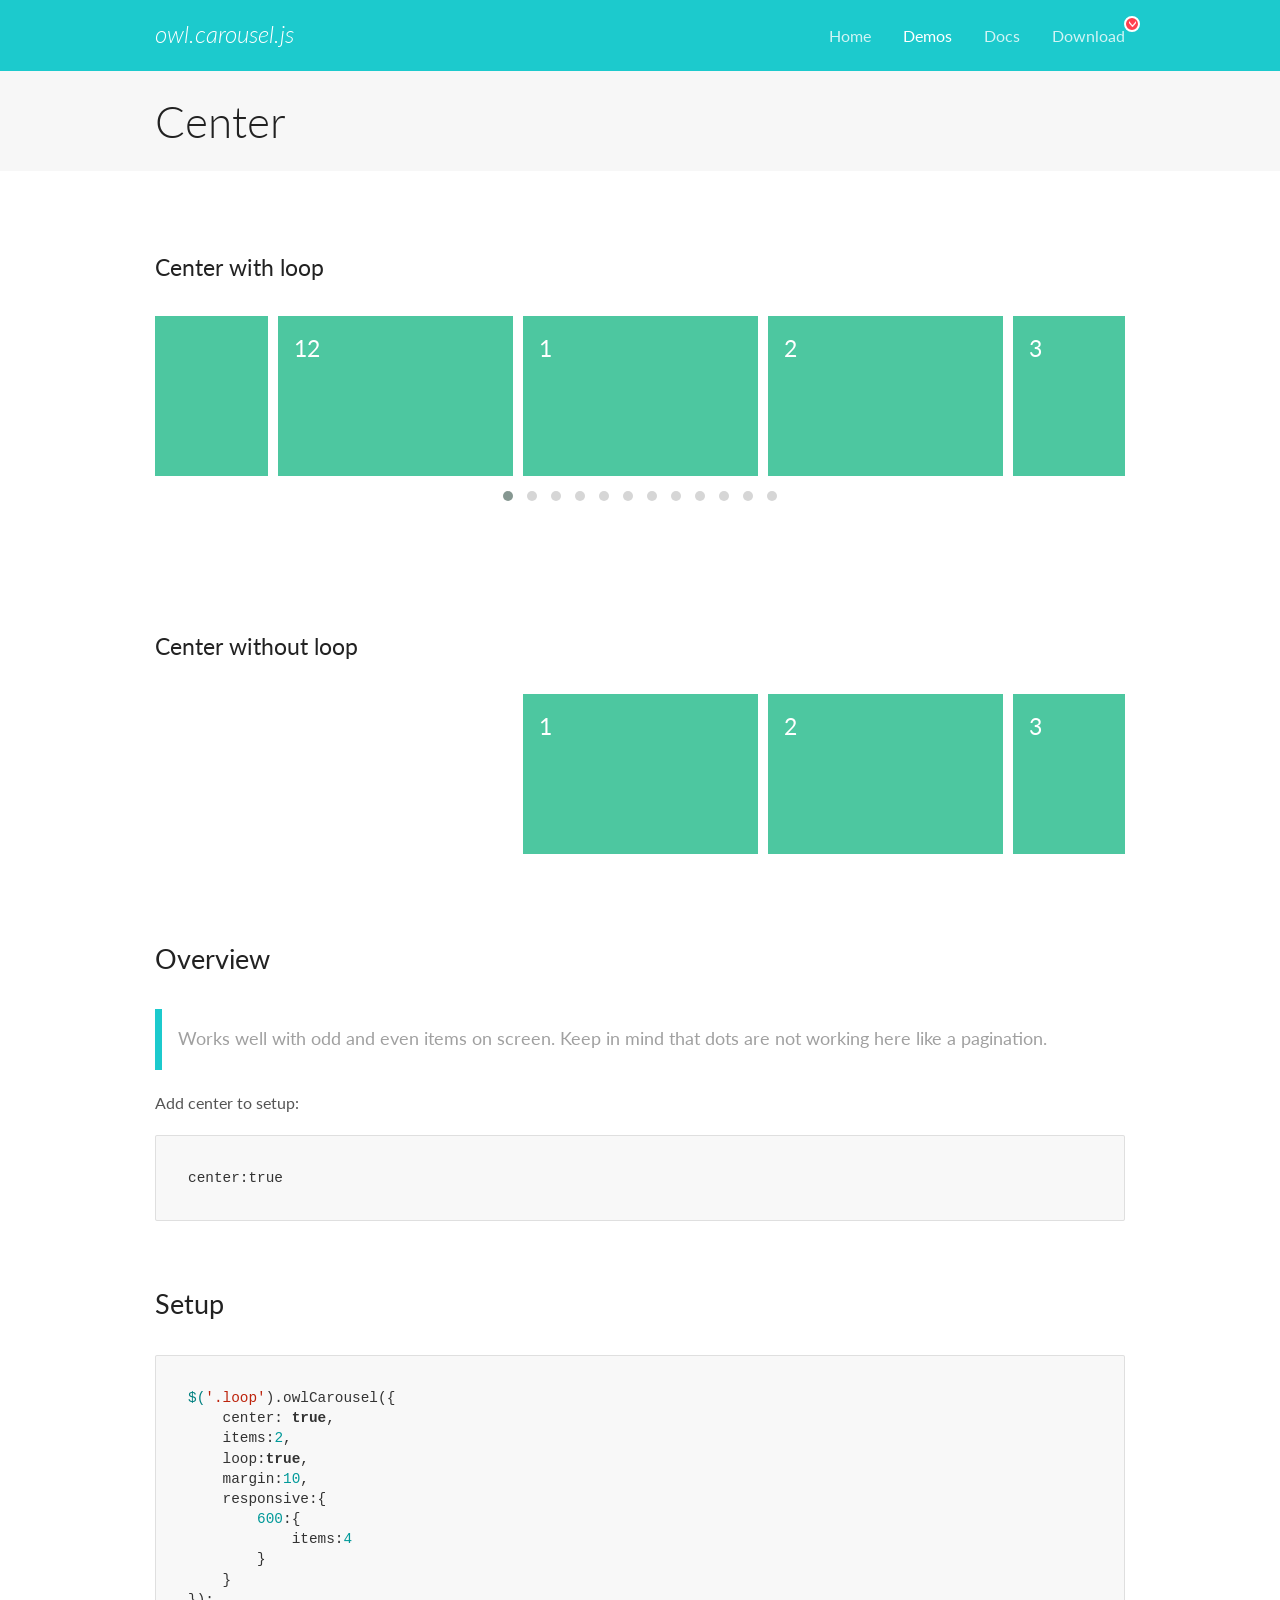
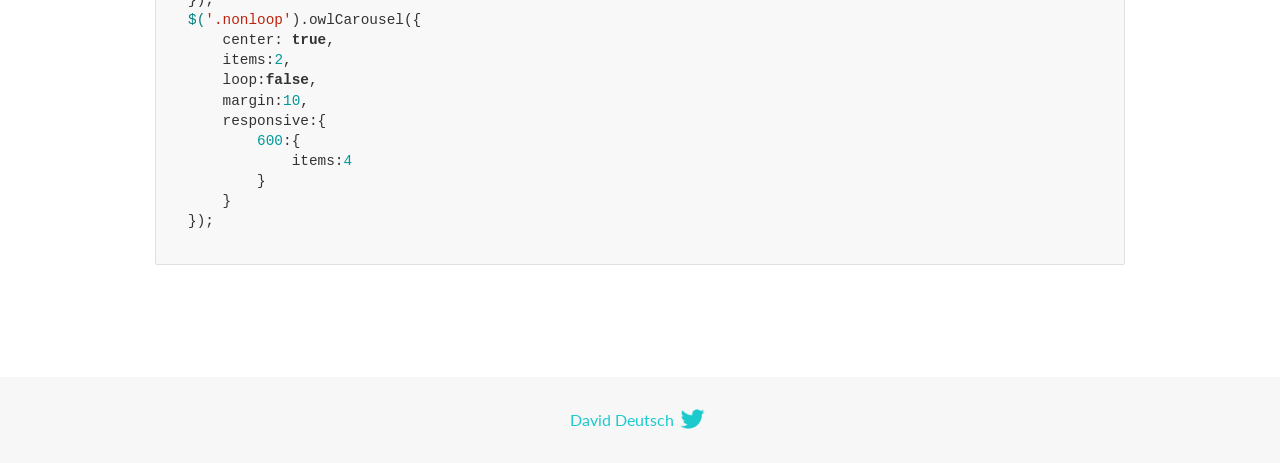
<file: Day-34 (30-04-2020)/assets/Plugin/OwlCarousel2-2.3.4/OwlCarousel2-2.3.4/docs/demos/center.html>
<!DOCTYPE html>
<html lang="en">
  <head>

    <!-- head -->
    <meta charset="utf-8">
    <meta name="msapplication-tap-highlight" content="no" />
    <meta name="viewport" content="width=device-width, initial-scale=1.0" />
    <meta name="description" content="Center carousel">
    <meta name="author" content="David Deutsch">
    <title>
      Center Demo | Owl Carousel | 2.3.4
    </title>

    <!-- Stylesheets -->
    <link href='https://fonts.googleapis.com/css?family=Lato:300,400,700,400italic,300italic' rel='stylesheet' type='text/css'>
    <link rel="stylesheet" href="../assets/css/docs.theme.min.css">

    <!-- Owl Stylesheets -->
    <link rel="stylesheet" href="../assets/owlcarousel/assets/owl.carousel.min.css">
    <link rel="stylesheet" href="../assets/owlcarousel/assets/owl.theme.default.min.css">

    <!-- HTML5 shim and Respond.js IE8 support of HTML5 elements and media queries -->

    <!--[if lt IE 9]>
      <script src="https://oss.maxcdn.com/libs/html5shiv/3.7.0/html5shiv.js"></script>
      <script src="https://oss.maxcdn.com/libs/respond.js/1.3.0/respond.min.js"></script>
    <![endif]-->

    <!-- Favicons -->
    <link rel="apple-touch-icon-precomposed" sizes="144x144" href="../assets/ico/apple-touch-icon-144-precomposed.png">
    <link rel="shortcut icon" href="../assets/ico/favicon.png">
    <link rel="shortcut icon" href="favicon.ico">

    <!-- Yeah i know js should not be in header. Its required for demos.-->

    <!-- javascript -->
    <script src="../assets/vendors/jquery.min.js"></script>
    <script src="../assets/owlcarousel/owl.carousel.js"></script>
  </head>
  <body>

    <!-- header -->
    <header class="header">
      <div class="row">
        <div class="large-12 columns">
          <div class="brand left">
            <h3>
              <a href="/OwlCarousel2/">owl.carousel.js</a> 
            </h3>
          </div>
          <a id="toggle-nav" class="right">
            <span></span> <span></span> <span></span> 
          </a> 
          <div class="nav-bar">
            <ul class="clearfix">
              <li> <a href="/OwlCarousel2/index.html">Home</a>  </li>
              <li class="active">
                <a href="/OwlCarousel2/demos/demos.html">Demos</a> 
              </li>
              <li> <a href="/OwlCarousel2/docs/started-welcome.html">Docs</a>  </li>
              <li>
                <a href="https://github.com/OwlCarousel2/OwlCarousel2/archive/2.3.4.zip">Download</a> 
                <span class="download"></span> 
              </li>
            </ul>
          </div>
        </div>
      </div>
    </header>

    <!-- title -->
    <section class="title">
      <div class="row">
        <div class="large-12 columns">
          <h1>Center</h1>
        </div>
      </div>
    </section>

    <!--  Demos -->
    <section id="demos">
      <div class="row">
        <div class="large-12 columns">
          <h4 id="center-with-loop">Center with loop</h4>
          <div class="loop owl-carousel owl-theme">
            <div class="item">
              <h4>1</h4>
            </div>
            <div class="item">
              <h4>2</h4>
            </div>
            <div class="item">
              <h4>3</h4>
            </div>
            <div class="item">
              <h4>4</h4>
            </div>
            <div class="item">
              <h4>5</h4>
            </div>
            <div class="item">
              <h4>6</h4>
            </div>
            <div class="item">
              <h4>7</h4>
            </div>
            <div class="item">
              <h4>8</h4>
            </div>
            <div class="item">
              <h4>9</h4>
            </div>
            <div class="item">
              <h4>10</h4>
            </div>
            <div class="item">
              <h4>11</h4>
            </div>
            <div class="item">
              <h4>12</h4>
            </div>
          </div>
          <br>
          <h4 id="center-without-loop">Center without loop</h4>
          <div class="nonloop owl-carousel">
            <div class="item">
              <h4>1</h4>
            </div>
            <div class="item">
              <h4>2</h4>
            </div>
            <div class="item">
              <h4>3</h4>
            </div>
            <div class="item">
              <h4>4</h4>
            </div>
            <div class="item">
              <h4>5</h4>
            </div>
            <div class="item">
              <h4>6</h4>
            </div>
            <div class="item">
              <h4>7</h4>
            </div>
            <div class="item">
              <h4>8</h4>
            </div>
            <div class="item">
              <h4>9</h4>
            </div>
            <div class="item">
              <h4>10</h4>
            </div>
            <div class="item">
              <h4>11</h4>
            </div>
            <div class="item">
              <h4>12</h4>
            </div>
          </div>
          <h3 id="overview">Overview</h3>
          <blockquote>
            <p>Works well with odd and even items on screen. Keep in mind that dots are not working here like a pagination.</p>
          </blockquote>
          <p>Add center to setup:</p>
          <pre><code>center:true</code></pre>
          <h3 id="setup">Setup</h3>
          <pre><code>$(&#39;.loop&#39;).owlCarousel({
    center: true,
    items:2,
    loop:true,
    margin:10,
    responsive:{
        600:{
            items:4
        }
    }
});
$(&#39;.nonloop&#39;).owlCarousel({
    center: true,
    items:2,
    loop:false,
    margin:10,
    responsive:{
        600:{
            items:4
        }
    }
});</code></pre>
          <script>
            jQuery(document).ready(function($) {
              $('.loop').owlCarousel({
                center: true,
                items: 2,
                loop: true,
                margin: 10,
                responsive: {
                  600: {
                    items: 4
                  }
                }
              });
              $('.nonloop').owlCarousel({
                center: true,
                items: 2,
                loop: false,
                margin: 10,
                responsive: {
                  600: {
                    items: 4
                  }
                }
              });
            });
          </script>
        </div>
      </div>
    </section>

    <!-- footer -->
    <footer class="footer">
      <div class="row">
        <div class="large-12 columns">
          <h5>
            <a href="/OwlCarousel2/docs/support-contact.html">David Deutsch</a> 
            <a id="custom-tweet-button" href="https://twitter.com/share?url=https://github.com/OwlCarousel2/OwlCarousel2&text=Owl Carousel - This is so awesome! " target="_blank"></a> 
          </h5>
        </div>
      </div>
    </footer>

    <!-- vendors -->
    <script src="../assets/vendors/highlight.js"></script>
    <script src="../assets/js/app.js"></script>
  </body>
</html>
</file>
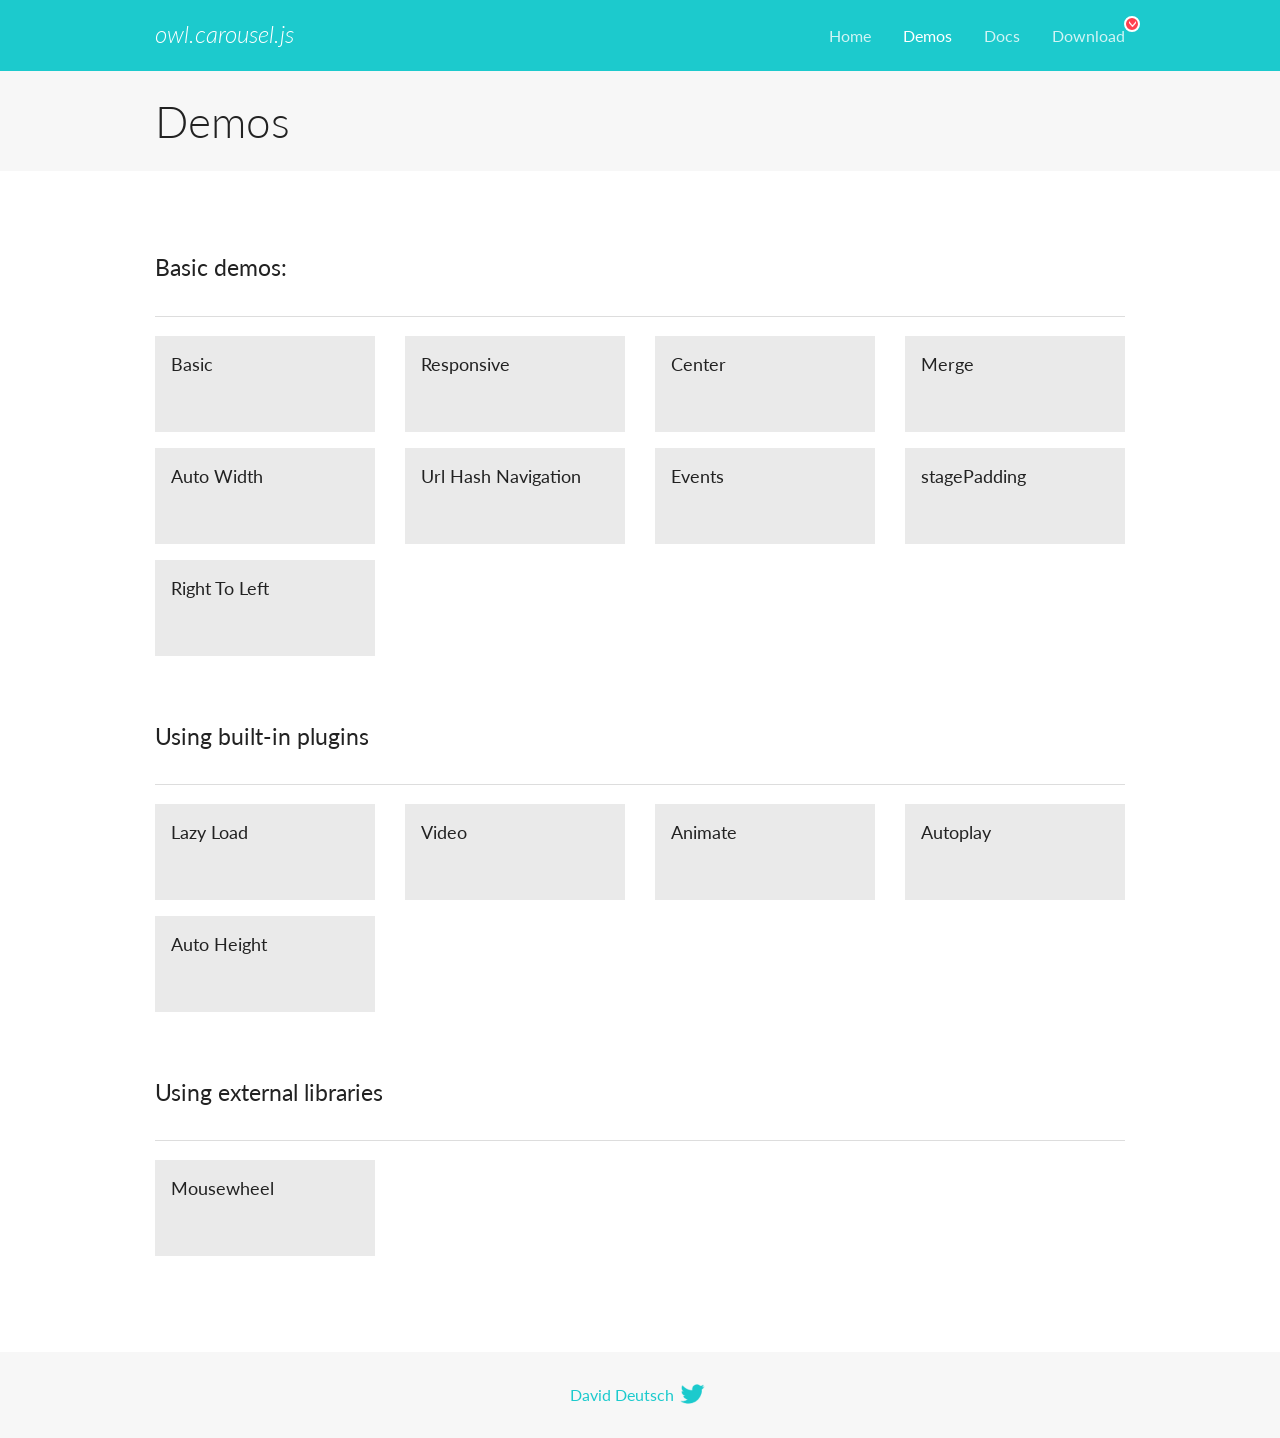
<file: Day-34 (30-04-2020)/assets/Plugin/OwlCarousel2-2.3.4/OwlCarousel2-2.3.4/docs/demos/demos.html>
<!DOCTYPE html>
<html lang="en">
  <head>

    <!-- head -->
    <meta charset="utf-8">
    <meta name="msapplication-tap-highlight" content="no" />
    <meta name="viewport" content="width=device-width, initial-scale=1.0" />
    <meta name="description" content="A list of Owl Carousel examples.">
    <meta name="author" content="David Deutsch">
    <title>
      Demos | Owl Carousel | 2.3.4
    </title>

    <!-- Stylesheets -->
    <link href='https://fonts.googleapis.com/css?family=Lato:300,400,700,400italic,300italic' rel='stylesheet' type='text/css'>
    <link rel="stylesheet" href="../assets/css/docs.theme.min.css">

    <!-- Owl Stylesheets -->
    <link rel="stylesheet" href="../assets/owlcarousel/assets/owl.carousel.min.css">
    <link rel="stylesheet" href="../assets/owlcarousel/assets/owl.theme.default.min.css">

    <!-- HTML5 shim and Respond.js IE8 support of HTML5 elements and media queries -->

    <!--[if lt IE 9]>
      <script src="https://oss.maxcdn.com/libs/html5shiv/3.7.0/html5shiv.js"></script>
      <script src="https://oss.maxcdn.com/libs/respond.js/1.3.0/respond.min.js"></script>
    <![endif]-->

    <!-- Favicons -->
    <link rel="apple-touch-icon-precomposed" sizes="144x144" href="../assets/ico/apple-touch-icon-144-precomposed.png">
    <link rel="shortcut icon" href="../assets/ico/favicon.png">
    <link rel="shortcut icon" href="favicon.ico">

    <!-- Yeah i know js should not be in header. Its required for demos.-->

    <!-- javascript -->
    <script src="../assets/vendors/jquery.min.js"></script>
    <script src="../assets/owlcarousel/owl.carousel.js"></script>
  </head>
  <body>

    <!-- header -->
    <header class="header">
      <div class="row">
        <div class="large-12 columns">
          <div class="brand left">
            <h3>
              <a href="/OwlCarousel2/">owl.carousel.js</a> 
            </h3>
          </div>
          <a id="toggle-nav" class="right">
            <span></span> <span></span> <span></span> 
          </a> 
          <div class="nav-bar">
            <ul class="clearfix">
              <li> <a href="/OwlCarousel2/index.html">Home</a>  </li>
              <li class="active">
                <a href="/OwlCarousel2/demos/demos.html">Demos</a> 
              </li>
              <li> <a href="/OwlCarousel2/docs/started-welcome.html">Docs</a>  </li>
              <li>
                <a href="https://github.com/OwlCarousel2/OwlCarousel2/archive/2.3.4.zip">Download</a> 
                <span class="download"></span> 
              </li>
            </ul>
          </div>
        </div>
      </div>
    </header>

    <!-- title -->
    <section class="title">
      <div class="row">
        <div class="large-12 columns">
          <h1>Demos</h1>
        </div>
      </div>
    </section>

    <!--  Demos -->
    <section id="demos">
      <div class="row">
        <div class="large-12 columns">
          <h4 id="basic-demos-">Basic demos:</h4>
          <hr>
          <div class="demo-list">
            <div class="row">
              <div class="small-6 medium-4 large-3 columns">
                <a href="basic.html" class="demo-block">
                  <h5>Basic </h5>
                </a> 
              </div>
              <div class="small-6 medium-4 large-3 columns">
                <a href="responsive.html" class="demo-block">
                  <h5>Responsive </h5>
                </a> 
              </div>
              <div class="small-6 medium-4 large-3 columns">
                <a href="center.html" class="demo-block">
                  <h5>Center </h5>
                </a> 
              </div>
              <div class="small-6 medium-4 large-3 columns">
                <a href="merge.html" class="demo-block">
                  <h5>Merge </h5>
                </a> 
              </div>
              <div class="small-6 medium-4 large-3 columns">
                <a href="autowidth.html" class="demo-block">
                  <h5>Auto Width </h5>
                </a> 
              </div>
              <div class="small-6 medium-4 large-3 columns">
                <a href="urlhashnav.html" class="demo-block">
                  <h5>Url Hash Navigation </h5>
                </a> 
              </div>
              <div class="small-6 medium-4 large-3 columns">
                <a href="events.html" class="demo-block">
                  <h5>Events </h5>
                </a> 
              </div>
              <div class="small-6 medium-4 large-3 columns">
                <a href="stagepadding.html" class="demo-block">
                  <h5>stagePadding </h5>
                </a> 
              </div>
              <div class="small-6 medium-4 large-3 columns">
                <a href="rtl.html" class="demo-block">
                  <h5>Right To Left </h5>
                </a> 
              </div>
            </div>
          </div>
          <h4 id="using-built-in-plugins">Using built-in plugins</h4>
          <hr>
          <div class="demo-list">
            <div class="row">
              <div class="small-6 medium-4 large-3 columns">
                <a href="lazyLoad.html" class="demo-block">
                  <h5>Lazy Load </h5>
                </a> 
              </div>
              <div class="small-6 medium-4 large-3 columns">
                <a href="video.html" class="demo-block">
                  <h5>Video </h5>
                </a> 
              </div>
              <div class="small-6 medium-4 large-3 columns">
                <a href="animate.html" class="demo-block">
                  <h5>Animate </h5>
                </a> 
              </div>
              <div class="small-6 medium-4 large-3 columns">
                <a href="autoplay.html" class="demo-block">
                  <h5>Autoplay </h5>
                </a> 
              </div>
              <div class="small-6 medium-4 large-3 columns">
                <a href="autoheight.html" class="demo-block">
                  <h5>Auto Height </h5>
                </a> 
              </div>
            </div>
          </div>
          <h4 id="using-external-libraries">Using external libraries</h4>
          <hr>
          <div class="demo-list">
            <div class="row">
              <div class="small-6 medium-4 large-3 columns">
                <a href="mousewheel.html" class="demo-block">
                  <h5>Mousewheel </h5>
                </a> 
              </div>
            </div>
          </div>
        </div>
      </div>
    </section>

    <!-- footer -->
    <footer class="footer">
      <div class="row">
        <div class="large-12 columns">
          <h5>
            <a href="/OwlCarousel2/docs/support-contact.html">David Deutsch</a> 
            <a id="custom-tweet-button" href="https://twitter.com/share?url=https://github.com/OwlCarousel2/OwlCarousel2&text=Owl Carousel - This is so awesome! " target="_blank"></a> 
          </h5>
        </div>
      </div>
    </footer>

    <!-- vendors -->
    <script src="../assets/vendors/highlight.js"></script>
    <script src="../assets/js/app.js"></script>
  </body>
</html>
</file>
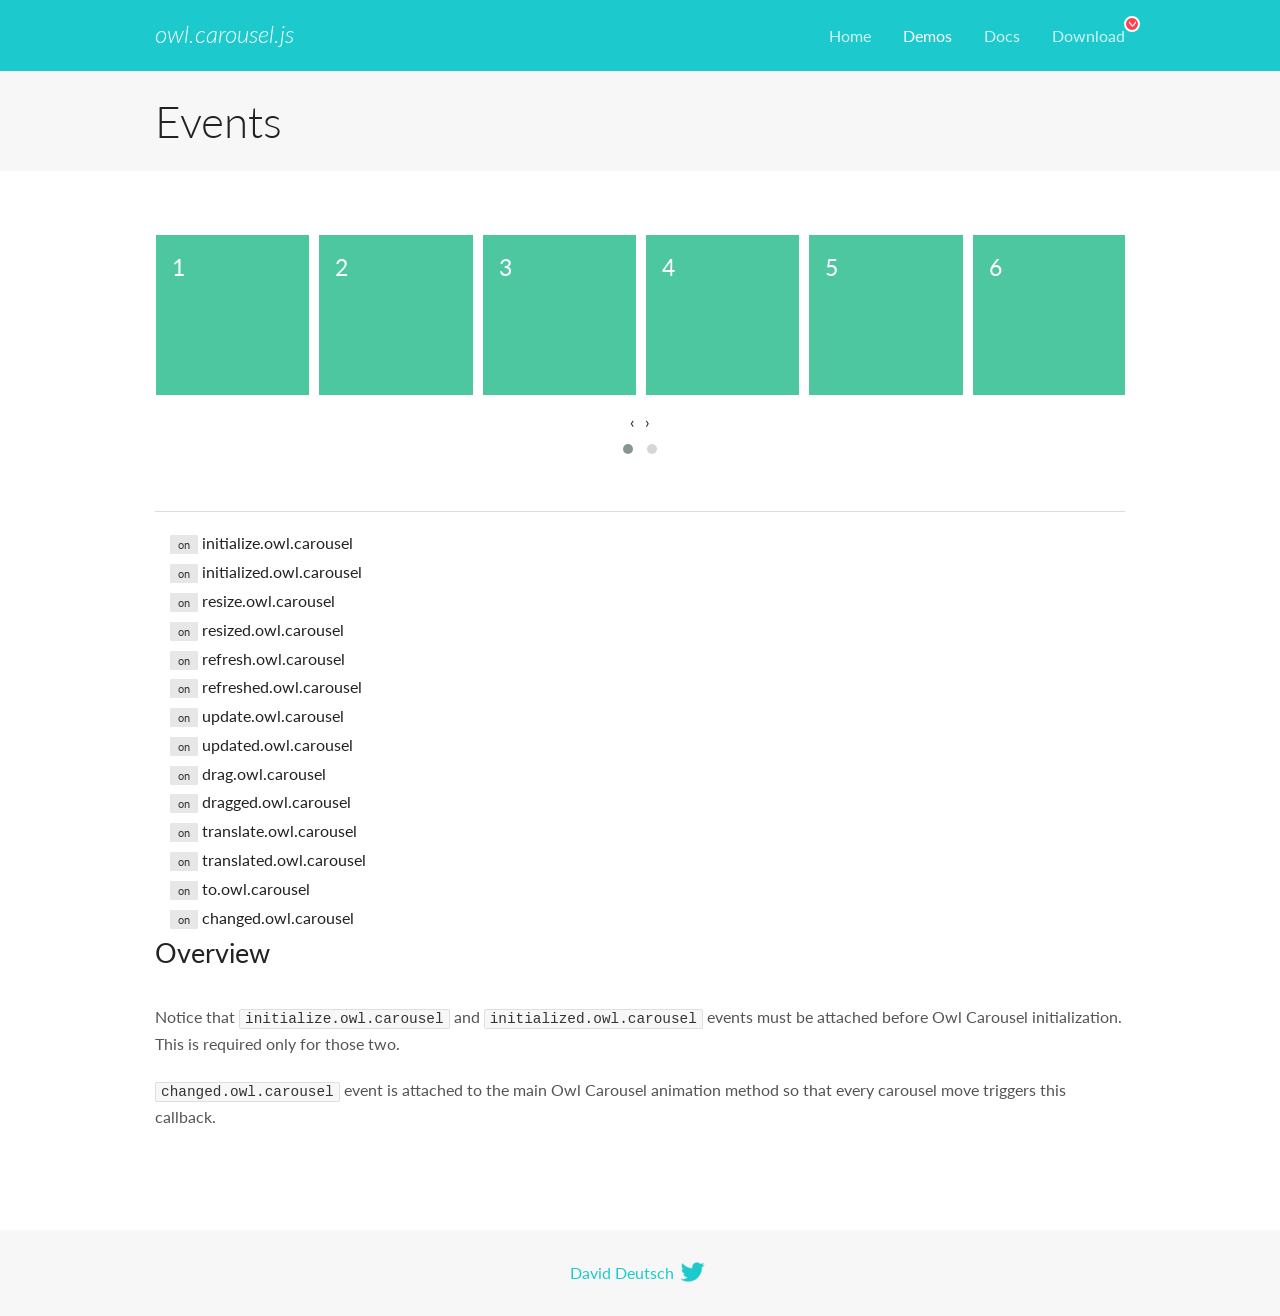
<file: Day-34 (30-04-2020)/assets/Plugin/OwlCarousel2-2.3.4/OwlCarousel2-2.3.4/docs/demos/events.html>
<!DOCTYPE html>
<html lang="en">
  <head>

    <!-- head -->
    <meta charset="utf-8">
    <meta name="msapplication-tap-highlight" content="no" />
    <meta name="viewport" content="width=device-width, initial-scale=1.0" />
    <meta name="description" content="Events usage demo">
    <meta name="author" content="David Deutsch">
    <title>
      Events Demo | Owl Carousel | 2.3.4
    </title>

    <!-- Stylesheets -->
    <link href='https://fonts.googleapis.com/css?family=Lato:300,400,700,400italic,300italic' rel='stylesheet' type='text/css'>
    <link rel="stylesheet" href="../assets/css/docs.theme.min.css">

    <!-- Owl Stylesheets -->
    <link rel="stylesheet" href="../assets/owlcarousel/assets/owl.carousel.min.css">
    <link rel="stylesheet" href="../assets/owlcarousel/assets/owl.theme.default.min.css">

    <!-- HTML5 shim and Respond.js IE8 support of HTML5 elements and media queries -->

    <!--[if lt IE 9]>
      <script src="https://oss.maxcdn.com/libs/html5shiv/3.7.0/html5shiv.js"></script>
      <script src="https://oss.maxcdn.com/libs/respond.js/1.3.0/respond.min.js"></script>
    <![endif]-->

    <!-- Favicons -->
    <link rel="apple-touch-icon-precomposed" sizes="144x144" href="../assets/ico/apple-touch-icon-144-precomposed.png">
    <link rel="shortcut icon" href="../assets/ico/favicon.png">
    <link rel="shortcut icon" href="favicon.ico">

    <!-- Yeah i know js should not be in header. Its required for demos.-->

    <!-- javascript -->
    <script src="../assets/vendors/jquery.min.js"></script>
    <script src="../assets/owlcarousel/owl.carousel.js"></script>
  </head>
  <body>

    <!-- header -->
    <header class="header">
      <div class="row">
        <div class="large-12 columns">
          <div class="brand left">
            <h3>
              <a href="/OwlCarousel2/">owl.carousel.js</a> 
            </h3>
          </div>
          <a id="toggle-nav" class="right">
            <span></span> <span></span> <span></span> 
          </a> 
          <div class="nav-bar">
            <ul class="clearfix">
              <li> <a href="/OwlCarousel2/index.html">Home</a>  </li>
              <li class="active">
                <a href="/OwlCarousel2/demos/demos.html">Demos</a> 
              </li>
              <li> <a href="/OwlCarousel2/docs/started-welcome.html">Docs</a>  </li>
              <li>
                <a href="https://github.com/OwlCarousel2/OwlCarousel2/archive/2.3.4.zip">Download</a> 
                <span class="download"></span> 
              </li>
            </ul>
          </div>
        </div>
      </div>
    </header>

    <!-- title -->
    <section class="title">
      <div class="row">
        <div class="large-12 columns">
          <h1>Events</h1>
        </div>
      </div>
    </section>

    <!--  Demos -->
    <section id="demos">
      <div class="row">
        <div class="large-12 columns">
          <div class="owl-carousel owl-theme">
            <div class="item">
              <h4>1</h4>
            </div>
            <div class="item">
              <h4>2</h4>
            </div>
            <div class="item">
              <h4>3</h4>
            </div>
            <div class="item">
              <h4>4</h4>
            </div>
            <div class="item">
              <h4>5</h4>
            </div>
            <div class="item">
              <h4>6</h4>
            </div>
            <div class="item">
              <h4>7</h4>
            </div>
            <div class="item">
              <h4>8</h4>
            </div>
            <div class="item">
              <h4>9</h4>
            </div>
            <div class="item">
              <h4>10</h4>
            </div>
            <div class="item">
              <h4>11</h4>
            </div>
            <div class="item">
              <h4>12</h4>
            </div>
          </div>
          <hr>
          <div class="large-12 columns callbacks">
            <div><span class="label secondary initialize">on</span>  initialize.owl.carousel </div>
            <div><span class="label secondary initialized">on</span>  initialized.owl.carousel </div>
            <div><span class="label secondary resize">on</span>  resize.owl.carousel </div>
            <div><span class="label secondary resized">on</span>  resized.owl.carousel </div>
            <div><span class="label secondary refresh">on</span>  refresh.owl.carousel </div>
            <div><span class="label secondary refreshed">on</span>  refreshed.owl.carousel </div>
            <div><span class="label secondary update">on</span>  update.owl.carousel </div>
            <div><span class="label secondary updated">on</span>  updated.owl.carousel </div>
            <div><span class="label secondary drag">on</span>  drag.owl.carousel </div>
            <div><span class="label secondary dragged">on</span>  dragged.owl.carousel </div>
            <div><span class="label secondary translate">on</span>  translate.owl.carousel </div>
            <div><span class="label secondary translated">on</span>  translated.owl.carousel </div>
            <div><span class="label secondary to">on</span>  to.owl.carousel </div>
            <div><span class="label secondary changed">on</span>  changed.owl.carousel </div>
          </div>
          <h3 id="overview">Overview</h3>
          <p>Notice that <code>initialize.owl.carousel</code> and <code>initialized.owl.carousel</code> events must be attached before Owl Carousel initialization. This is required only for those two.</p>
          <p><code>changed.owl.carousel</code> event is attached to the main Owl Carousel animation method so that every carousel move triggers this callback.</p>
          <script>
            jQuery(document).ready(function($) {
              var owl = $('.owl-carousel');
              owl.on('initialize.owl.carousel initialized.owl.carousel ' +
                'initialize.owl.carousel initialize.owl.carousel ' +
                'resize.owl.carousel resized.owl.carousel ' +
                'refresh.owl.carousel refreshed.owl.carousel ' +
                'update.owl.carousel updated.owl.carousel ' +
                'drag.owl.carousel dragged.owl.carousel ' +
                'translate.owl.carousel translated.owl.carousel ' +
                'to.owl.carousel changed.owl.carousel',
                function(e) {
                  $('.' + e.type)
                    .removeClass('secondary')
                    .addClass('success');
                  window.setTimeout(function() {
                    $('.' + e.type)
                      .removeClass('success')
                      .addClass('secondary');
                  }, 500);
                });
              owl.owlCarousel({
                loop: true,
                nav: true,
                lazyLoad: true,
                margin: 10,
                video: true,
                responsive: {
                  0: {
                    items: 1
                  },
                  600: {
                    items: 3
                  },
                  960: {
                    items: 5,
                  },
                  1200: {
                    items: 6
                  }
                }
              });
            });
          </script>
        </div>
      </div>
    </section>

    <!-- footer -->
    <footer class="footer">
      <div class="row">
        <div class="large-12 columns">
          <h5>
            <a href="/OwlCarousel2/docs/support-contact.html">David Deutsch</a> 
            <a id="custom-tweet-button" href="https://twitter.com/share?url=https://github.com/OwlCarousel2/OwlCarousel2&text=Owl Carousel - This is so awesome! " target="_blank"></a> 
          </h5>
        </div>
      </div>
    </footer>

    <!-- vendors -->
    <script src="../assets/vendors/highlight.js"></script>
    <script src="../assets/js/app.js"></script>
  </body>
</html>
</file>
<file: Day-29 (04-04-2020)/assets/css/_grid.css>
/* ===============================================================================
   TABLE OF CONTENT
   ===============================================================================
   1. General
   2. Make Container
   3. Make Rows
   4. Make Columns
   5. Include Mixin
*/


/* =============================================================================== 
   1. General
   =============================================================================== */


/* Reset CSS */

*,
*::before,
*::after {
    box-sizing: border-box;
    margin: 0;
    padding: 0;
}


/* Variables */


/* Set Breakpoints Value */


/* Function Media Query */


/* =============================================================================== 
   2. Make Container
   =============================================================================== */


/* =============================================================================== 
   3. Make Rows
   =============================================================================== */


/* =============================================================================== 
   4. Make Columns
   =============================================================================== */


/* =============================================================================== 
   5. Include Mixin
   =============================================================================== */


/* Make Container */

.container {
    max-width: 1170px;
    margin: 0 auto;
    padding: 0 15px;
}

@media (min-width: 576px) {
    .container {
        max-width: 540px;
    }
}

@media (min-width: 768px) {
    .container {
        max-width: 720px;
    }
}

@media (min-width: 992px) {
    .container {
        max-width: 960px;
    }
}

@media (min-width: 1200px) {
    .container {
        max-width: 1000px;
    }
}


/* Make Rows */

.row {
    display: flex;
    flex-wrap: wrap;
    margin-right: -15px;
    margin-left: -15px;
}


/* Make Columns */

.col-xl,
.col-xl-auto,
.col-xl-12,
.col-xl-11,
.col-xl-10,
.col-xl-9,
.col-xl-8,
.col-xl-7,
.col-xl-6,
.col-xl-5,
.col-xl-4,
.col-xl-3,
.col-xl-2,
.col-xl-1,
.col-lg,
.col-lg-auto,
.col-lg-12,
.col-lg-11,
.col-lg-10,
.col-lg-9,
.col-lg-8,
.col-lg-7,
.col-lg-6,
.col-lg-5,
.col-lg-4,
.col-lg-3,
.col-lg-2,
.col-lg-1,
.col-md,
.col-md-auto,
.col-md-12,
.col-md-11,
.col-md-10,
.col-md-9,
.col-md-8,
.col-md-7,
.col-md-6,
.col-md-5,
.col-md-4,
.col-md-3,
.col-md-2,
.col-md-1,
.col-sm,
.col-sm-auto,
.col-sm-12,
.col-sm-11,
.col-sm-10,
.col-sm-9,
.col-sm-8,
.col-sm-7,
.col-sm-6,
.col-sm-5,
.col-sm-4,
.col-sm-3,
.col-sm-2,
.col-sm-1,
.col,
.col-auto,
.col-12,
.col-11,
.col-10,
.col-9,
.col-8,
.col-7,
.col-6,
.col-5,
.col-4,
.col-3,
.col-2,
.col-1 {
    position: relative;
    width: 100%;
    padding-right: 15px;
    padding-left: 15px;
}

.col {
    flex-basis: 0;
    flex-grow: 1;
    max-width: 100%;
}

.col-auto {
    flex: 0 0 auto;
    width: auto;
    max-width: 100%;
}

.col-1 {
    flex: 0 0 8.3333333333%;
    max-width: 8.3333333333%;
}

.col-2 {
    flex: 0 0 16.6666666667%;
    max-width: 16.6666666667%;
}

.col-3 {
    flex: 0 0 25%;
    max-width: 25%;
}

.col-4 {
    flex: 0 0 33.3333333333%;
    max-width: 33.3333333333%;
}

.col-5 {
    flex: 0 0 41.6666666667%;
    max-width: 41.6666666667%;
}

.col-6 {
    flex: 0 0 50%;
    max-width: 50%;
}

.col-7 {
    flex: 0 0 58.3333333333%;
    max-width: 58.3333333333%;
}

.col-8 {
    flex: 0 0 66.6666666667%;
    max-width: 66.6666666667%;
}

.col-9 {
    flex: 0 0 75%;
    max-width: 75%;
}

.col-10 {
    flex: 0 0 83.3333333333%;
    max-width: 83.3333333333%;
}

.col-11 {
    flex: 0 0 91.6666666667%;
    max-width: 91.6666666667%;
}

.col-12 {
    flex: 0 0 100%;
    max-width: 100%;
}

.order-first {
    order: -1;
}

.order-last {
    order: 13;
}

.order-0 {
    order: 0;
}

.order-1 {
    order: 1;
}

.order-2 {
    order: 2;
}

.order-3 {
    order: 3;
}

.order-4 {
    order: 4;
}

.order-5 {
    order: 5;
}

.order-6 {
    order: 6;
}

.order-7 {
    order: 7;
}

.order-8 {
    order: 8;
}

.order-9 {
    order: 9;
}

.order-10 {
    order: 10;
}

.order-11 {
    order: 11;
}

.order-12 {
    order: 12;
}

.offset-1 {
    margin-left: 8.3333333333%;
}

.offset-2 {
    margin-left: 16.6666666667%;
}

.offset-3 {
    margin-left: 25%;
}

.offset-4 {
    margin-left: 33.3333333333%;
}

.offset-5 {
    margin-left: 41.6666666667%;
}

.offset-6 {
    margin-left: 50%;
}

.offset-7 {
    margin-left: 58.3333333333%;
}

.offset-8 {
    margin-left: 66.6666666667%;
}

.offset-9 {
    margin-left: 75%;
}

.offset-10 {
    margin-left: 83.3333333333%;
}

.offset-11 {
    margin-left: 91.6666666667%;
}

@media (min-width: 576px) {
    .col-sm {
        flex-basis: 0;
        flex-grow: 1;
        max-width: 100%;
    }
    .col-sm-auto {
        flex: 0 0 auto;
        width: auto;
        max-width: 100%;
    }
    .col-sm-1 {
        flex: 0 0 8.3333333333%;
        max-width: 8.3333333333%;
    }
    .col-sm-2 {
        flex: 0 0 16.6666666667%;
        max-width: 16.6666666667%;
    }
    .col-sm-3 {
        flex: 0 0 25%;
        max-width: 25%;
    }
    .col-sm-4 {
        flex: 0 0 33.3333333333%;
        max-width: 33.3333333333%;
    }
    .col-sm-5 {
        flex: 0 0 41.6666666667%;
        max-width: 41.6666666667%;
    }
    .col-sm-6 {
        flex: 0 0 50%;
        max-width: 50%;
    }
    .col-sm-7 {
        flex: 0 0 58.3333333333%;
        max-width: 58.3333333333%;
    }
    .col-sm-8 {
        flex: 0 0 66.6666666667%;
        max-width: 66.6666666667%;
    }
    .col-sm-9 {
        flex: 0 0 75%;
        max-width: 75%;
    }
    .col-sm-10 {
        flex: 0 0 83.3333333333%;
        max-width: 83.3333333333%;
    }
    .col-sm-11 {
        flex: 0 0 91.6666666667%;
        max-width: 91.6666666667%;
    }
    .col-sm-12 {
        flex: 0 0 100%;
        max-width: 100%;
    }
    .order-sm-first {
        order: -1;
    }
    .order-sm-last {
        order: 13;
    }
    .order-sm-0 {
        order: 0;
    }
    .order-sm-1 {
        order: 1;
    }
    .order-sm-2 {
        order: 2;
    }
    .order-sm-3 {
        order: 3;
    }
    .order-sm-4 {
        order: 4;
    }
    .order-sm-5 {
        order: 5;
    }
    .order-sm-6 {
        order: 6;
    }
    .order-sm-7 {
        order: 7;
    }
    .order-sm-8 {
        order: 8;
    }
    .order-sm-9 {
        order: 9;
    }
    .order-sm-10 {
        order: 10;
    }
    .order-sm-11 {
        order: 11;
    }
    .order-sm-12 {
        order: 12;
    }
    .offset-sm-0 {
        margin-left: 0;
    }
    .offset-sm-1 {
        margin-left: 8.3333333333%;
    }
    .offset-sm-2 {
        margin-left: 16.6666666667%;
    }
    .offset-sm-3 {
        margin-left: 25%;
    }
    .offset-sm-4 {
        margin-left: 33.3333333333%;
    }
    .offset-sm-5 {
        margin-left: 41.6666666667%;
    }
    .offset-sm-6 {
        margin-left: 50%;
    }
    .offset-sm-7 {
        margin-left: 58.3333333333%;
    }
    .offset-sm-8 {
        margin-left: 66.6666666667%;
    }
    .offset-sm-9 {
        margin-left: 75%;
    }
    .offset-sm-10 {
        margin-left: 83.3333333333%;
    }
    .offset-sm-11 {
        margin-left: 91.6666666667%;
    }
}

@media (min-width: 768px) {
    .col-md {
        flex-basis: 0;
        flex-grow: 1;
        max-width: 100%;
    }
    .col-md-auto {
        flex: 0 0 auto;
        width: auto;
        max-width: 100%;
    }
    .col-md-1 {
        flex: 0 0 8.3333333333%;
        max-width: 8.3333333333%;
    }
    .col-md-2 {
        flex: 0 0 16.6666666667%;
        max-width: 16.6666666667%;
    }
    .col-md-3 {
        flex: 0 0 25%;
        max-width: 25%;
    }
    .col-md-4 {
        flex: 0 0 33.3333333333%;
        max-width: 33.3333333333%;
    }
    .col-md-5 {
        flex: 0 0 41.6666666667%;
        max-width: 41.6666666667%;
    }
    .col-md-6 {
        flex: 0 0 50%;
        max-width: 50%;
    }
    .col-md-7 {
        flex: 0 0 58.3333333333%;
        max-width: 58.3333333333%;
    }
    .col-md-8 {
        flex: 0 0 66.6666666667%;
        max-width: 66.6666666667%;
    }
    .col-md-9 {
        flex: 0 0 75%;
        max-width: 75%;
    }
    .col-md-10 {
        flex: 0 0 83.3333333333%;
        max-width: 83.3333333333%;
    }
    .col-md-11 {
        flex: 0 0 91.6666666667%;
        max-width: 91.6666666667%;
    }
    .col-md-12 {
        flex: 0 0 100%;
        max-width: 100%;
    }
    .order-md-first {
        order: -1;
    }
    .order-md-last {
        order: 13;
    }
    .order-md-0 {
        order: 0;
    }
    .order-md-1 {
        order: 1;
    }
    .order-md-2 {
        order: 2;
    }
    .order-md-3 {
        order: 3;
    }
    .order-md-4 {
        order: 4;
    }
    .order-md-5 {
        order: 5;
    }
    .order-md-6 {
        order: 6;
    }
    .order-md-7 {
        order: 7;
    }
    .order-md-8 {
        order: 8;
    }
    .order-md-9 {
        order: 9;
    }
    .order-md-10 {
        order: 10;
    }
    .order-md-11 {
        order: 11;
    }
    .order-md-12 {
        order: 12;
    }
    .offset-md-0 {
        margin-left: 0;
    }
    .offset-md-1 {
        margin-left: 8.3333333333%;
    }
    .offset-md-2 {
        margin-left: 16.6666666667%;
    }
    .offset-md-3 {
        margin-left: 25%;
    }
    .offset-md-4 {
        margin-left: 33.3333333333%;
    }
    .offset-md-5 {
        margin-left: 41.6666666667%;
    }
    .offset-md-6 {
        margin-left: 50%;
    }
    .offset-md-7 {
        margin-left: 58.3333333333%;
    }
    .offset-md-8 {
        margin-left: 66.6666666667%;
    }
    .offset-md-9 {
        margin-left: 75%;
    }
    .offset-md-10 {
        margin-left: 83.3333333333%;
    }
    .offset-md-11 {
        margin-left: 91.6666666667%;
    }
}

@media (min-width: 992px) {
    .col-lg {
        flex-basis: 0;
        flex-grow: 1;
        max-width: 100%;
    }
    .col-lg-auto {
        flex: 0 0 auto;
        width: auto;
        max-width: 100%;
    }
    .col-lg-1 {
        flex: 0 0 8.3333333333%;
        max-width: 8.3333333333%;
    }
    .col-lg-2 {
        flex: 0 0 16.6666666667%;
        max-width: 16.6666666667%;
    }
    .col-lg-3 {
        flex: 0 0 25%;
        max-width: 25%;
    }
    .col-lg-4 {
        flex: 0 0 33.3333333333%;
        max-width: 33.3333333333%;
    }
    .col-lg-5 {
        flex: 0 0 41.6666666667%;
        max-width: 41.6666666667%;
    }
    .col-lg-6 {
        flex: 0 0 50%;
        max-width: 50%;
    }
    .col-lg-7 {
        flex: 0 0 58.3333333333%;
        max-width: 58.3333333333%;
    }
    .col-lg-8 {
        flex: 0 0 66.6666666667%;
        max-width: 66.6666666667%;
    }
    .col-lg-9 {
        flex: 0 0 75%;
        max-width: 75%;
    }
    .col-lg-10 {
        flex: 0 0 83.3333333333%;
        max-width: 83.3333333333%;
    }
    .col-lg-11 {
        flex: 0 0 91.6666666667%;
        max-width: 91.6666666667%;
    }
    .col-lg-12 {
        flex: 0 0 100%;
        max-width: 100%;
    }
    .order-lg-first {
        order: -1;
    }
    .order-lg-last {
        order: 13;
    }
    .order-lg-0 {
        order: 0;
    }
    .order-lg-1 {
        order: 1;
    }
    .order-lg-2 {
        order: 2;
    }
    .order-lg-3 {
        order: 3;
    }
    .order-lg-4 {
        order: 4;
    }
    .order-lg-5 {
        order: 5;
    }
    .order-lg-6 {
        order: 6;
    }
    .order-lg-7 {
        order: 7;
    }
    .order-lg-8 {
        order: 8;
    }
    .order-lg-9 {
        order: 9;
    }
    .order-lg-10 {
        order: 10;
    }
    .order-lg-11 {
        order: 11;
    }
    .order-lg-12 {
        order: 12;
    }
    .offset-lg-0 {
        margin-left: 0;
    }
    .offset-lg-1 {
        margin-left: 8.3333333333%;
    }
    .offset-lg-2 {
        margin-left: 16.6666666667%;
    }
    .offset-lg-3 {
        margin-left: 25%;
    }
    .offset-lg-4 {
        margin-left: 33.3333333333%;
    }
    .offset-lg-5 {
        margin-left: 41.6666666667%;
    }
    .offset-lg-6 {
        margin-left: 50%;
    }
    .offset-lg-7 {
        margin-left: 58.3333333333%;
    }
    .offset-lg-8 {
        margin-left: 66.6666666667%;
    }
    .offset-lg-9 {
        margin-left: 75%;
    }
    .offset-lg-10 {
        margin-left: 83.3333333333%;
    }
    .offset-lg-11 {
        margin-left: 91.6666666667%;
    }
}

@media (min-width: 1200px) {
    .col-xl {
        flex-basis: 0;
        flex-grow: 1;
        max-width: 100%;
    }
    .col-xl-auto {
        flex: 0 0 auto;
        width: auto;
        max-width: 100%;
    }
    .col-xl-1 {
        flex: 0 0 8.3333333333%;
        max-width: 8.3333333333%;
    }
    .col-xl-2 {
        flex: 0 0 16.6666666667%;
        max-width: 16.6666666667%;
    }
    .col-xl-3 {
        flex: 0 0 25%;
        max-width: 25%;
    }
    .col-xl-4 {
        flex: 0 0 33.3333333333%;
        max-width: 33.3333333333%;
    }
    .col-xl-5 {
        flex: 0 0 41.6666666667%;
        max-width: 41.6666666667%;
    }
    .col-xl-6 {
        flex: 0 0 50%;
        max-width: 50%;
    }
    .col-xl-7 {
        flex: 0 0 58.3333333333%;
        max-width: 58.3333333333%;
    }
    .col-xl-8 {
        flex: 0 0 66.6666666667%;
        max-width: 66.6666666667%;
    }
    .col-xl-9 {
        flex: 0 0 75%;
        max-width: 75%;
    }
    .col-xl-10 {
        flex: 0 0 83.3333333333%;
        max-width: 83.3333333333%;
    }
    .col-xl-11 {
        flex: 0 0 91.6666666667%;
        max-width: 91.6666666667%;
    }
    .col-xl-12 {
        flex: 0 0 100%;
        max-width: 100%;
    }
    .order-xl-first {
        order: -1;
    }
    .order-xl-last {
        order: 13;
    }
    .order-xl-0 {
        order: 0;
    }
    .order-xl-1 {
        order: 1;
    }
    .order-xl-2 {
        order: 2;
    }
    .order-xl-3 {
        order: 3;
    }
    .order-xl-4 {
        order: 4;
    }
    .order-xl-5 {
        order: 5;
    }
    .order-xl-6 {
        order: 6;
    }
    .order-xl-7 {
        order: 7;
    }
    .order-xl-8 {
        order: 8;
    }
    .order-xl-9 {
        order: 9;
    }
    .order-xl-10 {
        order: 10;
    }
    .order-xl-11 {
        order: 11;
    }
    .order-xl-12 {
        order: 12;
    }
    .offset-xl-0 {
        margin-left: 0;
    }
    .offset-xl-1 {
        margin-left: 8.3333333333%;
    }
    .offset-xl-2 {
        margin-left: 16.6666666667%;
    }
    .offset-xl-3 {
        margin-left: 25%;
    }
    .offset-xl-4 {
        margin-left: 33.3333333333%;
    }
    .offset-xl-5 {
        margin-left: 41.6666666667%;
    }
    .offset-xl-6 {
        margin-left: 50%;
    }
    .offset-xl-7 {
        margin-left: 58.3333333333%;
    }
    .offset-xl-8 {
        margin-left: 66.6666666667%;
    }
    .offset-xl-9 {
        margin-left: 75%;
    }
    .offset-xl-10 {
        margin-left: 83.3333333333%;
    }
    .offset-xl-11 {
        margin-left: 91.6666666667%;
    }
}

.mx-auto {
    margin: 0 auto;
}

.ml-auto {
    margin-left: auto;
}

.mr-auto {
    margin-right: auto;
}

.d-flex {
    display: flex;
}

.justify-between {
    justify-content: space-between;
}

.justify-around {
    justify-content: space-around;
}

.justify-evenly {
    justify-content: space-evenly;
}

.justify-center {
    justify-content: center;
}

.align-center {
    align-items: center;
}

.flex-center {
    justify-content: center;
    align-items: center;
}

.img-fluid {
    max-width: 100%;
}

.h-100 {
    height: 100%;
}

.w-100 {
    width: 100%;
}

.d-block {
    display: block;
}

.d-inline-block {
    display: inline-block;
}

.text-center {
    text-align: center;
}


/*# sourceMappingURL=_grid.css.map */
</file>
<file: Day-29 (04-04-2020)/assets/css/main.css>
/*=============Table content==============*/
                        /*
1.Reset Css
2.Banner
3.Logo
4.How
5.Business
6.Works
7.Comment
*/
                        /*=============1.Reset Css=============*/
                        
                        * {
                            padding: 0;
                            margin: 0;
                            box-sizing: border-box;
                        }
                        
                        ul li {
                            list-style: none;
                        }
                        
                        a {
                            text-decoration: none;
                        }
                        
                        img {
                            max-width: 100%;
                            display: block;
                        }
                        
                        html {
                            font-size: 62.5%;
                            font-family: 'Poppins', sans-serif;
                        }
                        
                        .wrapper {
                            max-width: 100%;
                            overflow: hidden;
                        }
                        /*==============1.header==============*/
                        
                        .header {
                            padding: 3rem 0;
                            background: lightblue;
                            position: absolute;
                            background: transparent;
                            z-index: 9;
                            width: 100%;
                        }
                        
                        .header__top {
                            justify-content: space-between;
                            align-items: center;
                        }
                        
                        .header__top-logo {
                            color: white;
                            font-size: 3.5rem;
                        }
                        
                        .header__top-listItem {
                            align-items: center;
                        }
                        
                        .header__top-item {
                            padding-left: 2.5rem;
                            font-size: 1.8rem;
                        }
                        
                        .header__top-link {
                            color: white;
                        }
                        
                        .header__top-listItem .link1 {
                            color: teal;
                        }
                        /*===============2.banner===============*/
                        
                        .banner {
                            background: url(../images/parallax-bg.jpg) center no-repeat;
                            background-size: cover;
                            height: 105vh;
                            display: flex;
                            justify-content: center;
                            align-items: center;
                            text-align: center;
                            background-attachment: fixed;
                            position: relative;
                        }
                        
                        .banner__overlay {
                            position: absolute;
                            top: 0;
                            left: 0;
                            height: 100%;
                            width: 100%;
                            background: rgba(0, 0, 0, 0.5);
                        }
                        
                        .banner__text {
                            position: relative;
                        }
                        
                        .banner__text-title {
                            font-size: 6rem;
                            color: white;
                        }
                        
                        .banner__text-des {
                            font-size: 1.5rem;
                            color: white;
                            padding-bottom: 3rem;
                        }
                        
                        .banner__text-button {
                            padding: 1.5rem 3rem;
                            border: 1px solid #35ac39;
                            background: #35ac39;
                            border-radius: 3rem;
                            color: white;
                            font-size: 1.5rem;
                        }
                        /*===============3.Logo==============*/
                        
                        .logo {
                            padding: 3rem 0;
                        }
                        
                        .block__logo-listImg {
                            text-align: center;
                        }
                        
                        .block__logo-listImg .block__logo-img {
                            /* padding: 2rem; */
                        }
                        /*===============4.how===============*/
                        
                        .how {
                            padding: 7rem 0;
                            background: #f5f8fa;
                        }
                        
                        .how__text {
                            text-align: center;
                        }
                        
                        .how__text-title {
                            font-size: 4.5rem;
                        }
                        
                        .how__text-des {
                            font-size: 1.5rem;
                            color: #666666;
                            padding: 3rem 0;
                        }
                        
                        .how__box {
                            padding: 3rem 0;
                        }
                        
                        .how__blockItem {
                            background: white;
                            padding: 4rem 4rem;
                            border-radius: 5px;
                            transition: 0.5s;
                        }
                        
                        .how__blockItem-green {
                            background: #35ac39;
                            color: white;
                        }
                        
                        .how__blockItem-green .how__blockItem-icon i {
                            color: white;
                        }
                        
                        .how__blockItem-icon i {
                            font-size: 5rem;
                            color: #35ac39;
                        }
                        
                        .how__blockItem-title {
                            padding: 2rem 0;
                        }
                        
                        .how__blockItem-des {
                            font-size: 1.5rem;
                        }
                        
                        .how__blockItem:hover {
                            transform: translateY(-1.5rem);
                            box-shadow: 0px 0px 39px 0px rgba(0, 0, 0, 0.75);
                        }
                        /*===============5.business================*/
                        
                        .business {
                            padding: 8rem 0;
                        }
                        
                        .business__blockItem-title {
                            font-size: 4rem;
                            line-height: 5rem;
                        }
                        
                        .business__blockItem-des {
                            font-size: 1.5rem;
                            padding: 4rem 0;
                        }
                        
                        .business__blockItem-des i {
                            color: seagreen;
                        }
                        
                        .business__blockItem-button {
                            padding: 1.2rem 2.5rem;
                            background: seagreen;
                            color: white;
                            font-size: 1.8rem;
                            border-radius: 5rem;
                        }
                        /*===============6.Works=================*/
                        
                        .works {
                            background: #f5f8fa;
                            padding: 8rem 0;
                        }
                        
                        .works__text-title {
                            font-size: 4rem;
                        }
                        
                        .works__slide-plastic {
                            position: relative;
                        }
                        
                        .works__text-des {
                            font-size: 1.5rem;
                            color: #666666;
                            padding-top: 3rem;
                            padding-bottom: 5rem;
                        }
                        
                        .works__slide-text {
                            text-align: center;
                            background: white;
                            padding: 1.5rem;
                        }
                        
                        .works__slide-position {
                            color: seagreen;
                            font-size: 1.5rem;
                        }
                        
                        .works__slide-overlay {
                            position: absolute;
                            height: 70%;
                            width: 80%;
                            background: rgba(0, 0, 0, 0.5);
                            top: 2rem;
                            left: 3rem;
                            display: flex;
                            justify-content: center;
                            align-items: center;
                            background: rgba(69, 212, 133, 0.5);
                            opacity: 0;
                            transition: 1s;
                        }
                        
                        .overlay__icon {
                            font-size: 3rem;
                            color: white;
                            padding: 0 1.5rem;
                            background: seagreen;
                            border-radius: 50%;
                            position: absolute;
                            top: 0;
                            transition: 0.8s;
                        }
                        
                        .works__slide-images {
                            transition: 0.5s;
                            overflow: hidden;
                            /* height: 30rem; */
                        }
                        
                        .works__slide-img {
                            width: 100%;
                            height: auto;
                            transition: all 0.3s ease 0s;
                        }
                        
                        .works__slide-images:hover .works__slide-overlay {
                            opacity: 1;
                        }
                        
                        .works__slide-images:hover .works__slide-img {
                            transform: scale(2);
                        }
                        
                        .works__slide-images:hover .overlay__icon {
                            top: 40%;
                        }
                        
                        .owl-nav {
                            display: none;
                        }
                        /*===============6.Commnet=================*/
                        
                        .comment {
                            padding: 8rem 0;
                            background: url(../images/testimonial-bg.jpg);
                            background-position: center;
                            background-repeat: no-repeat;
                            background-size: cover;
                        }
                        
                        .slideComment__introduce {
                            width: 100%;
                            margin-right: 5%;
                            text-align: center;
                        }
                        
                        .slideComment__introduce-img {
                            width: 100px;
                            height: 100px;
                            border-radius: 50%;
                            margin: 0 auto;
                            overflow: hidden;
                            border: 8px solid rgba(255, 255, 255, 0.15);
                        }
                        
                        .slideComment__introduce-name {
                            color: white;
                            font-size: 2rem;
                        }
                        
                        .slideComment__introduce-position {
                            color: white;
                            font-size: 1rem;
                        }
                        
                        .slideComment__blockItem {
                            flex-wrap: wrap;
                        }
                        
                        .slideComment__blockItem-text {
                            border: 1px solid #666666;
                            padding: 3rem 1rem;
                            font-size: 2rem;
                            color: white;
                        }
                        /*============7.checkOut==============*/
                        
                        .checkOut {
                            padding: 8rem 0;
                        }
                        
                        .checkOut .checkOut__text {
                            margin-bottom: 3rem;
                        }
                        
                        .checkOut .checkOut__text .checkOut__title {
                            font-size: 5rem;
                            font-weight: 500;
                            line-height: 6rem;
                        }
                        
                        .checkOut .checkOut__text .checkOut__desc {
                            margin: 4rem 0;
                        }
                        
                        .checkOut .checkOut__text .checkOut__desc {
                            font-size: 1.4rem;
                            font-weight: 400;
                            line-height: 3rem;
                            color: #666666;
                        }
                        
                        .checkOut .checkOut__text .checkOut__button {
                            color: #35ac39;
                            margin-right: 0.5rem;
                        }
                        
                        .checkOut .checkOut__text .checkOut__button .button__link {
                            font-size: 1.4rem;
                            font-weight: 400;
                            color: white;
                            line-height: 2.5rem;
                            background-color: #35ac39;
                            padding: 1.5rem 3rem;
                            border-radius: 2.5rem;
                        }
                        /*============8.checkOut==============*/
                        
                        .experts {
                            padding: 8rem 0;
                        }
                        
                        .experts__text-title {
                            font-size: 4.6rem;
                        }
                        
                        .experts__text-des {
                            font-size: 1.4rem;
                            padding: 3rem 0;
                        }
                        
                        .experts__box {
                            flex-wrap: wrap;
                        }
                        
                        .experts__box-img {
                            position: relative;
                            overflow: hidden;
                            margin-top: 2rem;
                        }
                        
                        .experts__box-img img {}
                        
                        .experts__box-imgIcon {
                            position: absolute;
                            bottom: 0;
                            left: 0;
                            height: 3rem;
                            width: 3rem;
                            background: #35ac39;
                            color: white;
                            text-align: center;
                            line-height: 3rem;
                            z-index: 9;
                        }
                        
                        .experts__box-overlay {
                            position: absolute;
                            width: 100%;
                            height: 100%;
                            top: 0;
                            left: 0;
                            background: rgba(69, 212, 133, 0.5);
                            opacity: 0;
                            transition: 1s;
                        }
                        
                        .experts__box-overlay .one {
                            position: absolute;
                            bottom: 3rem;
                            height: 3rem;
                            width: 3rem;
                            background: #35ac39;
                            color: white;
                            text-align: center;
                            line-height: 3rem;
                            left: -3rem;
                            opacity: 0;
                            transition: 0.1s;
                        }
                        
                        .experts__box-overlay .two {
                            position: absolute;
                            bottom: 4rem;
                            height: 3rem;
                            width: 3rem;
                            background: #35ac39;
                            color: white;
                            text-align: center;
                            line-height: 3rem;
                            left: -3rem;
                            transition: 0.3s;
                            opacity: 0;
                        }
                        
                        .experts__box-overlay .three {
                            position: absolute;
                            bottom: 5rem;
                            height: 3rem;
                            width: 3rem;
                            background: #35ac39;
                            color: white;
                            text-align: center;
                            line-height: 3rem;
                            left: -3rem;
                            opacity: 0;
                            transition: 0.5s;
                        }
                        
                        .experts__box-overlay .four {
                            position: absolute;
                            bottom: 6rem;
                            height: 3rem;
                            width: 3rem;
                            background: #35ac39;
                            color: white;
                            text-align: center;
                            line-height: 3rem;
                            left: -3rem;
                            transition: 0.7s;
                            opacity: 0;
                        }
                        
                        .experts__box-overlayText {
                            position: absolute;
                            bottom: 3rem;
                            left: 3rem;
                            font-size: 2rem;
                            color: white;
                            transition: 0.3s;
                        }
                        
                        .experts__box-img:hover .experts__box-overlayText {
                            left: 6rem;
                        }
                        
                        .experts__box-img:hover .experts__box-overlay {
                            opacity: 1;
                        }
                        
                        .experts__box-img:hover .experts__box-overlay .one {
                            opacity: 1;
                            left: 0;
                        }
                        
                        .experts__box-img:hover .experts__box-overlay .two {
                            opacity: 1;
                            left: 0;
                            bottom: 6rem;
                        }
                        
                        .experts__box-img:hover .experts__box-overlay .three {
                            opacity: 1;
                            left: 0;
                            bottom: 9rem;
                        }
                        
                        .experts__box-img:hover .experts__box-overlay .four {
                            opacity: 1;
                            left: 0;
                            bottom: 12rem;
                        }
                        /* 11. =============== Plan ===============*/
                        
                        .plan {
                            padding: 8rem 0;
                        }
                        
                        .plan .plan__top {
                            display: flex;
                            align-self: center;
                            justify-content: center;
                            text-align: center;
                            margin-bottom: 6rem;
                        }
                        
                        .plan .plan__top .top__title {
                            font-weight: 500;
                            font-size: 4.6rem;
                            color: #252d35;
                            margin-bottom: 1.5rem;
                        }
                        
                        .plan .plan__top .top__desc {
                            font-size: 1.4rem;
                            font-weight: 400;
                            line-height: 2.5rem;
                            color: #666666;
                        }
                        
                        .plan .plan__bottom {
                            display: flex;
                            flex-wrap: wrap;
                            justify-content: center;
                            align-items: flex-start;
                        }
                        
                        .plan .plan__bottom .plan__card {
                            padding: 4rem 2rem;
                            background-color: white;
                            border: 1px solid #e7e7e7;
                            border-radius: 5px;
                            text-align: center;
                            transition: 0.5s;
                            margin-bottom: 2rem;
                        }
                        
                        .plan .plan__bottom .plan__card:hover {
                            transform: translateY(-5%);
                            box-shadow: 20px 10px 30px lightgrey;
                        }
                        
                        .plan .plan__bottom .plan__card .card__title {
                            font-size: 2.6rem;
                            font-weight: 600;
                            line-height: 2.9rem;
                            color: #252d35;
                        }
                        
                        .plan .plan__bottom .plan__card .card__circle {
                            color: #35ac39;
                            margin: 2rem 0;
                        }
                        
                        .plan .plan__bottom .plan__card .card__price {
                            font-size: 5rem;
                            font-weight: 500;
                            color: #252d35;
                        }
                        
                        .plan .plan__bottom .plan__card .card__time {
                            font-size: 1.4rem;
                            font-weight: 400;
                            color: #252d35;
                            margin-top: -1.5rem;
                        }
                        
                        .plan .plan__bottom .plan__card .card__option {
                            font-size: 1.4rem;
                            font-weight: 400;
                            color: #666666;
                            margin: 3rem 0;
                        }
                        
                        .plan .plan__bottom .plan__card .card__option p {
                            margin: 1.5rem 0;
                        }
                        
                        .plan .plan__bottom .plan__card .card__button {}
                        
                        .plan .plan__bottom .plan__card .card__button .button__link {
                            font-size: 1.6rem;
                            font-weight: 400;
                            color: white;
                            line-height: 2.5rem;
                            background-color: #35ac39;
                            padding: 1.5rem 5rem;
                            border-radius: 2.5rem;
                        }
                        /* Card Green */
                        
                        .plan .plan__bottom .card__green {
                            padding: 4rem 2rem;
                            background-color: #35ac39;
                            border: 1px solid #e7e7e7;
                            border-radius: 5px;
                            text-align: center;
                            transition: 0.5s;
                        }
                        
                        .plan .plan__bottom .card__green .card__title {
                            font-size: 2.6rem;
                            font-weight: 600;
                            line-height: 2.9rem;
                            color: white;
                        }
                        
                        .plan .plan__bottom .card__green .card__price {
                            font-size: 5rem;
                            font-weight: 500;
                            color: white;
                        }
                        
                        .plan .plan__bottom .card__green .card__time {
                            font-size: 1.4rem;
                            font-weight: 400;
                            color: white;
                            margin-top: -1.5rem;
                        }
                        
                        .plan .plan__bottom .card__green .card__option {
                            font-size: 1.4rem;
                            font-weight: 400;
                            color: white;
                            margin: 3rem 0;
                        }
                        
                        .plan .plan__bottom .card__green .card__option p {
                            margin: 1.5rem 0;
                        }
                        
                        .plan .plan__bottom .card__green .card__button {}
                        
                        .plan .plan__bottom .card__green .card__button .button__link {
                            font-size: 1.6rem;
                            font-weight: 400;
                            color: #252d35;
                            line-height: 2.5rem;
                            background-color: white;
                            padding: 1.5rem 5rem;
                            border-radius: 2.5rem;
                        }
                        /* 12. =============== Features ===============*/
                        
                        .features {
                            padding: 8rem 0 2rem 0;
                        }
                        
                        .features .features__top {
                            display: flex;
                            align-self: center;
                            justify-content: center;
                            text-align: center;
                            margin-bottom: 6rem;
                        }
                        
                        .features .features__top .top__title {
                            font-weight: 500;
                            font-size: 4.6rem;
                            color: #252d35;
                            margin-bottom: 1.5rem;
                        }
                        
                        .features .features__top .top__desc {
                            font-size: 1.4rem;
                            font-weight: 400;
                            line-height: 2.5rem;
                            color: #666666;
                        }
                        
                        .features .features__bottom {
                            display: flex;
                            flex-wrap: wrap;
                            align-items: center;
                            justify-content: center;
                        }
                        
                        .features .features__bottom .features__item {
                            display: flex;
                            align-items: flex-start;
                            justify-content: center;
                        }
                        
                        .features .features__bottom .features__item .item__icon {
                            border-radius: 50%;
                            border: 1px solid #dbdbdb;
                            display: inline-block;
                            height: 11rem;
                            width: 35rem;
                            margin-bottom: 3rem;
                            margin-right: 1.8rem;
                            position: relative;
                        }
                        
                        .features .features__bottom .features__item .item__icon:hover .features__icon {
                            border: 1px solid #35ac39;
                        }
                        
                        .features .features__bottom .features__item .item__icon i {
                            background: #35ac39;
                            border: 1px dashed #e8e8e9;
                            border-radius: 50%;
                            color: #fff;
                            font-size: 3rem;
                            height: 8rem;
                            width: 8rem;
                            left: 50%;
                            top: 50%;
                            line-height: 8rem;
                            text-align: center;
                            position: absolute;
                            transform: translate(-50%, -50%);
                            transition: all 0.2s ease 0s;
                        }
                        
                        .features .features__bottom .features__item .item__content .content__title {
                            color: #252d35;
                            font-size: 2rem;
                            font-weight: 700;
                        }
                        
                        .features .features__bottom .features__item .item__content .content__desc {
                            color: #666666;
                            font-size: 1.4rem;
                            font-weight: 400;
                        }
                        /* 13. =============== Blog ===============*/
                        
                        .blog {
                            padding: 8rem 0;
                            background-color: #F5F8FA;
                        }
                        
                        .blog .blog__top {
                            display: flex;
                            align-self: center;
                            justify-content: center;
                            text-align: center;
                            margin-bottom: 6rem;
                        }
                        
                        .blog .blog__top .top__title {
                            font-weight: 500;
                            font-size: 4.6rem;
                            color: #252d35;
                            margin-bottom: 1.5rem;
                        }
                        
                        .blog .blog__top .top__desc {
                            font-size: 1.4rem;
                            font-weight: 400;
                            line-height: 2.5rem;
                            color: #666666;
                        }
                        
                        .blog .blog__bottom {
                            display: flex;
                            flex-wrap: wrap;
                            align-items: center;
                            justify-content: center;
                        }
                        
                        .blog .blog__bottom .blog__card {
                            background-color: white;
                        }
                        
                        .blog .blog__bottom .blog__card .card__image {
                            position: relative;
                        }
                        
                        .blog .blog__bottom .blog__card .card__image .image__tag {
                            position: absolute;
                            font-size: 1.4rem;
                            font-weight: 400;
                            color: white;
                            line-height: 2.5rem;
                            background-color: #35ac39;
                            padding: 0.5rem 1.2rem;
                            border-radius: 1rem;
                            bottom: 5%;
                            left: 5%;
                        }
                        
                        .blog .blog__bottom .blog__card .card__bottom {
                            padding: 2.5rem;
                        }
                        
                        .blog .blog__bottom .blog__card .card__bottom .bottom__info {
                            margin-bottom: 1.5rem;
                        }
                        
                        .blog .blog__bottom .blog__card .card__bottom .bottom__info .info__author {
                            font-size: 1.4rem;
                            font-weight: 400;
                            color: #35ac39;
                            padding-right: 2rem;
                            border-right: 1px solid #b1b1b1;
                            margin-right: 1.5rem;
                        }
                        
                        .blog .blog__bottom .blog__card .card__bottom .bottom__info .info__time {
                            font-size: 1.4rem;
                            font-weight: 400;
                            color: #35ac39;
                        }
                        
                        .blog .blog__bottom .blog__card .card__bottom .content__info .card__content {}
                        
                        .blog .blog__bottom .blog__card .card__bottom .card__content .content__title {
                            font-size: 2rem;
                            font-weight: 600;
                            color: #252d35;
                            line-height: 3rem;
                        }
                        
                        .blog .blog__bottom .blog__card .card__bottom .card__content .content__title:hover {
                            color: #35ac39;
                        }
                        
                        .blog .blog__bottom .blog__card .card__bottom .card__content .content__desc {
                            font-size: 1.4rem;
                            font-weight: 400;
                            color: #666666;
                            line-height: 2.5rem;
                            margin: 1rem 0;
                        }
                        
                        .blog .blog__bottom .blog__card .card__bottom .card__readMore {
                            border-top: 1px solid #dbdbdb;
                            padding: 1rem 0;
                        }
                        
                        .blog .blog__bottom .blog__card .card__bottom .card__readMore .readMore__link {
                            font-size: 1.4rem;
                            font-weight: 500;
                            color: #666666;
                            line-height: 2.5rem;
                        }
                        
                        .blog .blog__bottom .blog__card .card__bottom .card__readMore .readMore__link:hover {
                            color: #35ac39;
                        }
                        /* 14. =============== Contact ===============*/
                        
                        .contact {
                            padding: 5rem 0;
                            background: url(../images/contact-bg.jpg);
                            background-size: cover;
                            background-position: center;
                        }
                        
                        .contact .contact__top {
                            display: flex;
                            align-self: center;
                            justify-content: center;
                            text-align: center;
                            margin-bottom: 6rem;
                        }
                        
                        .contact .contact__top .top__title {
                            font-weight: 500;
                            font-size: 4.6rem;
                            color: white;
                            margin-bottom: 1.5rem;
                        }
                        
                        .contact .contact__top .top__desc {
                            font-size: 1.4rem;
                            font-weight: 400;
                            line-height: 2.5rem;
                            color: white;
                        }
                        
                        .contact .contact__bottom {
                            display: flex;
                            align-items: center;
                            justify-content: center;
                        }
                        
                        .contact .contact__bottom .contact__form {
                            display: flex;
                            align-items: center;
                            justify-content: center;
                            background-color: white;
                            padding: 60px;
                            border: 5px solid #35ac39;
                            border-radius: 5px;
                            background: #fff;
                        }
                        
                        .contact .contact__bottom .contact__form form {
                            text-align: center;
                        }
                        
                        .contact .contact__bottom .contact__form input,
                        .contact .contact__bottom .contact__form textarea {
                            width: 100%;
                            margin: 0.5rem 0;
                            padding: 1rem 1rem 1rem 3rem;
                            border-radius: 2rem;
                            border: 1px solid #b1b1b1;
                            outline: none;
                        }
                        
                         ::placeholder {
                            font-size: 1.6rem;
                            color: #464a4c;
                            font-family: 'Poppins', sans-serif;
                        }
                        
                        .contact .contact__bottom .contact__form .contact__btn {
                            font-size: 1.6rem;
                            font-weight: 400;
                            color: white;
                            line-height: 2.5rem;
                            background-color: #35ac39;
                            padding: 1.5rem 3rem;
                            border-radius: 2.5rem;
                            border: none;
                            cursor: pointer;
                        }
                        /* 15. =============== Footer ===============*/
                        
                        footer {
                            padding: 8rem 0 0 0;
                        }
                        
                        .footer__lines {
                            width: 3rem;
                            border: 1px solid #35ac39;
                            margin: 3rem 0;
                        }
                        
                        footer .footer__block {
                            margin-bottom: 2rem;
                        }
                        
                        footer .footer__block form {
                            display: flex;
                            align-items: center;
                            justify-content: center;
                            border: 1px solid #cfcfcf;
                        }
                        
                        footer .footer__block form input {
                            border: none;
                            padding: 1.5rem 1rem;
                            outline: none;
                        }
                        
                        footer .footer__block form button {
                            border: none;
                            background: none;
                            color: #35ac39;
                            font-size: 2rem;
                            cursor: pointer;
                        }
                        
                        footer .footer__block .footer__social {
                            margin-top: 3rem;
                        }
                        
                        footer .footer__block .footer__social a i {
                            border: 1px solid #b1b1b1;
                            width: 3rem;
                            height: 3rem;
                            line-height: 3rem;
                            text-align: center;
                            margin-right: 0.5rem;
                            border-radius: 50%;
                            color: #333333;
                            font-size: 1.6rem;
                            transition: 0.3s;
                        }
                        
                        footer .footer__block .footer__social a i:hover {
                            border: 1px solid #35ac39;
                            background-color: #35ac39;
                            color: white;
                            transform: translateY(-5%);
                        }
                        
                        footer .footer__block .block__title {
                            font-size: 2rem;
                            font-weight: 600;
                            color: #333333;
                        }
                        
                        footer .footer__block .footer__address,
                        footer .footer__block .footer__phone,
                        footer .footer__block .footer__email {
                            font-size: 1.4rem;
                            font-weight: 400;
                            color: #333333;
                            line-height: 3.6rem;
                        }
                        
                        footer .footer__block .footer__list {}
                        
                        footer .footer__block .footer__list .list__item {}
                        
                        footer .footer__block .footer__list .list__item .item__link {
                            font-size: 1.4rem;
                            font-weight: 400;
                            color: #333333;
                            line-height: 3.6rem;
                        }
                        
                        footer .footer__block .footer__list .list__item .item__link:hover {
                            color: #35ac39;
                        }
                        
                        footer .footer__copyright {
                            padding: 4rem 0;
                            text-align: center;
                            border-top: 1px solid #b1b1b1;
                            margin-top: 7rem;
                        }
                        
                        footer .footer__copyright .copyright__content a,
                        footer .footer__copyright .copyright__content {
                            font-size: 1.5rem;
                            font-weight: 400;
                            color: #333333;
                        }
                        
                        footer .footer__copyright .copyright__content a:hover {
                            color: #35ac39;
                        }
                        /*==================Responsive===============*/
                        
                        @media (max-width:676px) {
                            html {
                                font-size: 50.5%;
                            }
                            .banner__text-title {
                                font-size: 4rem;
                                color: white;
                            }
                            .banner__text-des {
                                font-size: 2rem;
                                padding-top: 4rem;
                                padding-bottom: 5rem;
                            }
                            .how__text-des {
                                font-size: 1.8rem;
                            }
                            .how__blockItem-title {
                                font-size: 3rem;
                            }
                            .how__blockItem-des {
                                font-size: 2rem;
                            }
                            .business__blockItem-des {
                                font-size: 1.8rem;
                                line-height: 3.5rem;
                            }
                            .business__blockItem-button {
                                padding: 1.2rem 2.5rem;
                                background: seagreen;
                                color: white;
                                font-size: 2.2rem;
                                border-radius: 5rem;
                            }
                            .business__blockItem {
                                padding: 3rem 0;
                            }
                            .works__text-des {
                                font-size: 2rem;
                            }
                            .works__slide-title {
                                font-size: 2rem;
                            }
                            .works__slide-position {
                                font-size: 2rem;
                            }
                            .checkOut .checkOut__text .checkOut__desc {
                                font-size: 2rem;
                            }
                            .checkOut .checkOut__text .checkOut__button .button__link {
                                font-size: 2rem;
                            }
                            .experts__text-des {
                                font-size: 2rem;
                                padding: 3rem 0;
                            }
                            .experts__box-imgIcon {
                                font-size: 3rem;
                                height: 4rem;
                                width: 4rem;
                                line-height: 4rem;
                            }
                            .plan .plan__top .top__desc {
                                font-size: 2rem;
                            }
                            .plan .plan__bottom .plan__card .card__price {
                                font-size: 4rem;
                                padding-bottom: 1rem;
                            }
                            .plan .plan__bottom .plan__card .card__option {
                                font-size: 1.8rem;
                            }
                            .features .features__top .top__desc {
                                font-size: 1.8rem;
                            }
                            .features .features__top .top__title {
                                font-size: 3rem;
                            }
                            .features .features__bottom .features__item .item__icon {
                                width: 20rem;
                            }
                            .features .features__bottom .features__item .item__content .content__desc {
                                font-size: 1.6rem;
                            }
                            .blog .blog__top .top__desc {
                                font-size: 1.8rem;
                            }
                            .info__author {
                                font-size: 3rem;
                            }
                            .blog .blog__bottom .blog__card .card__bottom .bottom__info .info__author {
                                font-size: 2rem;
                            }
                            .blog .blog__bottom .blog__card .card__bottom .bottom__info .info__time {
                                font-size: 2rem;
                            }
                            .blog .blog__bottom .blog__card .card__bottom .card__content .content__desc {
                                font-size: 2rem;
                            }
                            .contact .contact__top .top__desc {
                                font-size: 2rem;
                            }
                            footer .footer__block form {
                                font-size: 2rem;
                            }
                            footer .footer__block .footer__social a i {
                                font-size: 2rem;
                            }
                            footer .footer__block .block__title {
                                font-size: 2.5rem;
                            }
                            footer .footer__block .footer__list .list__item .item__link {
                                font-size: 1.8rem;
                            }
                            .header__top-listItem {
                                display: none;
                            }
                            .experts__box-overlay .one {
                                width: 4rem;
                                height: 4rem;
                            }
                            .experts__box-overlay .two {
                                width: 4rem;
                                height: 4rem;
                            }
                            .experts__box-overlay .three {
                                width: 4rem;
                                height: 4rem;
                            }
                            .experts__box-overlay .four {
                                width: 4rem;
                                height: 4rem;
                            }
                            @media (min-width:767px) and (max-width:1023px) {
                                html {
                                    font-size: 50.5%;
                                }
                                .banner__text-title {
                                    font-size: 4rem;
                                    color: white;
                                }
                                .banner__text-des {
                                    font-size: 2rem;
                                    padding-top: 4rem;
                                    padding-bottom: 5rem;
                                }
                                .how__text-des {
                                    font-size: 1.8rem;
                                }
                                .how__blockItem-title {
                                    font-size: 3rem;
                                }
                                .how__blockItem-des {
                                    font-size: 2rem;
                                }
                                .business__blockItem-des {
                                    font-size: 2rem;
                                    line-height: 3.5rem;
                                }
                                .business__blockItem-button {
                                    padding: 1.2rem 2.5rem;
                                    background: seagreen;
                                    color: white;
                                    font-size: 2.2rem;
                                    border-radius: 5rem;
                                }
                                .business__blockItem {
                                    padding: 3rem 0;
                                }
                                .works__text-des {
                                    font-size: 2rem;
                                }
                                .works__slide-title {
                                    font-size: 2rem;
                                }
                                .works__slide-position {
                                    font-size: 2rem;
                                }
                                .checkOut .checkOut__text .checkOut__desc {
                                    font-size: 2rem;
                                }
                                .checkOut .checkOut__text .checkOut__button .button__link {
                                    font-size: 2rem;
                                }
                                .experts__text-des {
                                    font-size: 2rem;
                                    padding: 3rem 0;
                                }
                                .experts__box-imgIcon {
                                    font-size: 3rem;
                                    height: 4rem;
                                    width: 4rem;
                                    line-height: 4rem;
                                }
                                .plan .plan__top .top__desc {
                                    font-size: 2rem;
                                }
                                .plan .plan__bottom .plan__card .card__price {
                                    font-size: 4rem;
                                    padding-bottom: 1rem;
                                }
                                .plan .plan__bottom .plan__card .card__option {
                                    font-size: 1.8rem;
                                }
                                .features .features__top .top__desc {
                                    font-size: 1.8rem;
                                }
                                .features .features__top .top__title {
                                    font-size: 3rem;
                                }
                                .features .features__bottom .features__item .item__icon {
                                    width: 25rem;
                                }
                                .features .features__bottom .features__item .item__content .content__desc {
                                    font-size: 1.6rem;
                                }
                                .blog .blog__top .top__desc {
                                    font-size: 1.8rem;
                                }
                                .info__author {
                                    font-size: 3rem;
                                }
                                .blog .blog__bottom .blog__card .card__bottom .bottom__info .info__author {
                                    font-size: 2rem;
                                }
                                .blog .blog__bottom .blog__card .card__bottom .bottom__info .info__time {
                                    font-size: 2rem;
                                }
                                .blog .blog__bottom .blog__card .card__bottom .card__content .content__desc {
                                    font-size: 2rem;
                                }
                                .contact .contact__top .top__desc {
                                    font-size: 2rem;
                                }
                                footer .footer__block form {
                                    font-size: 2rem;
                                }
                                footer .footer__block .footer__social a i {
                                    font-size: 2rem;
                                }
                                footer .footer__block .block__title {
                                    font-size: 2.5rem;
                                }
                                footer .footer__block .footer__list .list__item .item__link {
                                    font-size: 1.8rem;
                                }
                                .experts__box-overlay .one {
                                    width: 4rem;
                                    height: 4rem;
                                }
                                .experts__box-overlay .two {
                                    width: 4rem;
                                    height: 4rem;
                                }
                                .experts__box-overlay .three {
                                    width: 4rem;
                                    height: 4rem;
                                }
                                .experts__box-overlay .four {
                                    width: 4rem;
                                    height: 4rem;
                                }
                            }
</file>
<file: Day-34 (30-04-2020)/assets/css/grid.css>
/* ===============================================================================
   TABLE OF CONTENT
   ===============================================================================
   1. General
   2. Make Container
   3. Make Rows
   4. Make Columns
   5. Include Mixin
*/


/* =============================================================================== 
   1. General
   =============================================================================== */


/* Reset CSS */

*,
*::before,
*::after {
    box-sizing: border-box;
    margin: 0;
    padding: 0;
}


/* Variables */


/* Set Breakpoints Value */


/* Function Media Query */


/* =============================================================================== 
   2. Make Container
   =============================================================================== */


/* =============================================================================== 
   3. Make Rows
   =============================================================================== */


/* =============================================================================== 
   4. Make Columns
   =============================================================================== */


/* =============================================================================== 
   5. Include Mixin
   =============================================================================== */


/* Make Container */

.container {
    width: 100%;
    padding-right: 15px;
    padding-left: 15px;
    margin-right: auto;
    margin-left: auto;
}

@media (min-width: 576px) {
    .container {
        max-width: 540px;
    }
}

@media (min-width: 768px) {
    .container {
        max-width: 720px;
    }
}

@media (min-width: 992px) {
    .container {
        max-width: 960px;
    }
}

@media (min-width: 1200px) {
    .container {
        max-width: 1350px;
    }
}


/* Make Rows */

.row {
    display: flex;
    flex-wrap: wrap;
    margin-right: -15px;
    margin-left: -15px;
}


/* Make Columns */

.col-xl,
.col-xl-auto,
.col-xl-12,
.col-xl-11,
.col-xl-10,
.col-xl-9,
.col-xl-8,
.col-xl-7,
.col-xl-6,
.col-xl-5,
.col-xl-4,
.col-xl-3,
.col-xl-2,
.col-xl-1,
.col-lg,
.col-lg-auto,
.col-lg-12,
.col-lg-11,
.col-lg-10,
.col-lg-9,
.col-lg-8,
.col-lg-7,
.col-lg-6,
.col-lg-5,
.col-lg-4,
.col-lg-3,
.col-lg-2,
.col-lg-1,
.col-md,
.col-md-auto,
.col-md-12,
.col-md-11,
.col-md-10,
.col-md-9,
.col-md-8,
.col-md-7,
.col-md-6,
.col-md-5,
.col-md-4,
.col-md-3,
.col-md-2,
.col-md-1,
.col-sm,
.col-sm-auto,
.col-sm-12,
.col-sm-11,
.col-sm-10,
.col-sm-9,
.col-sm-8,
.col-sm-7,
.col-sm-6,
.col-sm-5,
.col-sm-4,
.col-sm-3,
.col-sm-2,
.col-sm-1,
.col,
.col-auto,
.col-12,
.col-11,
.col-10,
.col-9,
.col-8,
.col-7,
.col-6,
.col-5,
.col-4,
.col-3,
.col-2,
.col-1 {
    position: relative;
    width: 100%;
    padding-right: 15px;
    padding-left: 15px;
}

.col {
    flex-basis: 0;
    flex-grow: 1;
    max-width: 100%;
}

.col-auto {
    flex: 0 0 auto;
    width: auto;
    max-width: 100%;
}

.col-1 {
    flex: 0 0 8.3333333333%;
    max-width: 8.3333333333%;
}

.col-2 {
    flex: 0 0 16.6666666667%;
    max-width: 16.6666666667%;
}

.col-3 {
    flex: 0 0 25%;
    max-width: 25%;
}

.col-4 {
    flex: 0 0 33.3333333333%;
    max-width: 33.3333333333%;
}

.col-5 {
    flex: 0 0 41.6666666667%;
    max-width: 41.6666666667%;
}

.col-6 {
    flex: 0 0 50%;
    max-width: 50%;
}

.col-7 {
    flex: 0 0 58.3333333333%;
    max-width: 58.3333333333%;
}

.col-8 {
    flex: 0 0 66.6666666667%;
    max-width: 66.6666666667%;
}

.col-9 {
    flex: 0 0 75%;
    max-width: 75%;
}

.col-10 {
    flex: 0 0 83.3333333333%;
    max-width: 83.3333333333%;
}

.col-11 {
    flex: 0 0 91.6666666667%;
    max-width: 91.6666666667%;
}

.col-12 {
    flex: 0 0 100%;
    max-width: 100%;
}

.order-first {
    order: -1;
}

.order-last {
    order: 13;
}

.order-0 {
    order: 0;
}

.order-1 {
    order: 1;
}

.order-2 {
    order: 2;
}

.order-3 {
    order: 3;
}

.order-4 {
    order: 4;
}

.order-5 {
    order: 5;
}

.order-6 {
    order: 6;
}

.order-7 {
    order: 7;
}

.order-8 {
    order: 8;
}

.order-9 {
    order: 9;
}

.order-10 {
    order: 10;
}

.order-11 {
    order: 11;
}

.order-12 {
    order: 12;
}

.offset-1 {
    margin-left: 8.3333333333%;
}

.offset-2 {
    margin-left: 16.6666666667%;
}

.offset-3 {
    margin-left: 25%;
}

.offset-4 {
    margin-left: 33.3333333333%;
}

.offset-5 {
    margin-left: 41.6666666667%;
}

.offset-6 {
    margin-left: 50%;
}

.offset-7 {
    margin-left: 58.3333333333%;
}

.offset-8 {
    margin-left: 66.6666666667%;
}

.offset-9 {
    margin-left: 75%;
}

.offset-10 {
    margin-left: 83.3333333333%;
}

.offset-11 {
    margin-left: 91.6666666667%;
}

@media (min-width: 576px) {
    .col-sm {
        flex-basis: 0;
        flex-grow: 1;
        max-width: 100%;
    }
    .col-sm-auto {
        flex: 0 0 auto;
        width: auto;
        max-width: 100%;
    }
    .col-sm-1 {
        flex: 0 0 8.3333333333%;
        max-width: 8.3333333333%;
    }
    .col-sm-2 {
        flex: 0 0 16.6666666667%;
        max-width: 16.6666666667%;
    }
    .col-sm-3 {
        flex: 0 0 25%;
        max-width: 25%;
    }
    .col-sm-4 {
        flex: 0 0 33.3333333333%;
        max-width: 33.3333333333%;
    }
    .col-sm-5 {
        flex: 0 0 41.6666666667%;
        max-width: 41.6666666667%;
    }
    .col-sm-6 {
        flex: 0 0 50%;
        max-width: 50%;
    }
    .col-sm-7 {
        flex: 0 0 58.3333333333%;
        max-width: 58.3333333333%;
    }
    .col-sm-8 {
        flex: 0 0 66.6666666667%;
        max-width: 66.6666666667%;
    }
    .col-sm-9 {
        flex: 0 0 75%;
        max-width: 75%;
    }
    .col-sm-10 {
        flex: 0 0 83.3333333333%;
        max-width: 83.3333333333%;
    }
    .col-sm-11 {
        flex: 0 0 91.6666666667%;
        max-width: 91.6666666667%;
    }
    .col-sm-12 {
        flex: 0 0 100%;
        max-width: 100%;
    }
    .order-sm-first {
        order: -1;
    }
    .order-sm-last {
        order: 13;
    }
    .order-sm-0 {
        order: 0;
    }
    .order-sm-1 {
        order: 1;
    }
    .order-sm-2 {
        order: 2;
    }
    .order-sm-3 {
        order: 3;
    }
    .order-sm-4 {
        order: 4;
    }
    .order-sm-5 {
        order: 5;
    }
    .order-sm-6 {
        order: 6;
    }
    .order-sm-7 {
        order: 7;
    }
    .order-sm-8 {
        order: 8;
    }
    .order-sm-9 {
        order: 9;
    }
    .order-sm-10 {
        order: 10;
    }
    .order-sm-11 {
        order: 11;
    }
    .order-sm-12 {
        order: 12;
    }
    .offset-sm-0 {
        margin-left: 0;
    }
    .offset-sm-1 {
        margin-left: 8.3333333333%;
    }
    .offset-sm-2 {
        margin-left: 16.6666666667%;
    }
    .offset-sm-3 {
        margin-left: 25%;
    }
    .offset-sm-4 {
        margin-left: 33.3333333333%;
    }
    .offset-sm-5 {
        margin-left: 41.6666666667%;
    }
    .offset-sm-6 {
        margin-left: 50%;
    }
    .offset-sm-7 {
        margin-left: 58.3333333333%;
    }
    .offset-sm-8 {
        margin-left: 66.6666666667%;
    }
    .offset-sm-9 {
        margin-left: 75%;
    }
    .offset-sm-10 {
        margin-left: 83.3333333333%;
    }
    .offset-sm-11 {
        margin-left: 91.6666666667%;
    }
}

@media (min-width: 768px) {
    .col-md {
        flex-basis: 0;
        flex-grow: 1;
        max-width: 100%;
    }
    .col-md-auto {
        flex: 0 0 auto;
        width: auto;
        max-width: 100%;
    }
    .col-md-1 {
        flex: 0 0 8.3333333333%;
        max-width: 8.3333333333%;
    }
    .col-md-2 {
        flex: 0 0 16.6666666667%;
        max-width: 16.6666666667%;
    }
    .col-md-3 {
        flex: 0 0 25%;
        max-width: 25%;
    }
    .col-md-4 {
        flex: 0 0 33.3333333333%;
        max-width: 33.3333333333%;
    }
    .col-md-5 {
        flex: 0 0 41.6666666667%;
        max-width: 41.6666666667%;
    }
    .col-md-6 {
        flex: 0 0 50%;
        max-width: 50%;
    }
    .col-md-7 {
        flex: 0 0 58.3333333333%;
        max-width: 58.3333333333%;
    }
    .col-md-8 {
        flex: 0 0 66.6666666667%;
        max-width: 66.6666666667%;
    }
    .col-md-9 {
        flex: 0 0 75%;
        max-width: 75%;
    }
    .col-md-10 {
        flex: 0 0 83.3333333333%;
        max-width: 83.3333333333%;
    }
    .col-md-11 {
        flex: 0 0 91.6666666667%;
        max-width: 91.6666666667%;
    }
    .col-md-12 {
        flex: 0 0 100%;
        max-width: 100%;
    }
    .order-md-first {
        order: -1;
    }
    .order-md-last {
        order: 13;
    }
    .order-md-0 {
        order: 0;
    }
    .order-md-1 {
        order: 1;
    }
    .order-md-2 {
        order: 2;
    }
    .order-md-3 {
        order: 3;
    }
    .order-md-4 {
        order: 4;
    }
    .order-md-5 {
        order: 5;
    }
    .order-md-6 {
        order: 6;
    }
    .order-md-7 {
        order: 7;
    }
    .order-md-8 {
        order: 8;
    }
    .order-md-9 {
        order: 9;
    }
    .order-md-10 {
        order: 10;
    }
    .order-md-11 {
        order: 11;
    }
    .order-md-12 {
        order: 12;
    }
    .offset-md-0 {
        margin-left: 0;
    }
    .offset-md-1 {
        margin-left: 8.3333333333%;
    }
    .offset-md-2 {
        margin-left: 16.6666666667%;
    }
    .offset-md-3 {
        margin-left: 25%;
    }
    .offset-md-4 {
        margin-left: 33.3333333333%;
    }
    .offset-md-5 {
        margin-left: 41.6666666667%;
    }
    .offset-md-6 {
        margin-left: 50%;
    }
    .offset-md-7 {
        margin-left: 58.3333333333%;
    }
    .offset-md-8 {
        margin-left: 66.6666666667%;
    }
    .offset-md-9 {
        margin-left: 75%;
    }
    .offset-md-10 {
        margin-left: 83.3333333333%;
    }
    .offset-md-11 {
        margin-left: 91.6666666667%;
    }
}

@media (min-width: 992px) {
    .col-lg {
        flex-basis: 0;
        flex-grow: 1;
        max-width: 100%;
    }
    .col-lg-auto {
        flex: 0 0 auto;
        width: auto;
        max-width: 100%;
    }
    .col-lg-1 {
        flex: 0 0 8.3333333333%;
        max-width: 8.3333333333%;
    }
    .col-lg-2 {
        flex: 0 0 16.6666666667%;
        max-width: 16.6666666667%;
    }
    .col-lg-3 {
        flex: 0 0 25%;
        max-width: 25%;
    }
    .col-lg-4 {
        flex: 0 0 33.3333333333%;
        max-width: 33.3333333333%;
    }
    .col-lg-5 {
        flex: 0 0 41.6666666667%;
        max-width: 41.6666666667%;
    }
    .col-lg-6 {
        flex: 0 0 50%;
        max-width: 50%;
    }
    .col-lg-7 {
        flex: 0 0 58.3333333333%;
        max-width: 58.3333333333%;
    }
    .col-lg-8 {
        flex: 0 0 66.6666666667%;
        max-width: 66.6666666667%;
    }
    .col-lg-9 {
        flex: 0 0 75%;
        max-width: 75%;
    }
    .col-lg-10 {
        flex: 0 0 83.3333333333%;
        max-width: 83.3333333333%;
    }
    .col-lg-11 {
        flex: 0 0 91.6666666667%;
        max-width: 91.6666666667%;
    }
    .col-lg-12 {
        flex: 0 0 100%;
        max-width: 100%;
    }
    .order-lg-first {
        order: -1;
    }
    .order-lg-last {
        order: 13;
    }
    .order-lg-0 {
        order: 0;
    }
    .order-lg-1 {
        order: 1;
    }
    .order-lg-2 {
        order: 2;
    }
    .order-lg-3 {
        order: 3;
    }
    .order-lg-4 {
        order: 4;
    }
    .order-lg-5 {
        order: 5;
    }
    .order-lg-6 {
        order: 6;
    }
    .order-lg-7 {
        order: 7;
    }
    .order-lg-8 {
        order: 8;
    }
    .order-lg-9 {
        order: 9;
    }
    .order-lg-10 {
        order: 10;
    }
    .order-lg-11 {
        order: 11;
    }
    .order-lg-12 {
        order: 12;
    }
    .offset-lg-0 {
        margin-left: 0;
    }
    .offset-lg-1 {
        margin-left: 8.3333333333%;
    }
    .offset-lg-2 {
        margin-left: 16.6666666667%;
    }
    .offset-lg-3 {
        margin-left: 25%;
    }
    .offset-lg-4 {
        margin-left: 33.3333333333%;
    }
    .offset-lg-5 {
        margin-left: 41.6666666667%;
    }
    .offset-lg-6 {
        margin-left: 50%;
    }
    .offset-lg-7 {
        margin-left: 58.3333333333%;
    }
    .offset-lg-8 {
        margin-left: 66.6666666667%;
    }
    .offset-lg-9 {
        margin-left: 75%;
    }
    .offset-lg-10 {
        margin-left: 83.3333333333%;
    }
    .offset-lg-11 {
        margin-left: 91.6666666667%;
    }
}

@media (min-width: 1200px) {
    .col-xl {
        flex-basis: 0;
        flex-grow: 1;
        max-width: 100%;
    }
    .col-xl-auto {
        flex: 0 0 auto;
        width: auto;
        max-width: 100%;
    }
    .col-xl-1 {
        flex: 0 0 8.3333333333%;
        max-width: 8.3333333333%;
    }
    .col-xl-2 {
        flex: 0 0 16.6666666667%;
        max-width: 16.6666666667%;
    }
    .col-xl-3 {
        flex: 0 0 25%;
        max-width: 25%;
    }
    .col-xl-4 {
        flex: 0 0 33.3333333333%;
        max-width: 33.3333333333%;
    }
    .col-xl-5 {
        flex: 0 0 41.6666666667%;
        max-width: 41.6666666667%;
    }
    .col-xl-6 {
        flex: 0 0 50%;
        max-width: 50%;
    }
    .col-xl-7 {
        flex: 0 0 58.3333333333%;
        max-width: 58.3333333333%;
    }
    .col-xl-8 {
        flex: 0 0 66.6666666667%;
        max-width: 66.6666666667%;
    }
    .col-xl-9 {
        flex: 0 0 75%;
        max-width: 75%;
    }
    .col-xl-10 {
        flex: 0 0 83.3333333333%;
        max-width: 83.3333333333%;
    }
    .col-xl-11 {
        flex: 0 0 91.6666666667%;
        max-width: 91.6666666667%;
    }
    .col-xl-12 {
        flex: 0 0 100%;
        max-width: 100%;
    }
    .order-xl-first {
        order: -1;
    }
    .order-xl-last {
        order: 13;
    }
    .order-xl-0 {
        order: 0;
    }
    .order-xl-1 {
        order: 1;
    }
    .order-xl-2 {
        order: 2;
    }
    .order-xl-3 {
        order: 3;
    }
    .order-xl-4 {
        order: 4;
    }
    .order-xl-5 {
        order: 5;
    }
    .order-xl-6 {
        order: 6;
    }
    .order-xl-7 {
        order: 7;
    }
    .order-xl-8 {
        order: 8;
    }
    .order-xl-9 {
        order: 9;
    }
    .order-xl-10 {
        order: 10;
    }
    .order-xl-11 {
        order: 11;
    }
    .order-xl-12 {
        order: 12;
    }
    .offset-xl-0 {
        margin-left: 0;
    }
    .offset-xl-1 {
        margin-left: 8.3333333333%;
    }
    .offset-xl-2 {
        margin-left: 16.6666666667%;
    }
    .offset-xl-3 {
        margin-left: 25%;
    }
    .offset-xl-4 {
        margin-left: 33.3333333333%;
    }
    .offset-xl-5 {
        margin-left: 41.6666666667%;
    }
    .offset-xl-6 {
        margin-left: 50%;
    }
    .offset-xl-7 {
        margin-left: 58.3333333333%;
    }
    .offset-xl-8 {
        margin-left: 66.6666666667%;
    }
    .offset-xl-9 {
        margin-left: 75%;
    }
    .offset-xl-10 {
        margin-left: 83.3333333333%;
    }
    .offset-xl-11 {
        margin-left: 91.6666666667%;
    }
}

.mx-auto {
    margin: 0 auto;
}

.ml-auto {
    margin-left: auto;
}

.mr-auto {
    margin-right: auto;
}

.d-flex {
    display: flex;
}

.justify-between {
    justify-content: space-between;
}

.justify-around {
    justify-content: space-around;
}

.justify-evenly {
    justify-content: space-evenly;
}

.justify-center {
    justify-content: center;
}

.align-center {
    align-items: center;
}

.flex-center {
    justify-content: center;
    align-items: center;
}

.img-fluid {
    max-width: 100%;
}

.h-100 {
    height: 100%;
}

.w-100 {
    width: 100%;
}

.d-block {
    display: block;
}

.d-inline-block {
    display: inline-block;
}

.text-center {
    text-align: center;
}

.margin-0 {
    margin: 0;
}

.padding-0 {
    padding: 0;
}


/*# sourceMappingURL=_grid.css.map */
</file>
<file: Day-34 (30-04-2020)/assets/css/style.css>
/*=============Table content==============*/
/*
1.Reset Css
2.
3.
4.
5.
6.
7.
*/
/*=============1.Reset Css=============*/
* {
  padding: 0;
  margin: 0;
  box-sizing: border-box; }

ul li {
  list-style: none; }

a {
  text-decoration: none; }

img {
  max-width: 100%;
  display: block; }

html {
  font-size: 62.5%; }

.wrapper {
  max-width: 100%;
  overflow: hidden; }

/*=============2.Title=============*/
.title {
  font-family: 'Montserrat';
  padding: 6rem 0; }
  .title .title__text {
    text-align: center;
    border: 1px dashed #bcbcbc;
    padding: 3.5rem 2.5rem;
    position: relative; }
    .title .title__text ::after {
      content: "";
      background: url(../images/cut.png) no-repeat;
      height: 2.2rem;
      float: left;
      width: 3.7rem;
      position: absolute;
      bottom: -5px;
      left: 16%;
      color: #222; }
    .title .title__text .title__text-content {
      color: #222;
      font-size: 1.5rem; }

/*=============3.menu=============*/
.menu {
  font-family: 'Montserrat';
  padding: 1rem 0 6rem; }
  .menu .header__top {
    position: relative; }
    .menu .header__top .header__hamburger {
      display: none; }
    .menu .header__top .header__top-listIconMb {
      display: none; }
    .menu .header__top .header__top-listItem .header__top-item {
      position: relative; }
      .menu .header__top .header__top-listItem .header__top-item:hover .dropMenu-main {
        opacity: 1;
        visibility: visible; }
      .menu .header__top .header__top-listItem .header__top-item .header__top-itemLink {
        font-size: 1.5rem;
        color: #222;
        padding-left: 4.5rem; }
        .menu .header__top .header__top-listItem .header__top-item .header__top-itemLink span {
          border-bottom: 2px solid #c99947;
          padding-bottom: 2rem; }
    .menu .header__top .header__top-listItem .pages {
      position: relative; }
      .menu .header__top .header__top-listItem .pages:hover .dropMenu-main2 {
        opacity: 1;
        visibility: visible; }
      .menu .header__top .header__top-listItem .pages .dropMenu-main2 {
        position: absolute;
        z-index: 999;
        box-shadow: 0px 0px 2px 1px rgba(0, 0, 0, 0.17);
        background: white;
        padding: 2rem 3rem;
        margin-top: 3rem;
        opacity: 0;
        visibility: hidden;
        transition: 0.5s;
        width: 30rem;
        left: 5rem; }
        .menu .header__top .header__top-listItem .pages .dropMenu-main2 .dropMenu2 .dropMenu2__itemLink {
          padding: 1.5rem 0;
          border-bottom: 1px dashed #e3e3e3;
          display: inline-block;
          width: 100%;
          color: #555;
          font-size: 1.5rem; }
    .menu .header__top .header__top-listItem .shop:hover .megaMenu-main {
      opacity: 1;
      visibility: visible; }
    .menu .header__top .header__top-listItem .shop .megaMenu-main {
      position: absolute;
      z-index: 999;
      border-radius: 3px;
      background: url(../images/bg-megamenu.png);
      background-position: center;
      background-repeat: no-repeat;
      background-size: cover;
      padding: 2rem 3rem;
      margin-top: 3rem;
      transform: translateX(-35%);
      opacity: 0;
      visibility: hidden;
      transition: 0.5s;
      width: 100rem;
      left: -17.3rem; }
      .menu .header__top .header__top-listItem .shop .megaMenu-main .megaMenu .megaMenu-link {
        padding: 1.5rem 0;
        border-bottom: 1px dashed #e3e3e3;
        display: inline-block;
        width: 100%;
        color: #555;
        font-size: 1.5rem; }
    .menu .header__top .header__top-listItem .dropMenu-main {
      position: absolute;
      z-index: 999;
      box-shadow: 0px 0px 2px 1px rgba(0, 0, 0, 0.17);
      background: white;
      padding: 2rem 3rem;
      margin-top: 3rem;
      transform: translateX(-35%);
      opacity: 0;
      visibility: hidden;
      transition: 0.5s;
      width: 60rem; }
      .menu .header__top .header__top-listItem .dropMenu-main .dropMenu .dropMenu-itemLink {
        padding: 1.5rem 1rem;
        border-bottom: 1px dashed #e3e3e3;
        display: inline-block;
        width: 100%;
        color: #555;
        font-size: 1.5rem; }
    .menu .header__top .header__top-listItem .header__top-listIcon .quantum {
      position: relative; }
    .menu .header__top .header__top-listItem .header__top-listIcon .header__top-number {
      position: absolute;
      height: 2.5rem;
      width: 2.5rem;
      background: #c99947;
      border-radius: 50%;
      line-height: 2.5rem;
      text-align: center;
      top: -1.5rem;
      left: 85%;
      color: white; }
    .menu .header__top .header__top-listItem .header__top-listIcon .header__top-iconLink i {
      color: rgba(31, 31, 31, 0.938);
      font-size: 3rem;
      padding-left: 3rem; }

/*=============4.banner-slider=============*/
.banner-slider {
  padding-bottom: 3rem; }
  .banner-slider .banner-slider__block {
    position: relative; }
    .banner-slider .banner-slider__block:hover button.owl-next {
      opacity: 1;
      right: 0; }
    .banner-slider .banner-slider__block:hover button.owl-prev {
      opacity: 1;
      left: 0; }
  .banner-slider button.owl-prev {
    position: absolute;
    width: 4rem;
    height: 4rem;
    background: #d6d6d6 !important;
    top: 50%;
    left: -2rem;
    transform: translateY(-50%);
    transition: 0.5s;
    opacity: 0; }
    .banner-slider button.owl-prev span {
      font-size: 3rem;
      position: absolute;
      top: 0;
      left: 50%;
      transform: translateX(-50%);
      color: grey; }
  .banner-slider button.owl-next {
    position: absolute;
    width: 4rem;
    height: 4rem;
    background-color: #d6d6d6 !important;
    top: 50%;
    right: -2rem;
    transform: translateY(-50%);
    opacity: 0;
    transition: 0.5s; }
    .banner-slider button.owl-next span {
      font-size: 3rem;
      position: absolute;
      top: 0;
      left: 50%;
      transform: translateX(-50%);
      color: grey; }

/*=============5.categories=============*/
.categories {
  padding: 3rem 0; }
  .categories .categories__block .categories__block-text .categories__block-textTitle {
    font-size: 3rem;
    font-family: 'Montserrat';
    color: #555555; }
  .categories .categories__block .categories__block-text .categories__block-textDes {
    font-size: 1.5rem;
    font-family: 'Playfair Display';
    font-style: italic; }
  .categories .categories__block .categories__block-slider {
    position: relative; }
    .categories .categories__block .categories__block-slider:hover button.owl-next {
      opacity: 1;
      right: 0; }
    .categories .categories__block .categories__block-slider:hover button.owl-prev {
      opacity: 1;
      left: -3rem; }
    .categories .categories__block .categories__block-slider .categories__block-sliderItem {
      width: 15rem;
      height: 15rem;
      border: 1px dashed grey;
      border-radius: 50%;
      text-align: center; }
      .categories .categories__block .categories__block-slider .categories__block-sliderItem .categories__block-sliderItemDad {
        padding-top: 2.5rem; }
      .categories .categories__block .categories__block-slider .categories__block-sliderItem img {
        display: inline-block;
        width: 4.5rem;
        height: 5.5rem; }
      .categories .categories__block .categories__block-slider .categories__block-sliderItem .categories__block-sliderItem-name {
        font-family: 'Montserrat';
        color: black;
        font-size: 1.3rem; }
  .categories button.owl-prev {
    position: absolute;
    width: 3.5rem;
    height: 3.5rem;
    background: #d6d6d6 !important;
    top: 50%;
    left: -5rem;
    transform: translateY(-50%);
    transition: 0.5s;
    opacity: 0; }
    .categories button.owl-prev:hover {
      background-color: #c99947 !important;
      color: #fff;
      border-color: #c99947; }
    .categories button.owl-prev span {
      font-size: 2.5rem;
      position: absolute;
      top: 0;
      left: 50%;
      transform: translateX(-50%);
      color: grey; }
  .categories button.owl-next {
    position: absolute;
    width: 3.5rem;
    height: 3.5rem;
    background-color: #d6d6d6 !important;
    top: 50%;
    right: -2rem;
    transform: translateY(-50%);
    opacity: 0;
    transition: 0.5s; }
    .categories button.owl-next:hover {
      background: #c99947 !important;
      color: #fff;
      border-color: #c99947; }
    .categories button.owl-next span {
      font-size: 2.5rem;
      position: absolute;
      top: 0;
      left: 50%;
      transform: translateX(-50%);
      color: grey; }

/*=============6.features=============*/
.features {
  padding: 3rem 0; }
  .features .features__blockItem {
    border: 1px solid #e5e5e5;
    overflow: hidden;
    padding-right: 5rem; }
    .features .features__blockItem .features__blockItem-left {
      position: relative; }
      .features .features__blockItem .features__blockItem-left .features__blockItem-left-textTop {
        position: absolute;
        top: 2rem;
        left: 1.5rem;
        font-family: 'Montserrat'; }
        .features .features__blockItem .features__blockItem-left .features__blockItem-left-textTop .features__blockItem-left-textTop-title {
          font-size: 2.2rem;
          color: white; }
        .features .features__blockItem .features__blockItem-left .features__blockItem-left-textTop .features__blockItem-left-textTop-des {
          font-size: 1.5rem;
          font-style: italic;
          color: white; }
      .features .features__blockItem .features__blockItem-left .features__blockItem-left-textBottom {
        text-decoration: underline;
        color: white;
        font-size: 1.5rem;
        position: absolute;
        bottom: 3rem;
        left: 2rem; }
    .features .features__blockItem .features__blockItem-right {
      position: relative;
      padding-top: 2rem; }
      .features .features__blockItem .features__blockItem-right:hover button.owl-next {
        opacity: 1;
        right: -1rem; }
      .features .features__blockItem .features__blockItem-right:hover button.owl-prev {
        opacity: 1;
        left: -1rem; }
      .features .features__blockItem .features__blockItem-right .features__blockItem-rightText .features__blockItem-rightText-name {
        font-size: 1.5rem;
        color: #222222;
        padding-top: 1.5rem; }
      .features .features__blockItem .features__blockItem-right .features__blockItem-rightText .features__blockItem-rightText-price {
        padding: 1rem 0; }
        .features .features__blockItem .features__blockItem-right .features__blockItem-rightText .features__blockItem-rightText-price ins {
          text-decoration: none;
          color: #222222;
          font-size: 1.8rem; }
        .features .features__blockItem .features__blockItem-right .features__blockItem-rightText .features__blockItem-rightText-price del {
          color: #AAAAAA;
          font-size: 1.6rem; }
      .features .features__blockItem .features__blockItem-right .features__blockItem-rightText .features__blockItem-rightText-add {
        background-color: transparent;
        padding: 0;
        color: #c99947;
        text-decoration: underline;
        font-size: 1.4rem; }
      .features .features__blockItem .features__blockItem-right button.owl-prev {
        position: absolute;
        background: #d6d6d6 !important;
        top: 35%;
        left: -3rem;
        transform: translateY(-50%);
        transition: 0.5s;
        opacity: 0; }
        .features .features__blockItem .features__blockItem-right button.owl-prev span {
          font-size: 4.5rem;
          position: absolute;
          top: 0;
          left: 50%;
          transform: translateX(-50%);
          color: grey;
          font-weight: bold; }
      .features .features__blockItem .features__blockItem-right button.owl-next {
        position: absolute;
        background-color: #d6d6d6 !important;
        top: 35%;
        right: -3rem;
        transform: translateY(-50%);
        opacity: 0;
        transition: 0.5s; }
        .features .features__blockItem .features__blockItem-right button.owl-next span {
          font-size: 4.5rem;
          position: absolute;
          top: 0;
          left: 50%;
          transform: translateX(-50%);
          color: grey;
          font-weight: bold; }

/*=============7.discover=============*/
.discover {
  padding: 3rem 0; }
  .discover .discover__blockItem {
    overflow: hidden; }
    .discover .discover__blockItem .discover__blockItem-img {
      overflow: hidden;
      width: 100%; }
      .discover .discover__blockItem .discover__blockItem-img img {
        width: 100%;
        transition: 0.3s;
        transform: scale(1); }
        .discover .discover__blockItem .discover__blockItem-img img:hover {
          transform: scale(1.1); }

/*=============8.blogs=============*/
.blogs {
  padding: 3rem 0;
  font-family: 'Roboto'; }
  .blogs .blogs__title {
    font-size: 2.8rem;
    text-align: center;
    padding-bottom: 8rem;
    position: relative; }
    .blogs .blogs__title::before {
      content: "";
      position: absolute;
      width: 2px;
      height: 5.5rem;
      background: #c99947;
      transform: translateY(-20%) rotate(90deg); }
  .blogs .blogs__blockItem {
    position: relative; }
    .blogs .blogs__blockItem:hover button.owl-next {
      opacity: 1;
      right: 0; }
    .blogs .blogs__blockItem:hover button.owl-prev {
      opacity: 1;
      left: 0; }
    .blogs .blogs__blockItem .blogs__item .blogs__item-text .blogs__item-textDate .blogs__item-textDate-left {
      font-size: 6rem;
      color: #666666; }
    .blogs .blogs__blockItem .blogs__item .blogs__item-text .blogs__item-textDate .blogs__item-textDate-right .blogs__item-textDate-month {
      color: #555555;
      font-size: 1.3rem;
      line-height: 2rem; }
    .blogs .blogs__blockItem .blogs__item .blogs__item-text .blogs__item-textDate .blogs__item-textDate-right .blogs__item-textDate-year {
      color: #555555;
      font-size: 1.3rem;
      padding-left: 5px; }
    .blogs .blogs__blockItem .blogs__item .blogs__item-text .blogs__item-textDes {
      font-size: 2rem;
      color: #222222;
      text-transform: uppercase;
      padding: 2.5rem 0; }
    .blogs .blogs__blockItem .blogs__item .blogs__item-text .blogs__item-textFeedback .blogs__item-textFeedback-author {
      font-size: 1.5rem;
      color: #333333; }
    .blogs .blogs__blockItem .blogs__item .blogs__item-text .blogs__item-textFeedback .blogs__item-textFeedback-comment {
      font-size: 1.5rem;
      color: #333333;
      padding-left: 8px; }
      .blogs .blogs__blockItem .blogs__item .blogs__item-text .blogs__item-textFeedback .blogs__item-textFeedback-comment i {
        color: #c99947; }
    .blogs .blogs__blockItem .blogs__item .blogs__item-img {
      overflow: hidden;
      width: 60%;
      position: relative; }
      .blogs .blogs__blockItem .blogs__item .blogs__item-img :before {
        border-top: 5px solid #ffffff;
        border-bottom: 5px solid #ffffff;
        top: 30px;
        right: 15px;
        bottom: 30px;
        left: 15px;
        content: "";
        position: absolute;
        z-index: 999; }
      .blogs .blogs__blockItem .blogs__item .blogs__item-img :after {
        border-left: 5px solid #ffffff;
        border-right: 5px solid #ffffff;
        top: 30px;
        right: 15px;
        bottom: 30px;
        left: 15px;
        content: "";
        position: absolute; }
      .blogs .blogs__blockItem .blogs__item .blogs__item-img img {
        transform: scale(1);
        transition: 0.5s; }
        .blogs .blogs__blockItem .blogs__item .blogs__item-img img:hover {
          transform: scale(1.1); }
    .blogs .blogs__blockItem button.owl-prev {
      position: absolute;
      width: 3.5rem;
      height: 3.5rem;
      background: #d6d6d6 !important;
      top: 50%;
      left: -5rem;
      transform: translateY(-50%);
      transition: 0.5s;
      opacity: 0; }
      .blogs .blogs__blockItem button.owl-prev:hover {
        background-color: #c99947 !important;
        color: #fff;
        border-color: #c99947; }
      .blogs .blogs__blockItem button.owl-prev span {
        font-size: 2.5rem;
        position: absolute;
        top: 0;
        left: 50%;
        transform: translateX(-50%);
        color: grey; }
    .blogs .blogs__blockItem button.owl-next {
      position: absolute;
      width: 3.5rem;
      height: 3.5rem;
      background-color: #d6d6d6 !important;
      top: 50%;
      right: -2rem;
      transform: translateY(-50%);
      opacity: 0;
      transition: 0.5s; }
      .blogs .blogs__blockItem button.owl-next:hover {
        background: #c99947 !important;
        color: #fff;
        border-color: #c99947; }
      .blogs .blogs__blockItem button.owl-next span {
        font-size: 2.5rem;
        position: absolute;
        top: 0;
        left: 50%;
        transform: translateX(-50%);
        color: grey; }

/*=============9.logo-slider=============*/
.logo-slider {
  padding: 4rem 0; }
  .logo-slider .logo-slider__block {
    padding-top: 4rem;
    border-top: 1px solid #eaeaea;
    position: relative; }
    .logo-slider .logo-slider__block:hover button.owl-next {
      opacity: 1;
      right: 0; }
    .logo-slider .logo-slider__block:hover button.owl-prev {
      opacity: 1;
      left: 0; }
    .logo-slider .logo-slider__block .logo-slider__item {
      width: 19rem; }
    .logo-slider .logo-slider__block button.owl-prev {
      position: absolute;
      width: 3.5rem;
      height: 3.5rem;
      background: #d6d6d6 !important;
      top: 50%;
      left: -5rem;
      transform: translateY(-50%);
      transition: 0.5s;
      opacity: 0; }
      .logo-slider .logo-slider__block button.owl-prev:hover {
        background-color: #c99947 !important;
        color: #fff;
        border-color: #c99947; }
      .logo-slider .logo-slider__block button.owl-prev span {
        font-size: 2.5rem;
        position: absolute;
        top: 0;
        left: 50%;
        transform: translateX(-50%);
        color: grey; }
    .logo-slider .logo-slider__block button.owl-next {
      position: absolute;
      width: 3.5rem;
      height: 3.5rem;
      background-color: #d6d6d6 !important;
      top: 50%;
      right: -2rem;
      transform: translateY(-50%);
      opacity: 0;
      transition: 0.5s; }
      .logo-slider .logo-slider__block button.owl-next:hover {
        background: #c99947 !important;
        color: #fff;
        border-color: #c99947; }
      .logo-slider .logo-slider__block button.owl-next span {
        font-size: 2.5rem;
        position: absolute;
        top: 0;
        left: 50%;
        transform: translateX(-50%);
        color: grey; }

/*=============10.newsletter=============*/
.newsletter .newsletter__blockItem .newsletter__itemImg {
  position: relative;
  width: 100%; }
  .newsletter .newsletter__blockItem .newsletter__itemImg img {
    width: 100%; }
  .newsletter .newsletter__blockItem .newsletter__itemImg .newsletter__item-icon {
    position: absolute;
    width: 7rem;
    height: 7rem;
    border: 3.5px solid white;
    border-radius: 50%;
    top: 50%;
    left: 50%;
    text-align: center;
    line-height: 7rem;
    transform: translate(-50%, -50%);
    font-size: 2rem;
    color: white;
    z-index: 9; }
    .newsletter .newsletter__blockItem .newsletter__itemImg .newsletter__item-icon i {
      position: absolute;
      transform: translate(-50%, -50%);
      top: 50%; }
  .newsletter .newsletter__blockItem .newsletter__itemImg .newsletter__overlay {
    position: absolute;
    top: 0;
    left: 0;
    width: 100%;
    height: 100%;
    background-color: rgba(0, 0, 0, 0.5); }
.newsletter .newsletter__blockItem .newsletter__itemText {
  font-family: 'Montserrat';
  padding: 12rem 7rem;
  position: relative; }
  .newsletter .newsletter__blockItem .newsletter__itemText .newsletter__itemText-title {
    font-size: 3rem; }
  .newsletter .newsletter__blockItem .newsletter__itemText .newsletter__itemText-des {
    font-size: 1.5rem;
    font-style: italic;
    color: #555555; }
  .newsletter .newsletter__blockItem .newsletter__itemText .newsletter__itemText-login {
    justify-content: space-between;
    border-bottom: 1px solid #e5e5e5;
    margin-top: 2rem;
    padding-bottom: 1rem; }
    .newsletter .newsletter__blockItem .newsletter__itemText .newsletter__itemText-login .newsletter__itemText-loginInput input {
      color: #555555;
      border: none;
      font-size: 1.5rem;
      padding: 1rem; }
    .newsletter .newsletter__blockItem .newsletter__itemText .newsletter__itemText-login .newsletter__itemText-button {
      color: #222222;
      font-size: 1.6rem; }
.newsletter .newsletter__delivery {
  font-family: 'Montserrat';
  padding: 8rem 0 2rem; }
  .newsletter .newsletter__delivery .newsletter__delivery-blockItem {
    border: 1px dashed grey;
    padding: 4.8rem 0; }
    .newsletter .newsletter__delivery .newsletter__delivery-blockItem .newsletter__delivery-itemIcon {
      padding: 0 0.5rem;
      font-size: 3.5rem; }
    .newsletter .newsletter__delivery .newsletter__delivery-blockItem .newsletter__delivery-itemDes {
      font-size: 1.3rem;
      padding: 0 0.5rem; }

/*=============11.footer=============*/
footer {
  margin-top: 6rem;
  padding: 5rem 0;
  background-color: #0b0b0b; }
  footer .footer__top {
    padding: 4rem 0; }
    footer .footer__top .footer__item .item__highlight {
      font-size: 1.6rem;
      font-weight: 400;
      font-family: 'Times New Roman', Times, serif;
      font-style: italic;
      color: #c99947; }
    footer .footer__top .footer__item .item__title {
      text-transform: uppercase;
      font-size: 1.9rem;
      font-weight: 500;
      color: #eeeeee;
      font-family: "Montserrat", sans-serif;
      margin-bottom: 2rem; }
    footer .footer__top .footer__item .item__content .content__location {
      font-size: 1.4rem;
      font-weight: 400;
      line-height: 2.4rem;
      color: #888888;
      font-family: "Montserrat", sans-serif;
      padding: 0 0 2rem 0; }
    footer .footer__top .footer__item .item__content .content__phone {
      font-size: 1.8rem;
      font-weight: 400;
      line-height: 2.4rem;
      color: #ffffff;
      font-family: "Montserrat", sans-serif; }
    footer .footer__top .footer__list .list__item .item__link {
      font-size: 1.4rem;
      font-weight: 400;
      line-height: 20px;
      color: #888888;
      font-family: "Montserrat", sans-serif; }
      footer .footer__top .footer__list .list__item .item__link:hover {
        color: #c99947; }

footer .footer__top .footer__item .footer__social-media .social-media__item .social-media__link i {
  width: 5rem;
  height: 5rem;
  background-color: #ffffff;
  border-radius: 50%;
  text-align: center;
  line-height: 5rem;
  margin-right: 1rem;
  font-size: 2.4rem;
  color: #222222;
  transition: 0.3s; }

footer .footer__top .footer__item .footer__social-media .social-media__item .social-media__link:hover i {
  color: #ffffff;
  background-color: #c99947; }

footer .footer__bottom {
  padding-top: 4rem;
  border-top: 1px solid rgba(25, 25, 25, 0.9); }

footer .footer__bottom .bottom__text {
  margin-right: 5rem; }

@media only screen and (max-width: 1023px) {
  footer .footer__bottom .bottom__text {
    margin: 0 0 1.5rem 0; } }
footer .footer__bottom .bottom__text .text__title {
  font-size: 1.1rem;
  font-weight: 400;
  line-height: 2.4rem;
  font-family: "Montserrat", sans-serif;
  color: #ffffff;
  text-transform: uppercase; }

footer .footer__bottom .bottom__text .text__desc {
  font-size: 1.2rem;
  font-weight: 400;
  font-family: 'Times New Roman', Times, serif;
  font-style: italic;
  color: #888888; }

footer .footer__bottom .bottom__payment .payment__item {
  padding: 0 2rem; }

.showMenumb {
  visibility: visible;
  max-height: 100vh !important;
  margin-top: 3rem; }

/*=============Responsive==============*/
@media (max-width: 767px) {
  .menu {
    font-family: 'Montserrat';
    padding: 1rem 0 6rem;
    position: relative; }
    .menu .header__top {
      flex-wrap: wrap-reverse;
      padding-top: 3rem;
      position: relative; }
      .menu .header__top .header__top-logo {
        position: absolute;
        bottom: 100%;
        left: 22%;
        text-align: center;
        width: 100%;
        margin: 0;
        padding: 0; }
      .menu .header__top .header__hamburger {
        font-size: 3rem;
        display: block;
        color: black; }
      .menu .header__top .header__top-listIconMb {
        display: block;
        display: flex; }
        .menu .header__top .header__top-listIconMb i {
          color: rgba(31, 31, 31, 0.938);
          font-size: 3rem;
          padding-left: 3rem; }
      .menu .header__top .header__top-listItem {
        flex-direction: column;
        position: absolute;
        width: 100%;
        top: 100%;
        background: black;
        z-index: 99999;
        max-height: 0;
        overflow: hidden;
        align-items: flex-start; }
        .menu .header__top .header__top-listItem .header__top-item {
          position: relative; }
          .menu .header__top .header__top-listItem .header__top-item:hover .dropMenu-main {
            opacity: 1;
            visibility: visible; }
          .menu .header__top .header__top-listItem .header__top-item .header__top-itemLink {
            font-size: 1.5rem;
            color: white;
            line-height: 8rem; }
            .menu .header__top .header__top-listItem .header__top-item .header__top-itemLink span {
              border-bottom: 2px solid #c99947;
              padding-bottom: 2rem; }
        .menu .header__top .header__top-listItem .pages {
          position: relative; }
          .menu .header__top .header__top-listItem .pages:hover .dropMenu-main2 {
            opacity: 1;
            visibility: visible; }
          .menu .header__top .header__top-listItem .pages .dropMenu-main2 {
            position: absolute;
            z-index: 999;
            box-shadow: 0px 0px 2px 1px rgba(0, 0, 0, 0.17);
            background: white;
            padding: 2rem 3rem;
            margin-top: 3rem;
            opacity: 0;
            visibility: hidden;
            transition: 0.5s;
            width: 30rem;
            left: 5rem; }
            .menu .header__top .header__top-listItem .pages .dropMenu-main2 .dropMenu2 .dropMenu2__itemLink {
              padding: 1.5rem 0;
              border-bottom: 1px dashed #e3e3e3;
              display: inline-block;
              width: 100%;
              color: #555;
              font-size: 1.5rem; }
        .menu .header__top .header__top-listItem .shop:hover .megaMenu-main {
          opacity: 1;
          visibility: visible; }
        .menu .header__top .header__top-listItem .shop .megaMenu-main {
          position: absolute;
          z-index: 999;
          border-radius: 3px;
          background: url(../images/bg-megamenu.png);
          background-position: center;
          background-repeat: no-repeat;
          background-size: cover;
          padding: 2rem 3rem;
          margin-top: 3rem;
          transform: translateX(-35%);
          opacity: 0;
          visibility: hidden;
          transition: 0.5s;
          width: 100rem;
          left: -17.3rem; }
          .menu .header__top .header__top-listItem .shop .megaMenu-main .megaMenu .megaMenu-link {
            padding: 1.5rem 0;
            border-bottom: 1px dashed #e3e3e3;
            display: inline-block;
            width: 100%;
            color: #555;
            font-size: 1.5rem; }
        .menu .header__top .header__top-listItem .dropMenu-main {
          position: absolute;
          z-index: 999;
          box-shadow: 0px 0px 2px 1px rgba(0, 0, 0, 0.17);
          background: white;
          padding: 2rem 3rem;
          margin-top: 3rem;
          transform: translateX(1%);
          opacity: 0;
          visibility: hidden;
          transition: 0.5s;
          width: 30rem; }
          .menu .header__top .header__top-listItem .dropMenu-main .dropMenu .dropMenu-itemLink {
            padding: 1.5rem 1rem;
            border-bottom: 1px dashed #e3e3e3;
            display: inline-block;
            width: 100%;
            color: #555;
            font-size: 1.5rem; }
        .menu .header__top .header__top-listItem .header__top-listIcon .quantum {
          position: relative; }
        .menu .header__top .header__top-listItem .header__top-listIcon .header__top-number {
          position: absolute;
          height: 2.5rem;
          width: 2.5rem;
          background: #c99947;
          border-radius: 50%;
          line-height: 2.5rem;
          text-align: center;
          top: -1.5rem;
          left: 85%;
          color: white; }
        .menu .header__top .header__top-listItem .header__top-listIcon .header__top-iconLink {
          display: none; }
          .menu .header__top .header__top-listItem .header__top-listIcon .header__top-iconLink i {
            color: rgba(31, 31, 31, 0.938);
            font-size: 3rem;
            padding-left: 3rem; }

  .banner-slider {
    padding-bottom: 3rem; }
    .banner-slider .banner-slider__block {
      position: relative; }
      .banner-slider .banner-slider__block:hover button.owl-next {
        opacity: 1;
        right: 0; }
      .banner-slider .banner-slider__block:hover button.owl-prev {
        opacity: 1;
        left: 0; }
    .banner-slider button.owl-prev {
      position: absolute;
      width: 4rem;
      height: 4rem;
      background: #d6d6d6 !important;
      top: 50%;
      left: -2rem;
      transform: translateY(-50%);
      transition: 0.5s;
      opacity: 0; }
      .banner-slider button.owl-prev span {
        font-size: 3rem;
        position: absolute;
        top: 0;
        left: 50%;
        transform: translateX(-50%);
        color: grey; }
    .banner-slider button.owl-next {
      position: absolute;
      width: 4rem;
      height: 4rem;
      background-color: #d6d6d6 !important;
      top: 50%;
      right: -2rem;
      transform: translateY(-50%);
      opacity: 0;
      transition: 0.5s; }
      .banner-slider button.owl-next span {
        font-size: 3rem;
        position: absolute;
        top: 0;
        left: 50%;
        transform: translateX(-50%);
        color: grey; }

  .categories {
    padding: 3rem 0; }
    .categories .categories__block .categories__block-text .categories__block-textTitle {
      font-size: 3rem;
      font-family: 'Montserrat';
      color: #555555; }
    .categories .categories__block .categories__block-text .categories__block-textDes {
      font-size: 1.5rem;
      font-family: 'Playfair Display';
      font-style: italic;
      padding-bottom: 3rem; }
    .categories .categories__block .categories__block-slider {
      position: relative; }
      .categories .categories__block .categories__block-slider:hover button.owl-next {
        opacity: 1;
        right: 0; }
      .categories .categories__block .categories__block-slider:hover button.owl-prev {
        opacity: 1;
        left: -3rem; }
      .categories .categories__block .categories__block-slider .categories__block-sliderItem {
        width: 15rem;
        height: 15rem;
        border: 1px dashed grey;
        border-radius: 50%;
        margin: auto; }
        .categories .categories__block .categories__block-slider .categories__block-sliderItem .categories__block-sliderItemDad {
          padding-top: 2.5rem; }
        .categories .categories__block .categories__block-slider .categories__block-sliderItem img {
          display: inline-block;
          width: 4.5rem;
          height: 5.5rem; }
        .categories .categories__block .categories__block-slider .categories__block-sliderItem .categories__block-sliderItem-name {
          font-family: 'Montserrat';
          color: black;
          font-size: 1.3rem; }
    .categories button.owl-prev {
      position: absolute;
      width: 3.5rem;
      height: 3.5rem;
      background: #d6d6d6 !important;
      top: 50%;
      left: -5rem;
      transform: translateY(-50%);
      transition: 0.5s;
      opacity: 0; }
      .categories button.owl-prev:hover {
        background-color: #c99947 !important;
        color: #fff;
        border-color: #c99947; }
      .categories button.owl-prev span {
        font-size: 2.5rem;
        position: absolute;
        top: 0;
        left: 50%;
        transform: translateX(-50%);
        color: grey; }
    .categories button.owl-next {
      position: absolute;
      width: 3.5rem;
      height: 3.5rem;
      background-color: #d6d6d6 !important;
      top: 50%;
      right: -2rem;
      transform: translateY(-50%);
      opacity: 0;
      transition: 0.5s; }
      .categories button.owl-next:hover {
        background: #c99947 !important;
        color: #fff;
        border-color: #c99947; }
      .categories button.owl-next span {
        font-size: 2.5rem;
        position: absolute;
        top: 0;
        left: 50%;
        transform: translateX(-50%);
        color: grey; }

  .features {
    padding: 3rem 0; }
    .features .features__blockItem {
      border: 1px solid #e5e5e5;
      overflow: hidden;
      padding-right: 5rem; }
      .features .features__blockItem .features__blockItem-left {
        position: relative; }
        .features .features__blockItem .features__blockItem-left .features__blockItem-leftImg {
          width: 100%; }
        .features .features__blockItem .features__blockItem-left .features__blockItem-left-textTop {
          position: absolute;
          top: 2rem;
          left: 1.5rem;
          font-family: 'Montserrat'; }
          .features .features__blockItem .features__blockItem-left .features__blockItem-left-textTop .features__blockItem-left-textTop-title {
            font-size: 2.2rem;
            color: white; }
          .features .features__blockItem .features__blockItem-left .features__blockItem-left-textTop .features__blockItem-left-textTop-des {
            font-size: 1.5rem;
            font-style: italic;
            color: white; }
        .features .features__blockItem .features__blockItem-left .features__blockItem-left-textBottom {
          text-decoration: underline;
          color: white;
          font-size: 1.5rem;
          position: absolute;
          bottom: 3rem;
          left: 2rem; }
      .features .features__blockItem .features__blockItem-right {
        position: relative;
        padding-top: 2rem;
        left: 7%; }
        .features .features__blockItem .features__blockItem-right:hover button.owl-next {
          opacity: 1;
          right: -1rem; }
        .features .features__blockItem .features__blockItem-right:hover button.owl-prev {
          opacity: 1;
          left: -1rem; }
        .features .features__blockItem .features__blockItem-right .features__blockItem-rightText .features__blockItem-rightText-name {
          font-size: 1.5rem;
          color: #222222;
          padding-top: 1.5rem; }
        .features .features__blockItem .features__blockItem-right .features__blockItem-rightText .features__blockItem-rightText-price {
          padding: 1rem 0; }
          .features .features__blockItem .features__blockItem-right .features__blockItem-rightText .features__blockItem-rightText-price ins {
            text-decoration: none;
            color: #222222;
            font-size: 1.8rem; }
          .features .features__blockItem .features__blockItem-right .features__blockItem-rightText .features__blockItem-rightText-price del {
            color: #AAAAAA;
            font-size: 1.6rem; }
        .features .features__blockItem .features__blockItem-right .features__blockItem-rightText .features__blockItem-rightText-add {
          background-color: transparent;
          padding: 0;
          color: #c99947;
          text-decoration: underline;
          font-size: 1.4rem; }
        .features .features__blockItem .features__blockItem-right button.owl-prev {
          position: absolute;
          background: #d6d6d6 !important;
          top: 35%;
          left: -3rem;
          transform: translateY(-50%);
          transition: 0.5s;
          opacity: 0; }
          .features .features__blockItem .features__blockItem-right button.owl-prev span {
            font-size: 4.5rem;
            position: absolute;
            top: 0;
            left: 50%;
            transform: translateX(-50%);
            color: grey;
            font-weight: bold; }
        .features .features__blockItem .features__blockItem-right button.owl-next {
          position: absolute;
          background-color: #d6d6d6 !important;
          top: 35%;
          right: -3rem;
          transform: translateY(-50%);
          opacity: 0;
          transition: 0.5s; }
          .features .features__blockItem .features__blockItem-right button.owl-next span {
            font-size: 4.5rem;
            position: absolute;
            top: 0;
            left: 50%;
            transform: translateX(-50%);
            color: grey;
            font-weight: bold; }

  .newsletter .newsletter__blockItem .newsletter__itemImg {
    position: relative;
    width: 100%; }
    .newsletter .newsletter__blockItem .newsletter__itemImg img {
      width: 100%; }
    .newsletter .newsletter__blockItem .newsletter__itemImg .newsletter__item-icon {
      position: absolute;
      width: 7rem;
      height: 7rem;
      border: 3.5px solid white;
      border-radius: 50%;
      top: 50%;
      left: 50%;
      text-align: center;
      line-height: 7rem;
      transform: translate(-50%, -50%);
      font-size: 2rem;
      color: white;
      z-index: 9; }
      .newsletter .newsletter__blockItem .newsletter__itemImg .newsletter__item-icon i {
        position: absolute;
        transform: translate(-50%, -50%);
        top: 50%; }
    .newsletter .newsletter__blockItem .newsletter__itemImg .newsletter__overlay {
      position: absolute;
      top: 0;
      left: 0;
      width: 100%;
      height: 100%;
      background-color: rgba(0, 0, 0, 0.5); }
  .newsletter .newsletter__blockItem .newsletter__itemText {
    font-family: 'Montserrat';
    padding: 12rem 2rem;
    position: relative;
    margin-top: 3rem; }
    .newsletter .newsletter__blockItem .newsletter__itemText .newsletter__itemText-title {
      font-size: 3rem; }
    .newsletter .newsletter__blockItem .newsletter__itemText .newsletter__itemText-des {
      font-size: 1.5rem;
      font-style: italic;
      color: #555555; }
    .newsletter .newsletter__blockItem .newsletter__itemText .newsletter__itemText-login {
      justify-content: space-between;
      border-bottom: 1px solid #e5e5e5;
      margin-top: 2rem;
      padding-bottom: 1rem; }
      .newsletter .newsletter__blockItem .newsletter__itemText .newsletter__itemText-login .newsletter__itemText-loginInput input {
        color: #555555;
        border: none;
        font-size: 1.5rem; }
      .newsletter .newsletter__blockItem .newsletter__itemText .newsletter__itemText-login .newsletter__itemText-button {
        color: #222222;
        font-size: 1.6rem; }
  .newsletter .newsletter__delivery {
    font-family: 'Montserrat';
    padding: 8rem 0 2rem; }
    .newsletter .newsletter__delivery .newsletter__delivery-blockItem {
      border: 1px dashed grey;
      padding: 4.8rem 0;
      margin: 1rem 0; }
      .newsletter .newsletter__delivery .newsletter__delivery-blockItem .newsletter__delivery-itemIcon {
        padding: 0 0.5rem;
        font-size: 3.5rem; }
      .newsletter .newsletter__delivery .newsletter__delivery-blockItem .newsletter__delivery-itemDes {
        font-size: 1.3rem;
        padding: 0 0.5rem; }

  .discover {
    padding: 3rem 0; }
    .discover .discover__blockItem {
      overflow: hidden; }
      .discover .discover__blockItem .discover__blockItem-img {
        overflow: hidden;
        width: 100%;
        padding: 1rem 0; }
        .discover .discover__blockItem .discover__blockItem-img img {
          width: 100%;
          transition: 0.3s;
          transform: scale(1); }
          .discover .discover__blockItem .discover__blockItem-img img:hover {
            transform: scale(1.1); }

  .blogs {
    padding: 3rem 0;
    font-family: 'Roboto'; }
    .blogs .blogs__title {
      font-size: 2.8rem;
      text-align: center;
      padding-bottom: 8rem;
      position: relative; }
      .blogs .blogs__title::before {
        content: "";
        position: absolute;
        width: 2px;
        height: 5.5rem;
        background: #c99947;
        transform: translateY(-20%) rotate(90deg); }
    .blogs .blogs__blockItem {
      position: relative; }
      .blogs .blogs__blockItem:hover button.owl-next {
        opacity: 1;
        right: 0; }
      .blogs .blogs__blockItem:hover button.owl-prev {
        opacity: 1;
        left: 0; }
      .blogs .blogs__blockItem .blogs__item .blogs__item-text .blogs__item-textDate .blogs__item-textDate-left {
        font-size: 6rem;
        color: #666666; }
      .blogs .blogs__blockItem .blogs__item .blogs__item-text .blogs__item-textDate .blogs__item-textDate-right .blogs__item-textDate-month {
        color: #555555;
        font-size: 1.3rem;
        line-height: 2rem; }
      .blogs .blogs__blockItem .blogs__item .blogs__item-text .blogs__item-textDate .blogs__item-textDate-right .blogs__item-textDate-year {
        color: #555555;
        font-size: 1.3rem;
        padding-left: 5px; }
      .blogs .blogs__blockItem .blogs__item .blogs__item-text .blogs__item-textDes {
        font-size: 2rem;
        color: #222222;
        text-transform: uppercase;
        padding: 2.5rem 0; }
      .blogs .blogs__blockItem .blogs__item .blogs__item-text .blogs__item-textFeedback .blogs__item-textFeedback-author {
        font-size: 1.5rem;
        color: #333333; }
      .blogs .blogs__blockItem .blogs__item .blogs__item-text .blogs__item-textFeedback .blogs__item-textFeedback-comment {
        font-size: 1.5rem;
        color: #333333;
        padding-left: 8px; }
        .blogs .blogs__blockItem .blogs__item .blogs__item-text .blogs__item-textFeedback .blogs__item-textFeedback-comment i {
          color: #c99947; }
      .blogs .blogs__blockItem .blogs__item .blogs__item-img {
        overflow: hidden;
        width: 80%;
        position: relative; }
        .blogs .blogs__blockItem .blogs__item .blogs__item-img :before {
          border-top: 5px solid #ffffff;
          border-bottom: 5px solid #ffffff;
          top: 30px;
          right: 15px;
          bottom: 30px;
          left: 15px;
          content: "";
          position: absolute;
          z-index: 999; }
        .blogs .blogs__blockItem .blogs__item .blogs__item-img :after {
          border-left: 5px solid #ffffff;
          border-right: 5px solid #ffffff;
          top: 30px;
          right: 15px;
          bottom: 30px;
          left: 15px;
          content: "";
          position: absolute; }
        .blogs .blogs__blockItem .blogs__item .blogs__item-img img {
          transform: scale(1);
          transition: 0.5s; }
          .blogs .blogs__blockItem .blogs__item .blogs__item-img img:hover {
            transform: scale(1.1); }
      .blogs .blogs__blockItem button.owl-prev {
        position: absolute;
        width: 3.5rem;
        height: 3.5rem;
        background: #d6d6d6 !important;
        top: 50%;
        left: -5rem;
        transform: translateY(-50%);
        transition: 0.5s;
        opacity: 0; }
        .blogs .blogs__blockItem button.owl-prev:hover {
          background-color: #c99947 !important;
          color: #fff;
          border-color: #c99947; }
        .blogs .blogs__blockItem button.owl-prev span {
          font-size: 2.5rem;
          position: absolute;
          top: 0;
          left: 50%;
          transform: translateX(-50%);
          color: grey; }
      .blogs .blogs__blockItem button.owl-next {
        position: absolute;
        width: 3.5rem;
        height: 3.5rem;
        background-color: #d6d6d6 !important;
        top: 50%;
        right: -2rem;
        transform: translateY(-50%);
        opacity: 0;
        transition: 0.5s; }
        .blogs .blogs__blockItem button.owl-next:hover {
          background: #c99947 !important;
          color: #fff;
          border-color: #c99947; }
        .blogs .blogs__blockItem button.owl-next span {
          font-size: 2.5rem;
          position: absolute;
          top: 0;
          left: 50%;
          transform: translateX(-50%);
          color: grey; } }
@media (min-width: 768px) and (max-width: 991px) {
  .menu {
    font-family: 'Montserrat';
    padding: 1rem 0 6rem; }
    .menu .header__top {
      position: relative; }
      .menu .header__top .header__hamburger {
        display: none; }
      .menu .header__top .header__top-logo {
        display: none; }
      .menu .header__top .header__top-listItem .header__top-item {
        position: relative; }
        .menu .header__top .header__top-listItem .header__top-item:hover .dropMenu-main {
          opacity: 1;
          visibility: visible; }
        .menu .header__top .header__top-listItem .header__top-item .header__top-itemLink {
          font-size: 1.5rem;
          color: #222;
          padding-left: 4.5rem; }
          .menu .header__top .header__top-listItem .header__top-item .header__top-itemLink span {
            border-bottom: 2px solid #c99947;
            padding-bottom: 2rem; }
      .menu .header__top .header__top-listItem .pages {
        position: relative; }
        .menu .header__top .header__top-listItem .pages:hover .dropMenu-main2 {
          opacity: 1;
          visibility: visible; }
        .menu .header__top .header__top-listItem .pages .dropMenu-main2 {
          position: absolute;
          z-index: 999;
          box-shadow: 0px 0px 2px 1px rgba(0, 0, 0, 0.17);
          background: white;
          padding: 2rem 3rem;
          margin-top: 3rem;
          opacity: 0;
          visibility: hidden;
          transition: 0.5s;
          width: 30rem;
          left: 5rem; }
          .menu .header__top .header__top-listItem .pages .dropMenu-main2 .dropMenu2 .dropMenu2__itemLink {
            padding: 1.5rem 0;
            border-bottom: 1px dashed #e3e3e3;
            display: inline-block;
            width: 100%;
            color: #555;
            font-size: 1.5rem; }
      .menu .header__top .header__top-listItem .shop:hover .megaMenu-main {
        opacity: 1;
        visibility: visible; }
      .menu .header__top .header__top-listItem .shop .megaMenu-main {
        position: absolute;
        z-index: 999;
        border-radius: 3px;
        background: url(../images/bg-megamenu.png);
        background-position: center;
        background-repeat: no-repeat;
        background-size: cover;
        padding: 2rem 3rem;
        margin-top: 3rem;
        transform: translateX(-35%);
        opacity: 0;
        visibility: hidden;
        transition: 0.5s;
        width: 100rem;
        left: -17.3rem; }
        .menu .header__top .header__top-listItem .shop .megaMenu-main .megaMenu .megaMenu-link {
          padding: 1.5rem 0;
          border-bottom: 1px dashed #e3e3e3;
          display: inline-block;
          width: 100%;
          color: #555;
          font-size: 1.5rem; }
      .menu .header__top .header__top-listItem .dropMenu-main {
        position: absolute;
        z-index: 999;
        box-shadow: 0px 0px 2px 1px rgba(0, 0, 0, 0.17);
        background: white;
        padding: 2rem 3rem;
        margin-top: 3rem;
        transform: translateX(-35%);
        opacity: 0;
        visibility: hidden;
        transition: 0.5s;
        width: 60rem; }
        .menu .header__top .header__top-listItem .dropMenu-main .dropMenu .dropMenu-itemLink {
          padding: 1.5rem 1rem;
          border-bottom: 1px dashed #e3e3e3;
          display: inline-block;
          width: 100%;
          color: #555;
          font-size: 1.5rem; }
      .menu .header__top .header__top-listItem .header__top-listIcon .quantum {
        position: relative; }
      .menu .header__top .header__top-listItem .header__top-listIcon .header__top-number {
        position: absolute;
        height: 2.5rem;
        width: 2.5rem;
        background: #c99947;
        border-radius: 50%;
        line-height: 2.5rem;
        text-align: center;
        top: -1.5rem;
        left: 85%;
        color: white; }
      .menu .header__top .header__top-listItem .header__top-listIcon .header__top-iconLink i {
        color: rgba(31, 31, 31, 0.938);
        font-size: 3rem;
        padding-left: 3rem; }

  .banner-slider {
    padding-bottom: 3rem; }
    .banner-slider .banner-slider__block {
      position: relative; }
      .banner-slider .banner-slider__block:hover button.owl-next {
        opacity: 1;
        right: 0; }
      .banner-slider .banner-slider__block:hover button.owl-prev {
        opacity: 1;
        left: 0; }
    .banner-slider button.owl-prev {
      position: absolute;
      width: 4rem;
      height: 4rem;
      background: #d6d6d6 !important;
      top: 50%;
      left: -2rem;
      transform: translateY(-50%);
      transition: 0.5s;
      opacity: 0; }
      .banner-slider button.owl-prev span {
        font-size: 3rem;
        position: absolute;
        top: 0;
        left: 50%;
        transform: translateX(-50%);
        color: grey; }
    .banner-slider button.owl-next {
      position: absolute;
      width: 4rem;
      height: 4rem;
      background-color: #d6d6d6 !important;
      top: 50%;
      right: -2rem;
      transform: translateY(-50%);
      opacity: 0;
      transition: 0.5s; }
      .banner-slider button.owl-next span {
        font-size: 3rem;
        position: absolute;
        top: 0;
        left: 50%;
        transform: translateX(-50%);
        color: grey; }

  .categories {
    padding: 3rem 0; }
    .categories .categories__block .categories__block-text .categories__block-textTitle {
      font-size: 3rem;
      font-family: 'Montserrat';
      color: #555555; }
    .categories .categories__block .categories__block-text .categories__block-textDes {
      font-size: 1.5rem;
      font-family: 'Playfair Display';
      font-style: italic;
      padding-bottom: 3rem; }
    .categories .categories__block .categories__block-slider {
      position: relative; }
      .categories .categories__block .categories__block-slider:hover button.owl-next {
        opacity: 1;
        right: 0; }
      .categories .categories__block .categories__block-slider:hover button.owl-prev {
        opacity: 1;
        left: -3rem; }
      .categories .categories__block .categories__block-slider .categories__block-sliderItem {
        width: 15rem;
        height: 15rem;
        border: 1px dashed grey;
        border-radius: 50%;
        text-align: center;
        margin: auto; }
        .categories .categories__block .categories__block-slider .categories__block-sliderItem .categories__block-sliderItemDad {
          padding-top: 2.5rem; }
        .categories .categories__block .categories__block-slider .categories__block-sliderItem img {
          display: inline-block;
          width: 4.5rem;
          height: 5.5rem; }
        .categories .categories__block .categories__block-slider .categories__block-sliderItem .categories__block-sliderItem-name {
          font-family: 'Montserrat';
          color: black;
          font-size: 1.3rem; }
    .categories button.owl-prev {
      position: absolute;
      width: 3.5rem;
      height: 3.5rem;
      background: #d6d6d6 !important;
      top: 50%;
      left: -5rem;
      transform: translateY(-50%);
      transition: 0.5s;
      opacity: 0; }
      .categories button.owl-prev:hover {
        background-color: #c99947 !important;
        color: #fff;
        border-color: #c99947; }
      .categories button.owl-prev span {
        font-size: 2.5rem;
        position: absolute;
        top: 0;
        left: 50%;
        transform: translateX(-50%);
        color: grey; }
    .categories button.owl-next {
      position: absolute;
      width: 3.5rem;
      height: 3.5rem;
      background-color: #d6d6d6 !important;
      top: 50%;
      right: -2rem;
      transform: translateY(-50%);
      opacity: 0;
      transition: 0.5s; }
      .categories button.owl-next:hover {
        background: #c99947 !important;
        color: #fff;
        border-color: #c99947; }
      .categories button.owl-next span {
        font-size: 2.5rem;
        position: absolute;
        top: 0;
        left: 50%;
        transform: translateX(-50%);
        color: grey; }

  .features {
    padding: 3rem 0; }
    .features .features__blockItem {
      border: 1px solid #e5e5e5;
      overflow: hidden;
      padding-right: 5rem; }
      .features .features__blockItem .features__blockItem-left {
        position: relative; }
        .features .features__blockItem .features__blockItem-left .features__blockItem-leftImg {
          width: 100%; }
        .features .features__blockItem .features__blockItem-left .features__blockItem-left-textTop {
          position: absolute;
          top: 2rem;
          left: 1.5rem;
          font-family: 'Montserrat'; }
          .features .features__blockItem .features__blockItem-left .features__blockItem-left-textTop .features__blockItem-left-textTop-title {
            font-size: 2.2rem;
            color: white; }
          .features .features__blockItem .features__blockItem-left .features__blockItem-left-textTop .features__blockItem-left-textTop-des {
            font-size: 1.5rem;
            font-style: italic;
            color: white; }
        .features .features__blockItem .features__blockItem-left .features__blockItem-left-textBottom {
          text-decoration: underline;
          color: white;
          font-size: 1.5rem;
          position: absolute;
          bottom: 3rem;
          left: 2rem; }
      .features .features__blockItem .features__blockItem-right {
        position: relative;
        padding-top: 2rem;
        left: 1rem; }
        .features .features__blockItem .features__blockItem-right:hover button.owl-next {
          opacity: 1;
          right: -1rem; }
        .features .features__blockItem .features__blockItem-right:hover button.owl-prev {
          opacity: 1;
          left: -1rem; }
        .features .features__blockItem .features__blockItem-right .features__blockItem-rightItem-img {
          width: 100%; }
        .features .features__blockItem .features__blockItem-right .features__blockItem-rightText .features__blockItem-rightText-name {
          font-size: 1.5rem;
          color: #222222;
          padding-top: 1.5rem; }
        .features .features__blockItem .features__blockItem-right .features__blockItem-rightText .features__blockItem-rightText-price {
          padding: 1rem 0; }
          .features .features__blockItem .features__blockItem-right .features__blockItem-rightText .features__blockItem-rightText-price ins {
            text-decoration: none;
            color: #222222;
            font-size: 1.8rem; }
          .features .features__blockItem .features__blockItem-right .features__blockItem-rightText .features__blockItem-rightText-price del {
            color: #AAAAAA;
            font-size: 1.6rem; }
        .features .features__blockItem .features__blockItem-right .features__blockItem-rightText .features__blockItem-rightText-add {
          background-color: transparent;
          padding: 0;
          color: #c99947;
          text-decoration: underline;
          font-size: 1.4rem; }
        .features .features__blockItem .features__blockItem-right button.owl-prev {
          position: absolute;
          background: #d6d6d6 !important;
          top: 35%;
          left: -3rem;
          transform: translateY(-50%);
          transition: 0.5s;
          opacity: 0; }
          .features .features__blockItem .features__blockItem-right button.owl-prev span {
            font-size: 4.5rem;
            position: absolute;
            top: 0;
            left: 50%;
            transform: translateX(-50%);
            color: grey;
            font-weight: bold; }
        .features .features__blockItem .features__blockItem-right button.owl-next {
          position: absolute;
          background-color: #d6d6d6 !important;
          top: 35%;
          right: -3rem;
          transform: translateY(-50%);
          opacity: 0;
          transition: 0.5s; }
          .features .features__blockItem .features__blockItem-right button.owl-next span {
            font-size: 4.5rem;
            position: absolute;
            top: 0;
            left: 50%;
            transform: translateX(-50%);
            color: grey;
            font-weight: bold; }

  .newsletter .newsletter__blockItem .newsletter__itemImg {
    position: relative;
    width: 100%; }
    .newsletter .newsletter__blockItem .newsletter__itemImg img {
      width: 100%; }
    .newsletter .newsletter__blockItem .newsletter__itemImg .newsletter__item-icon {
      position: absolute;
      width: 7rem;
      height: 7rem;
      border: 3.5px solid white;
      border-radius: 50%;
      top: 50%;
      left: 50%;
      text-align: center;
      line-height: 7rem;
      transform: translate(-50%, -50%);
      font-size: 2rem;
      color: white;
      z-index: 9; }
      .newsletter .newsletter__blockItem .newsletter__itemImg .newsletter__item-icon i {
        position: absolute;
        transform: translate(-50%, -50%);
        top: 50%; }
    .newsletter .newsletter__blockItem .newsletter__itemImg .newsletter__overlay {
      position: absolute;
      top: 0;
      left: 0;
      width: 100%;
      height: 100%;
      background-color: rgba(0, 0, 0, 0.5); }
  .newsletter .newsletter__blockItem .newsletter__itemText {
    font-family: 'Montserrat';
    padding: 12rem 2rem;
    position: relative;
    margin-top: 3rem; }
    .newsletter .newsletter__blockItem .newsletter__itemText .newsletter__itemText-title {
      font-size: 3rem; }
    .newsletter .newsletter__blockItem .newsletter__itemText .newsletter__itemText-des {
      font-size: 1.5rem;
      font-style: italic;
      color: #555555; }
    .newsletter .newsletter__blockItem .newsletter__itemText .newsletter__itemText-login {
      justify-content: space-between;
      border-bottom: 1px solid #e5e5e5;
      margin-top: 2rem;
      padding-bottom: 1rem; }
      .newsletter .newsletter__blockItem .newsletter__itemText .newsletter__itemText-login .newsletter__itemText-loginInput input {
        color: #555555;
        border: none;
        font-size: 1.5rem; }
      .newsletter .newsletter__blockItem .newsletter__itemText .newsletter__itemText-login .newsletter__itemText-button {
        color: #222222;
        font-size: 1.6rem; }
  .newsletter .newsletter__delivery {
    font-family: 'Montserrat';
    padding: 8rem 0 2rem; }
    .newsletter .newsletter__delivery .newsletter__delivery-blockItem {
      border: 1px dashed grey;
      padding: 4.8rem 0;
      margin: 1rem 0; }
      .newsletter .newsletter__delivery .newsletter__delivery-blockItem .newsletter__delivery-itemIcon {
        padding: 0 0.5rem;
        font-size: 3.5rem; }
      .newsletter .newsletter__delivery .newsletter__delivery-blockItem .newsletter__delivery-itemDes {
        font-size: 1.3rem;
        padding: 0 0.5rem; }

  .discover {
    padding: 3rem 0; }
    .discover .discover__blockItem {
      overflow: hidden; }
      .discover .discover__blockItem .discover__blockItem-img {
        overflow: hidden;
        width: 100%; }
        .discover .discover__blockItem .discover__blockItem-img img {
          width: 100%;
          transition: 0.3s;
          transform: scale(1); }
          .discover .discover__blockItem .discover__blockItem-img img:hover {
            transform: scale(1.1); } }

/*# sourceMappingURL=style.css.map */
</file>
